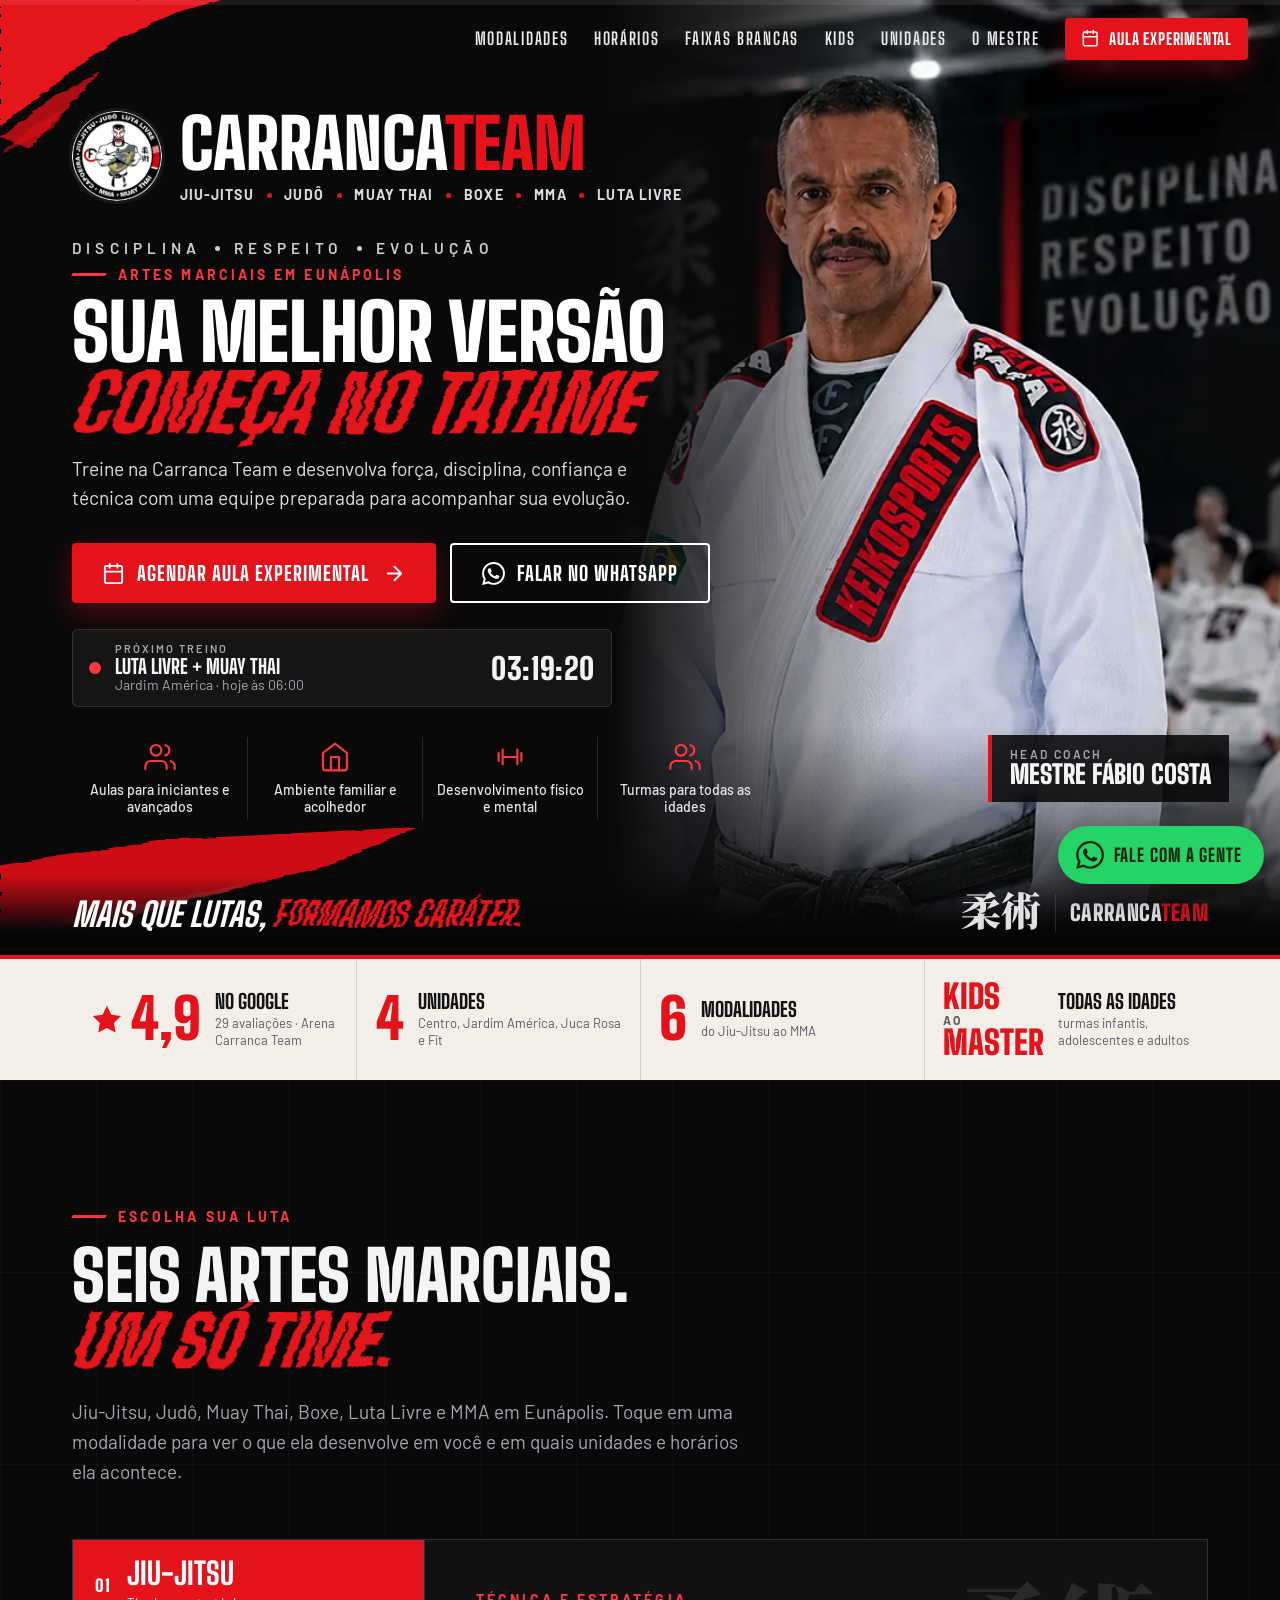
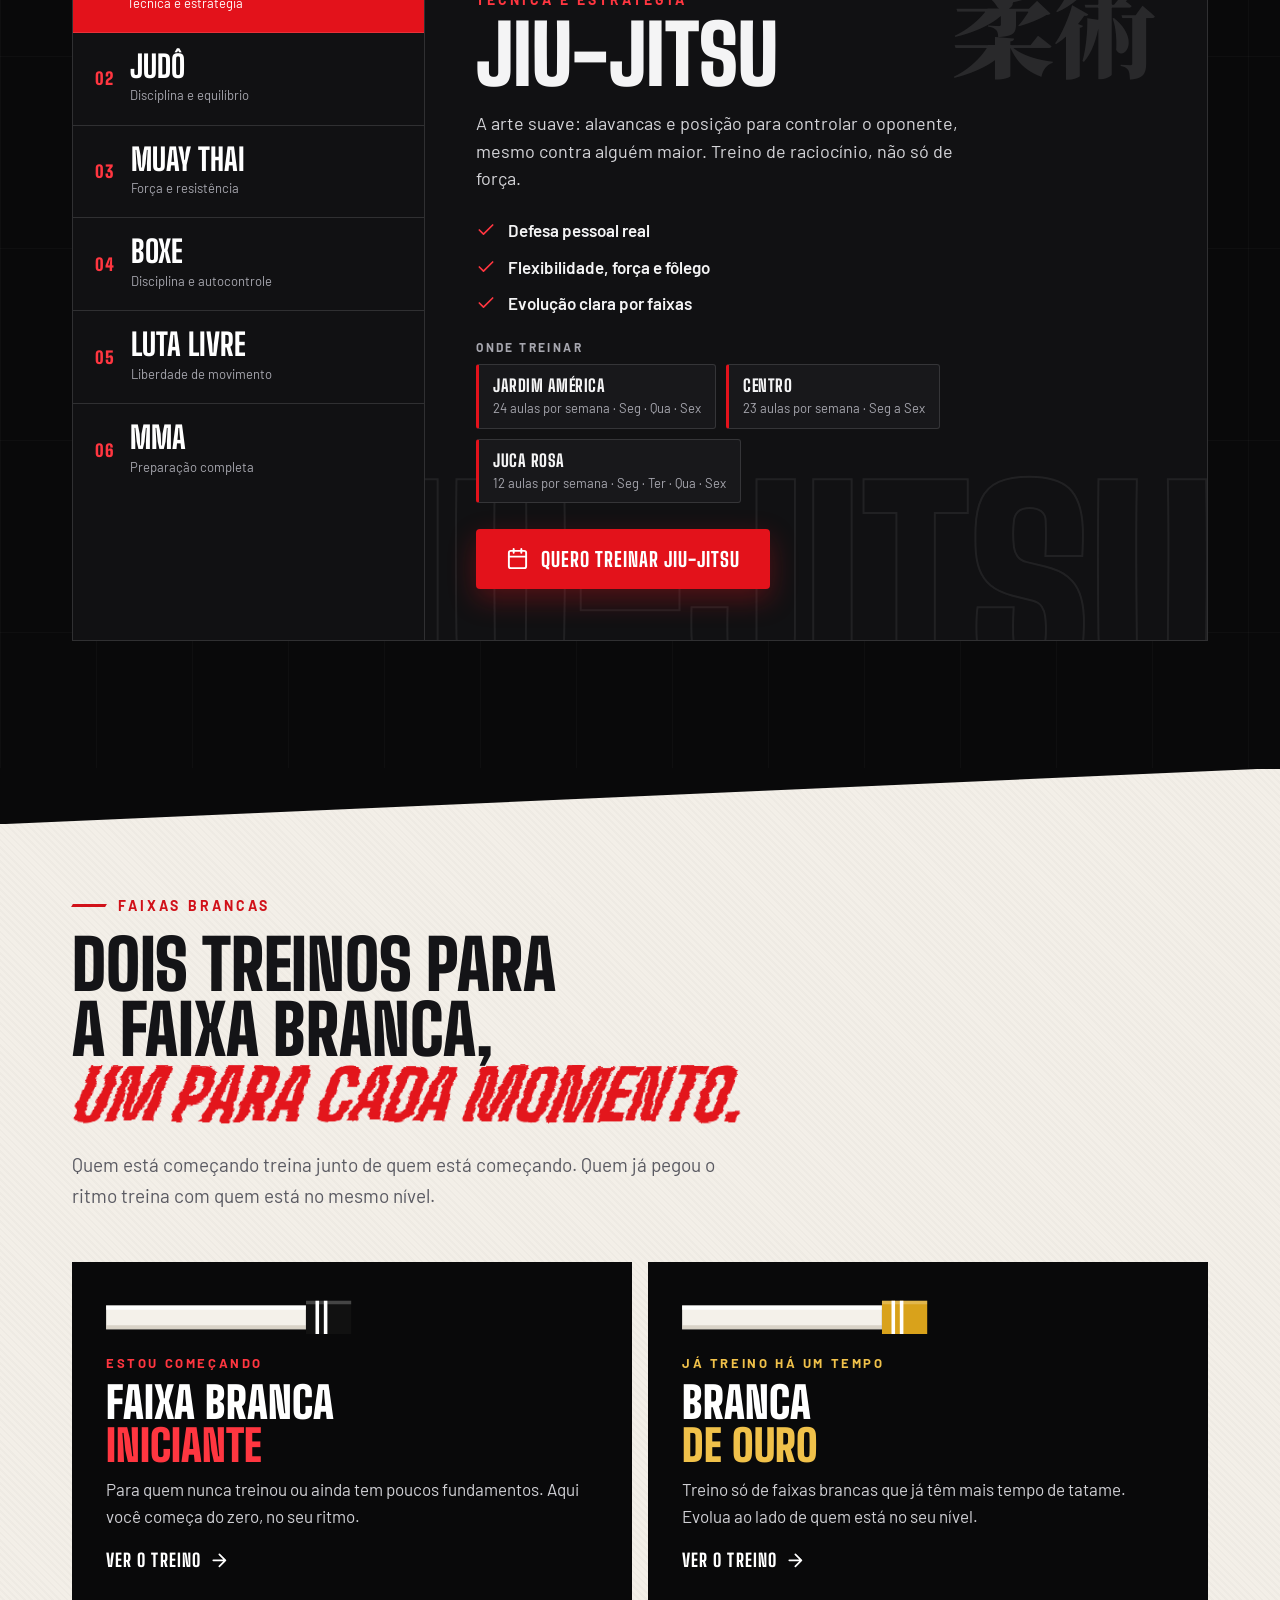
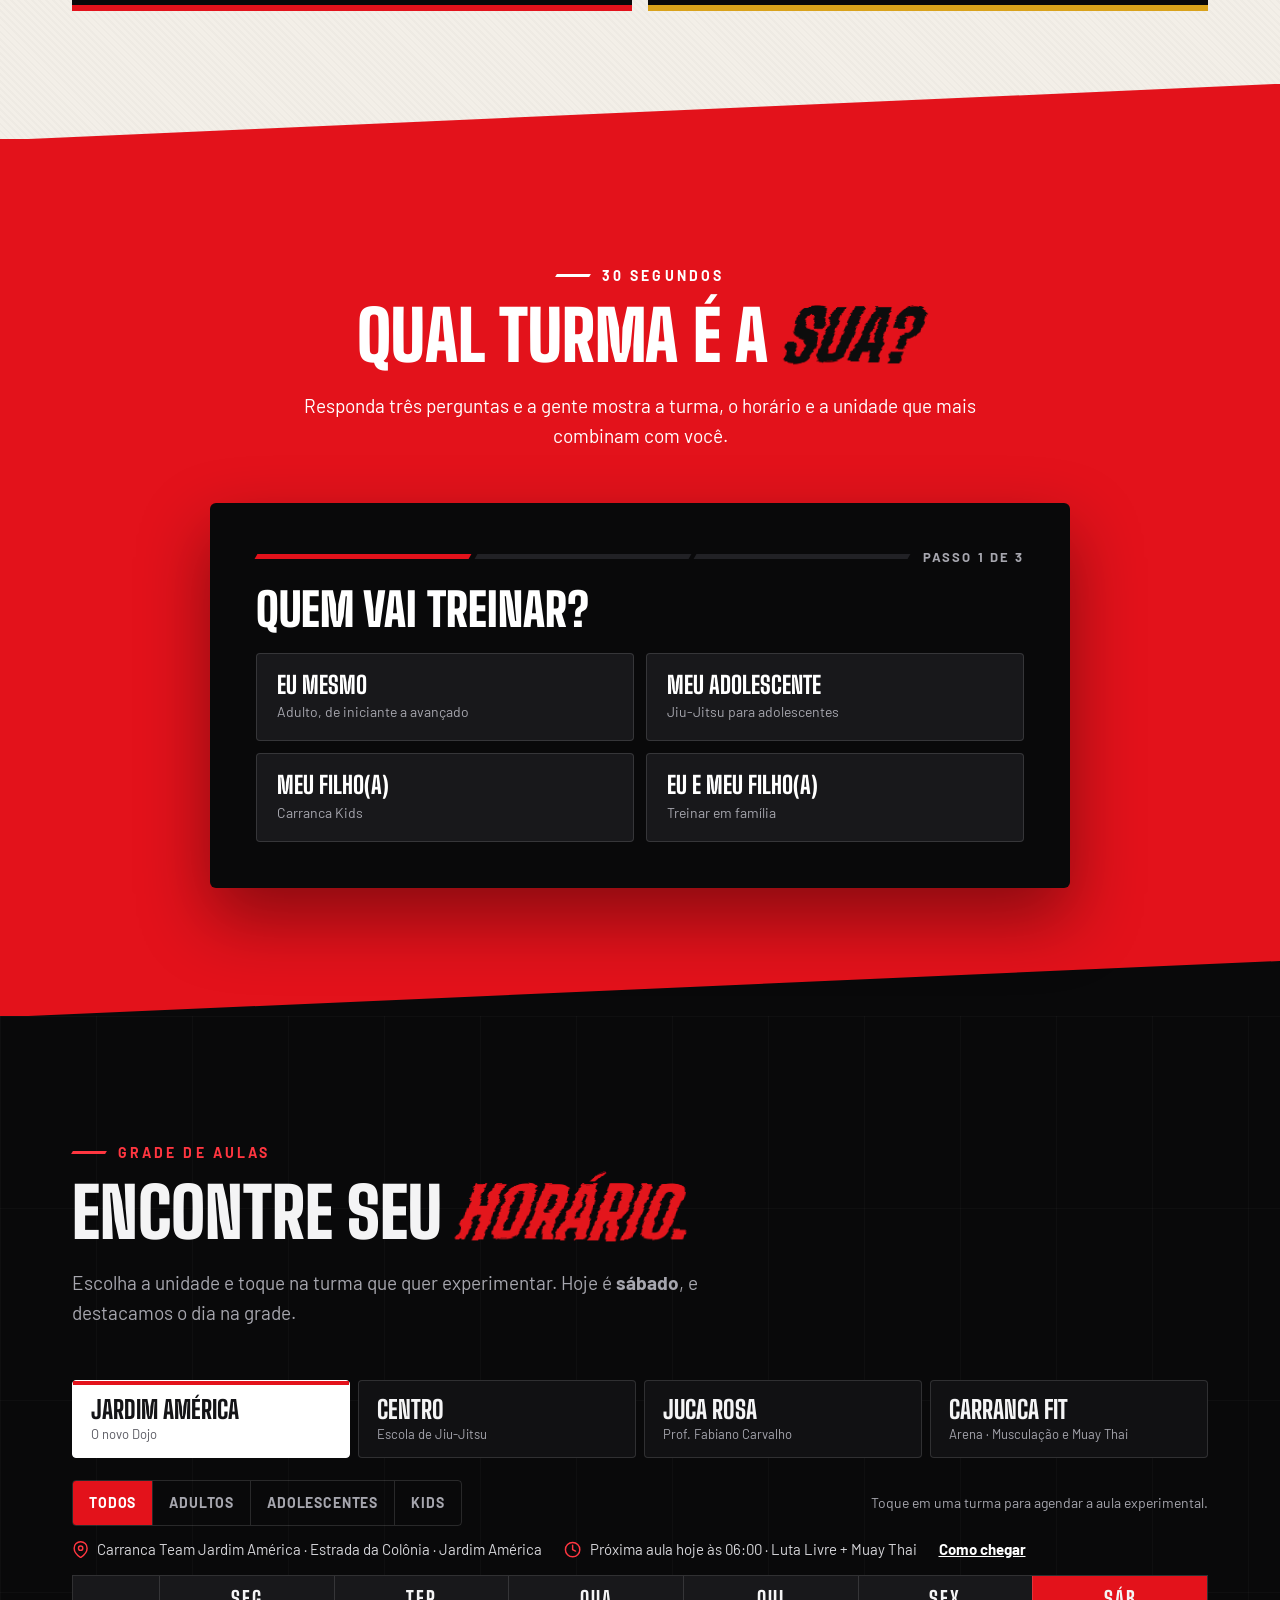
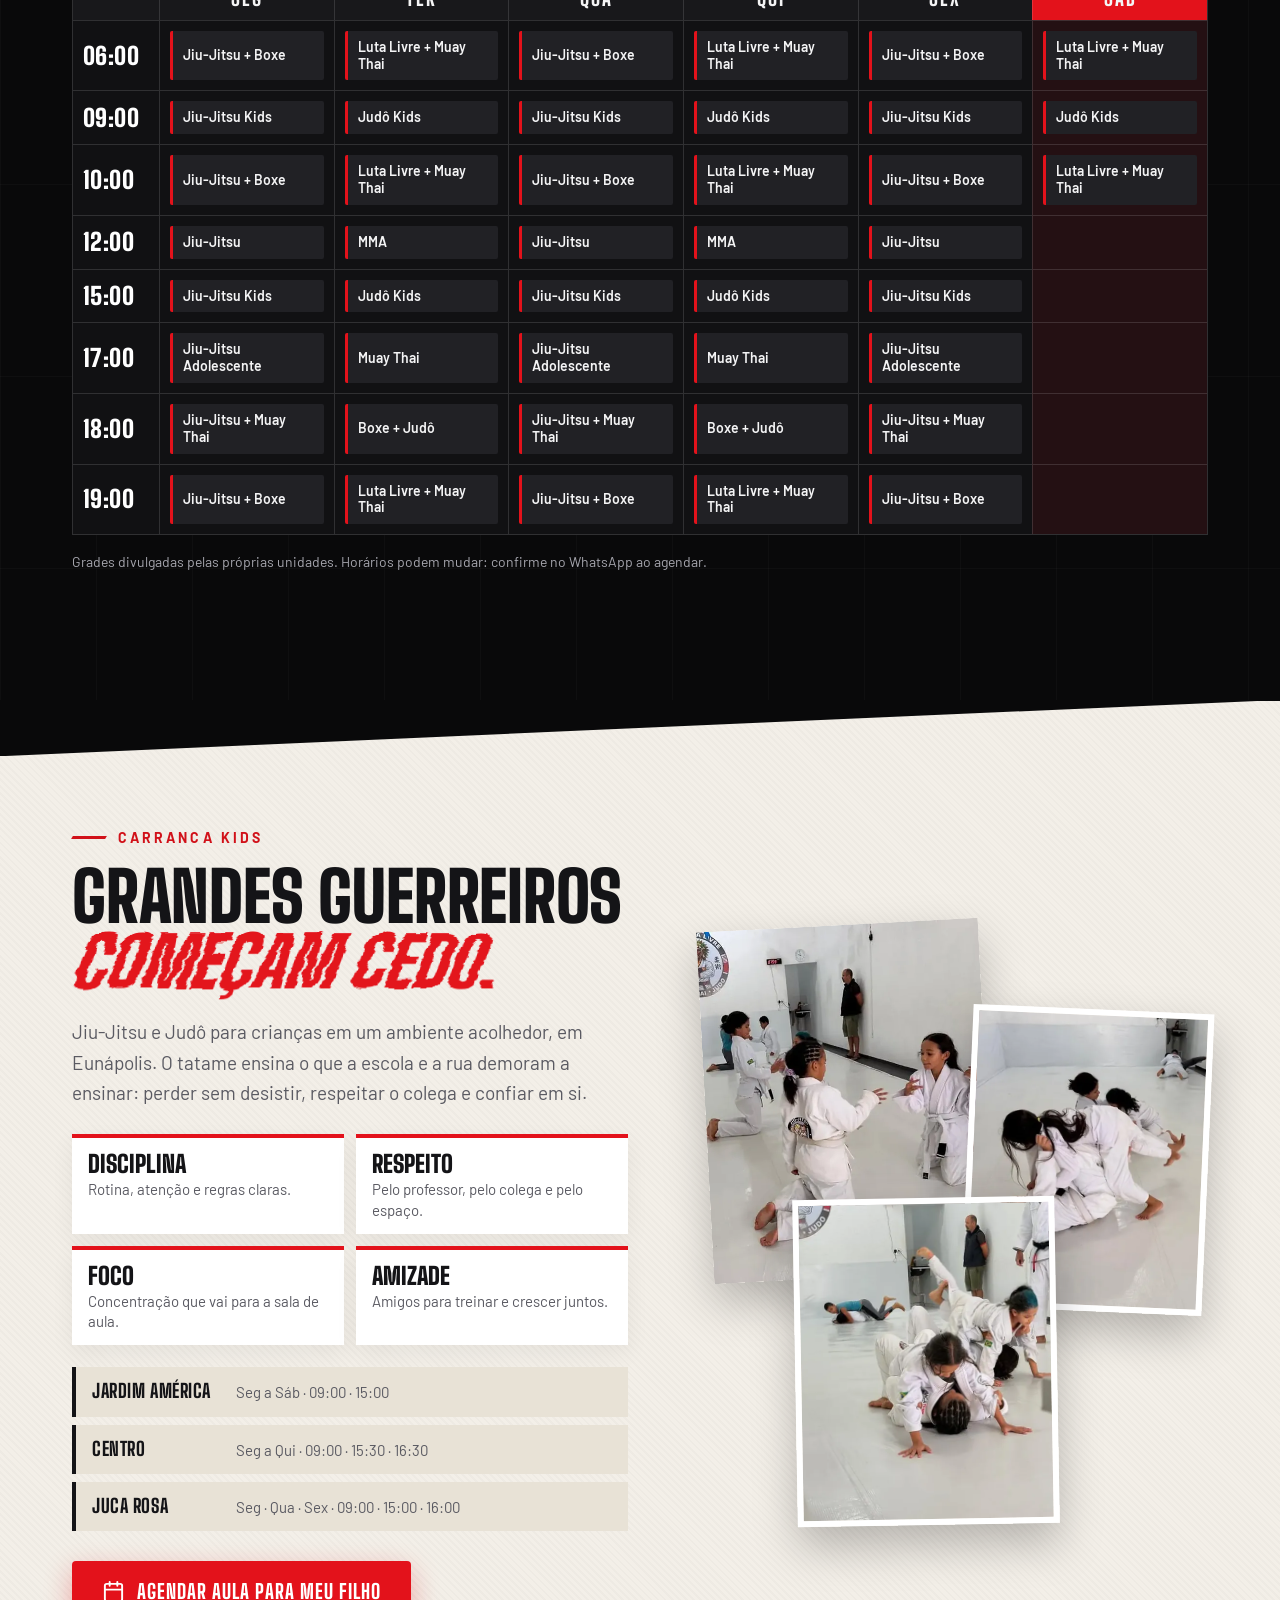
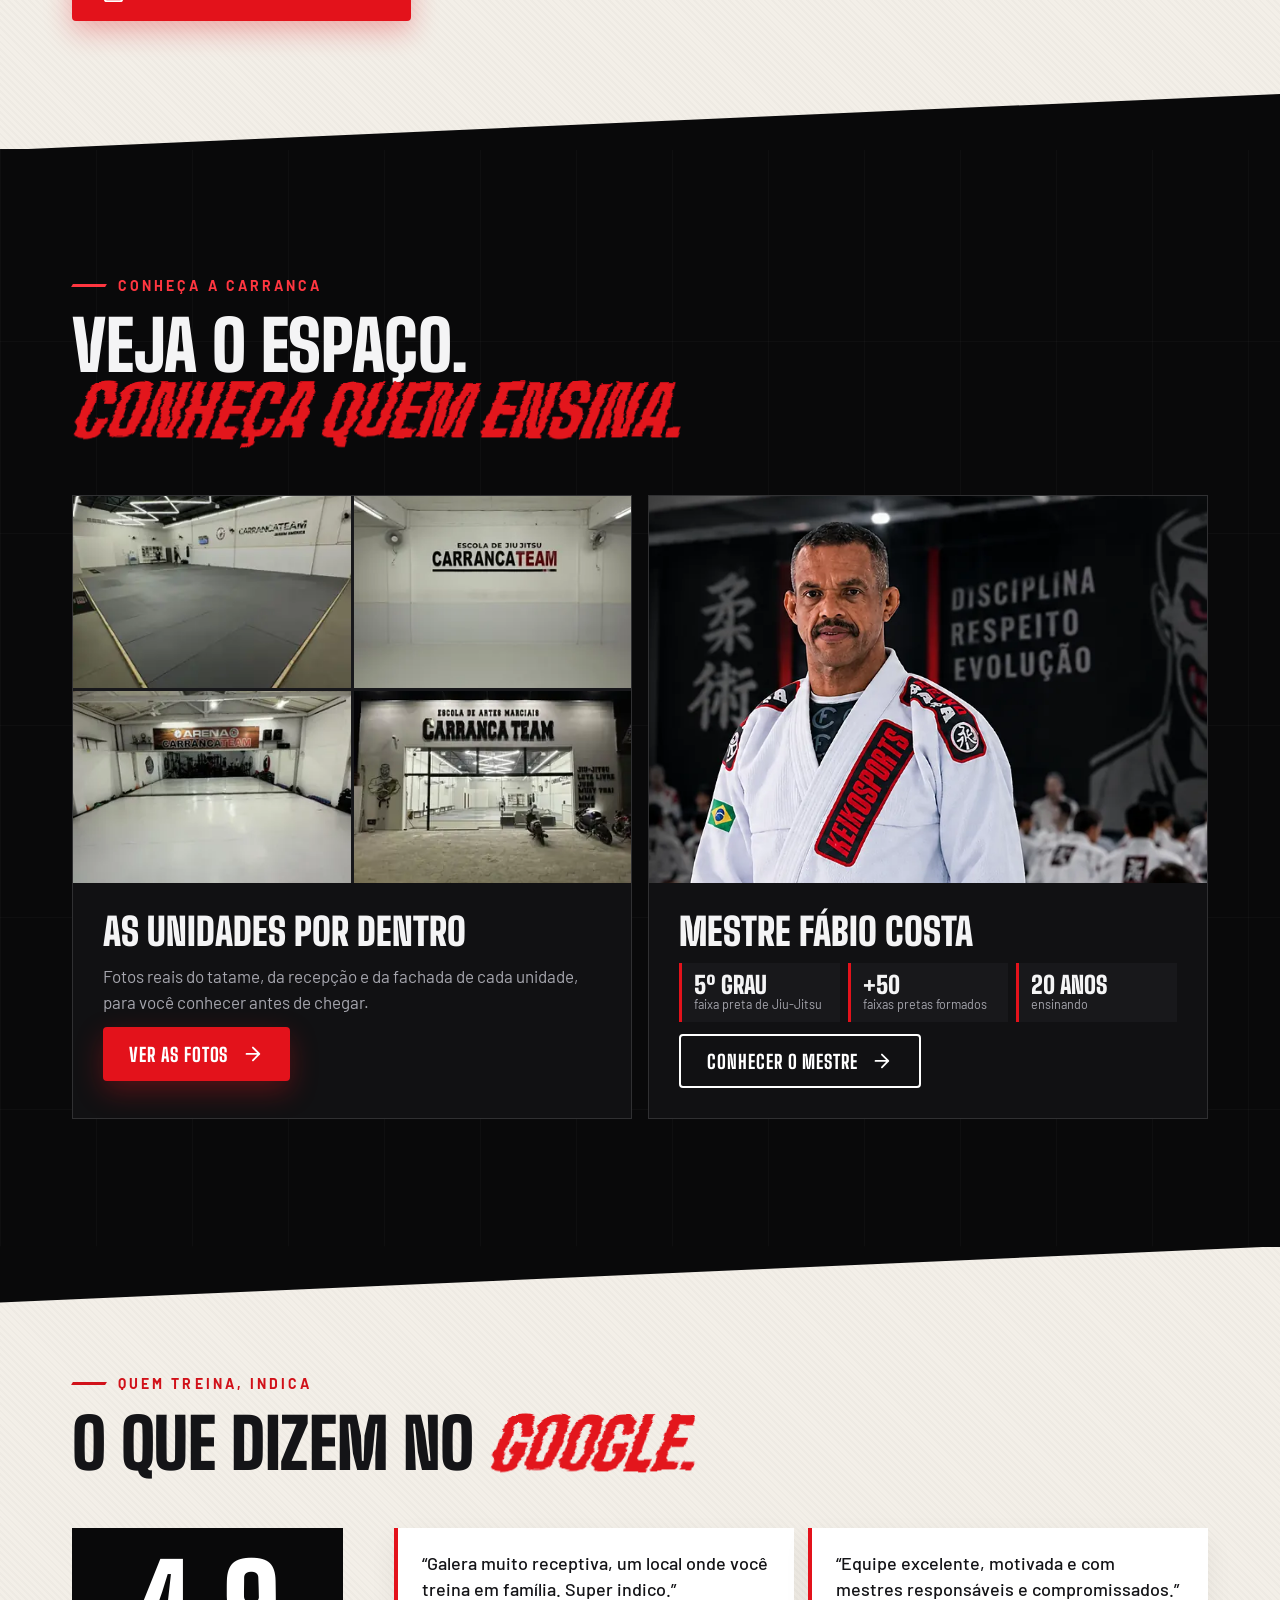
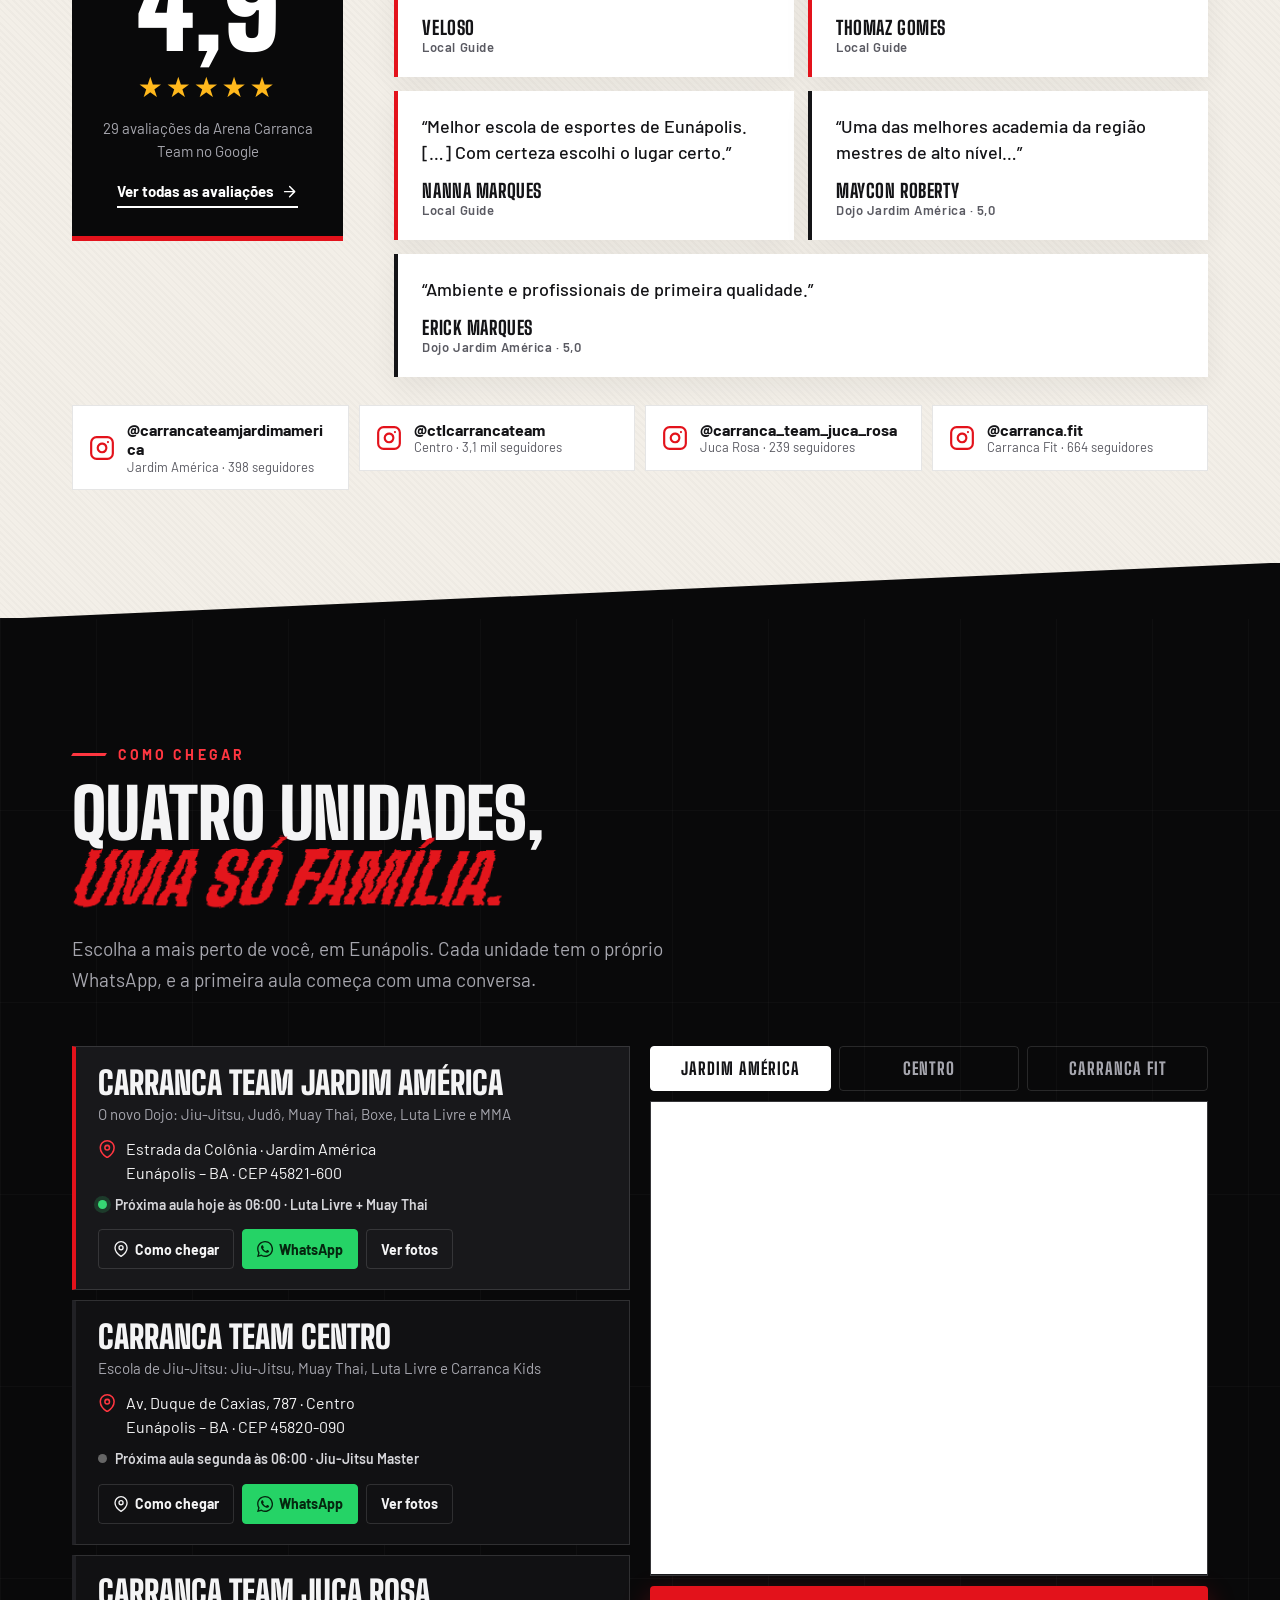
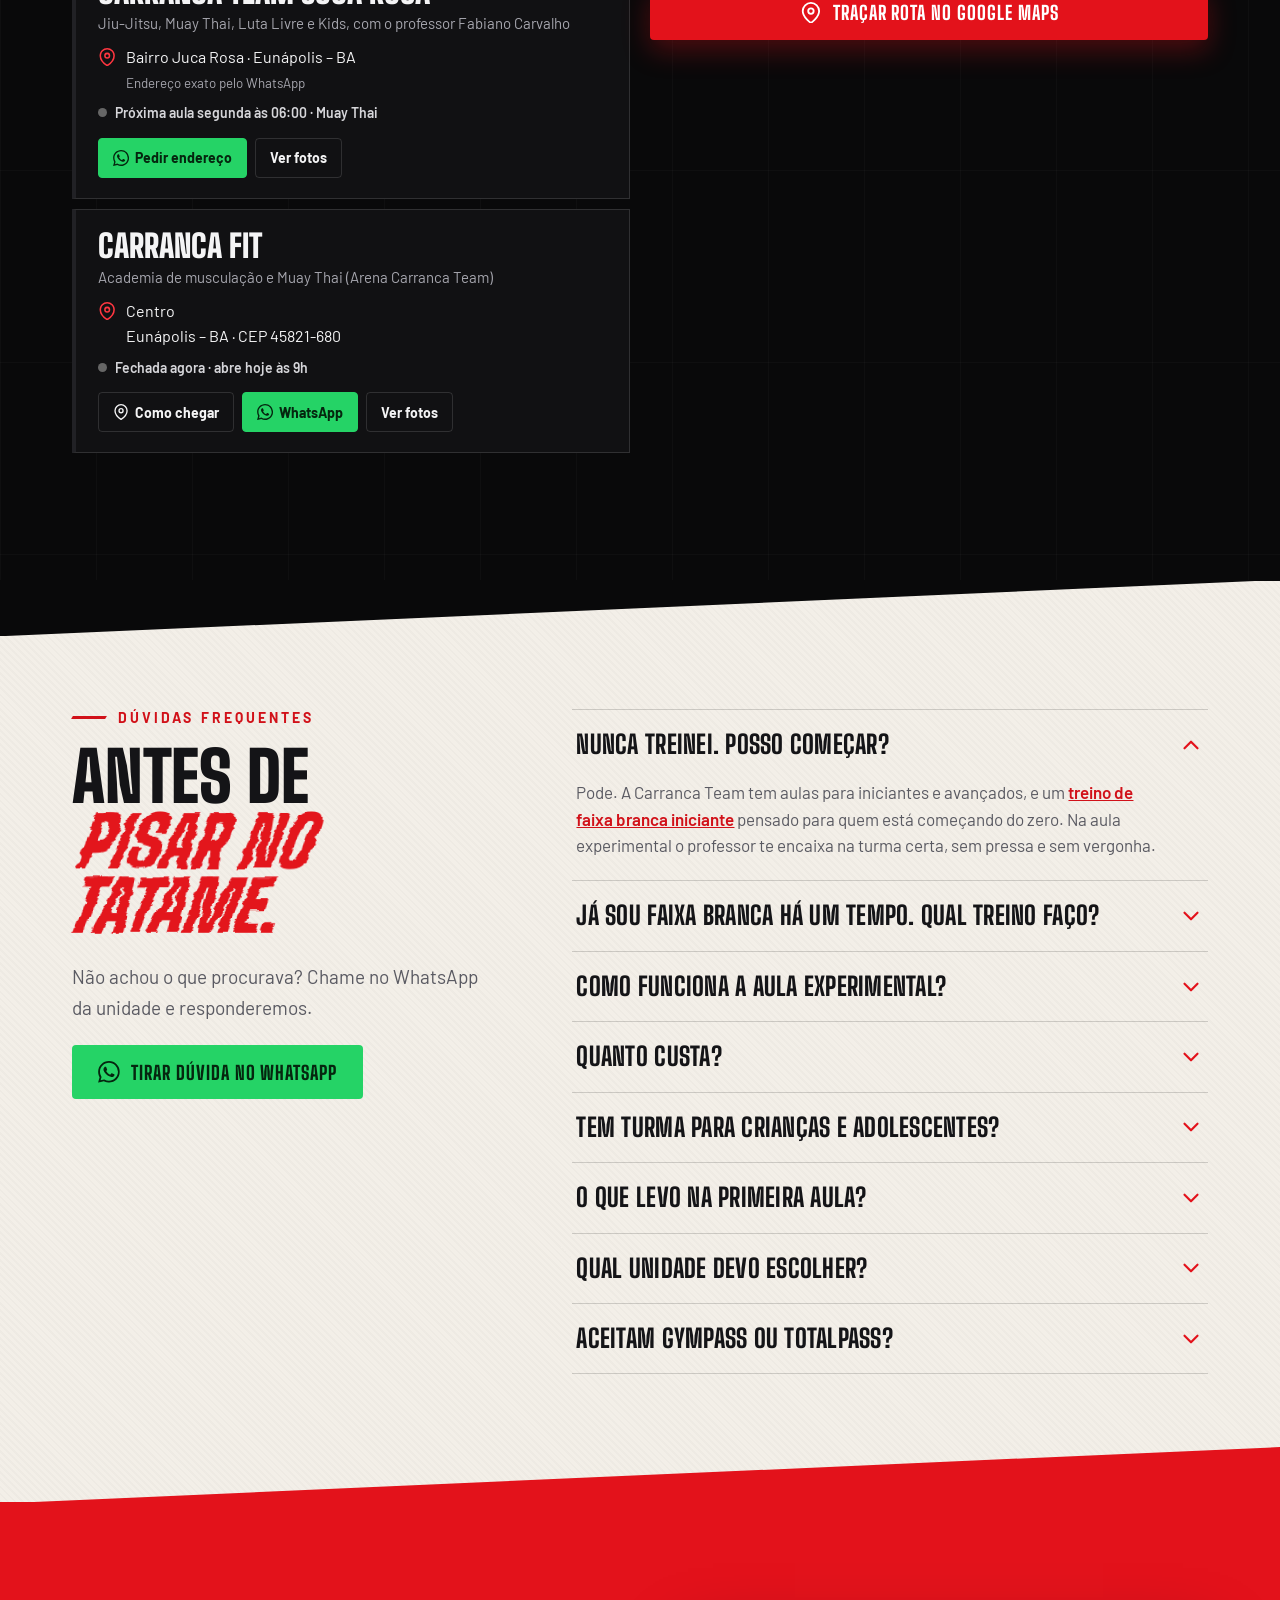
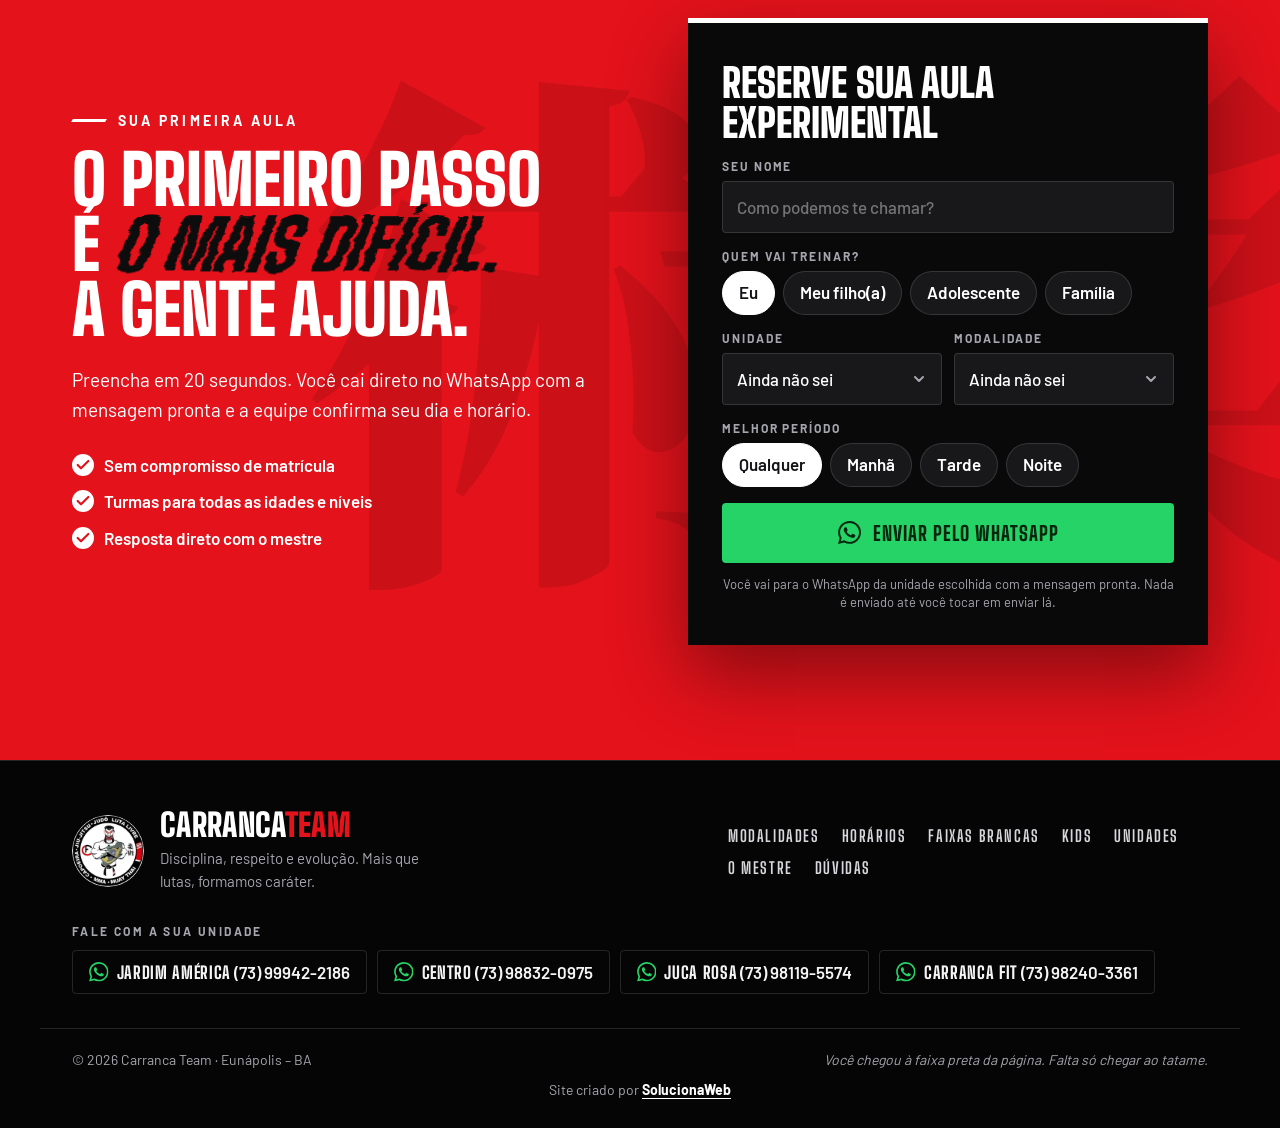
<file: index.html>
<!doctype html>
<html lang="pt-BR">
<head>
<meta charset="utf-8">
<meta name="viewport" content="width=device-width, initial-scale=1, viewport-fit=cover">
<title>Carranca Team | Jiu-Jitsu, Muay Thai e Judô em Eunápolis</title>
<meta name="description" content="Jiu-Jitsu, Judô, Muay Thai, Boxe, Luta Livre e MMA em Eunápolis (BA). 4 unidades, turmas para todas as idades e aula experimental pelo WhatsApp.">
<meta name="robots" content="index, follow, max-image-preview:large">
<meta name="theme-color" content="#09090a">
<meta name="color-scheme" content="dark">
<link rel="icon" href="favicon.ico" sizes="16x16 32x32 48x48">
<link rel="icon" type="image/png" sizes="96x96" href="assets/img/favicon-96.png">
<link rel="apple-touch-icon" href="assets/img/apple-touch-icon.png">
<link rel="canonical" href="https://carrancateam.com.br/">
<meta property="og:type" content="website">
<meta property="og:locale" content="pt_BR">
<meta property="og:site_name" content="Carranca Team">
<meta property="og:title" content="Carranca Team · Sua melhor versão começa no tatame">
<meta property="og:description" content="Jiu-Jitsu, Judô, Muay Thai, Boxe, Luta Livre e MMA em Eunápolis. Agende sua aula experimental.">
<meta property="og:url" content="https://carrancateam.com.br/">
<meta property="og:image" content="https://carrancateam.com.br/assets/img/og-card.jpg">
<meta property="og:image:type" content="image/jpeg">
<meta property="og:image:width" content="1200">
<meta property="og:image:height" content="630">
<meta property="og:image:alt" content="Carranca Team, artes marciais em Eunápolis: Jiu-Jitsu, Judô, Muay Thai, Boxe, MMA e Luta Livre, com o Mestre Fábio Costa de kimono e a frase Sua melhor versão começa no tatame">
<meta name="twitter:card" content="summary_large_image">
<meta name="twitter:title" content="Carranca Team · Sua melhor versão começa no tatame">
<meta name="twitter:description" content="Jiu-Jitsu, Judô, Muay Thai, Boxe, Luta Livre e MMA em Eunápolis. Agende sua aula experimental.">
<meta name="twitter:image" content="https://carrancateam.com.br/assets/img/og-card.jpg">
<meta name="twitter:image:alt" content="Carranca Team, artes marciais em Eunápolis: Jiu-Jitsu, Judô, Muay Thai, Boxe, MMA e Luta Livre, com o Mestre Fábio Costa de kimono e a frase Sua melhor versão começa no tatame">

<link rel="preload" as="image" href="assets/img/hero-mestre.webp" imagesrcset="assets/img/hero-mestre-m.webp 781w, assets/img/hero-mestre.webp 1172w" imagesizes="(max-width: 900px) 100vw, 52vw">
<link rel="stylesheet" href="assets/css/site.css">
<script>document.documentElement.className += ' js';</script>
<script type="application/ld+json">
{
  "@context": "https://schema.org",
  "@graph": [
    {
      "@type": "WebSite",
      "@id": "https://carrancateam.com.br/#website",
      "url": "https://carrancateam.com.br/",
      "name": "Carranca Team",
      "inLanguage": "pt-BR",
      "publisher": {
        "@id": "https://carrancateam.com.br/#organization"
      }
    },
    {
      "@type": "Organization",
      "@id": "https://carrancateam.com.br/#organization",
      "name": "Carranca Team",
      "url": "https://carrancateam.com.br/",
      "logo": {
        "@type": "ImageObject",
        "url": "https://carrancateam.com.br/assets/img/emblema.webp",
        "width": 512,
        "height": 512
      },
      "slogan": "Mais que lutas, formamos caráter.",
      "telephone": "+5573988320975",
      "knowsAbout": [
        "Jiu-Jitsu",
        "Judô",
        "Muay Thai",
        "Boxe",
        "Luta Livre",
        "MMA"
      ],
      "areaServed": {
        "@type": "City",
        "name": "Eunápolis"
      },
      "location": [
        {
          "@id": "https://carrancateam.com.br/unidades.html#jardim"
        },
        {
          "@id": "https://carrancateam.com.br/unidades.html#centro"
        },
        {
          "@id": "https://carrancateam.com.br/unidades.html#jucarosa"
        },
        {
          "@id": "https://carrancateam.com.br/unidades.html#fit"
        }
      ],
      "sameAs": [
        "https://www.instagram.com/carrancateamjardimamerica/",
        "https://www.instagram.com/ctlcarrancateam/",
        "https://www.instagram.com/carranca_team_juca_rosa/",
        "https://www.instagram.com/carranca.fit/"
      ]
    },
    {
      "@type": "SportsActivityLocation",
      "@id": "https://carrancateam.com.br/unidades.html#jardim",
      "url": "https://carrancateam.com.br/unidades.html#jardim",
      "name": "Carranca Team Jardim América",
      "description": "Dojo da Carranca Team no Jardim América, em Eunápolis, com Jiu-Jitsu, Judô, Muay Thai, Boxe, Luta Livre e MMA.",
      "telephone": "+5573999422186",
      "address": {
        "@type": "PostalAddress",
        "streetAddress": "Estrada da Colônia, Jardim América",
        "addressLocality": "Eunápolis",
        "addressRegion": "BA",
        "postalCode": "45821-600",
        "addressCountry": "BR"
      },
      "geo": {
        "@type": "GeoCoordinates",
        "latitude": -16.3710416,
        "longitude": -39.6041838
      },
      "hasMap": "https://www.google.com/maps/search/?api=1&query=-16.3710416,-39.6041838",
      "image": [
        "https://carrancateam.com.br/assets/img/u-jardim-01.webp",
        "https://carrancateam.com.br/assets/img/u-jardim-02.webp"
      ],
      "parentOrganization": {
        "@id": "https://carrancateam.com.br/#organization"
      },
      "sameAs": [
        "https://www.instagram.com/carrancateamjardimamerica/"
      ]
    },
    {
      "@type": "SportsActivityLocation",
      "@id": "https://carrancateam.com.br/unidades.html#centro",
      "url": "https://carrancateam.com.br/unidades.html#centro",
      "name": "Carranca Team Centro",
      "description": "Escola de Jiu-Jitsu da Carranca Team, no Centro de Eunápolis, com Jiu-Jitsu, Luta Livre, Muay Thai e Carranca Kids.",
      "telephone": "+5573988320975",
      "address": {
        "@type": "PostalAddress",
        "streetAddress": "Av. Duque de Caxias, 787, Centro",
        "addressLocality": "Eunápolis",
        "addressRegion": "BA",
        "postalCode": "45820-090",
        "addressCountry": "BR"
      },
      "geo": {
        "@type": "GeoCoordinates",
        "latitude": -16.3728581,
        "longitude": -39.5869182
      },
      "hasMap": "https://www.google.com/maps/search/?api=1&query=-16.3728581,-39.5869182",
      "image": [
        "https://carrancateam.com.br/assets/img/u-centro-01.webp",
        "https://carrancateam.com.br/assets/img/u-centro-02.webp"
      ],
      "parentOrganization": {
        "@id": "https://carrancateam.com.br/#organization"
      },
      "sameAs": [
        "https://www.instagram.com/ctlcarrancateam/"
      ]
    },
    {
      "@type": "SportsActivityLocation",
      "@id": "https://carrancateam.com.br/unidades.html#jucarosa",
      "url": "https://carrancateam.com.br/unidades.html#jucarosa",
      "name": "Carranca Team Juca Rosa",
      "description": "Unidade da Carranca Team no bairro Juca Rosa, em Eunápolis, com Jiu-Jitsu, Muay Thai, Luta Livre e turmas Kids.",
      "telephone": "+5573981195574",
      "address": {
        "@type": "PostalAddress",
        "addressLocality": "Eunápolis",
        "addressRegion": "BA",
        "addressCountry": "BR"
      },
      "parentOrganization": {
        "@id": "https://carrancateam.com.br/#organization"
      },
      "sameAs": [
        "https://www.instagram.com/carranca_team_juca_rosa/"
      ]
    },
    {
      "@type": "ExerciseGym",
      "@id": "https://carrancateam.com.br/unidades.html#fit",
      "url": "https://carrancateam.com.br/unidades.html#fit",
      "name": "Carranca Fit",
      "alternateName": "Arena Carranca Team",
      "description": "Academia de musculação e Muay Thai, também conhecida como Arena Carranca Team, em Eunápolis. Divulga Gympass e TotalPass.",
      "telephone": "+5573982403361",
      "address": {
        "@type": "PostalAddress",
        "addressLocality": "Eunápolis",
        "addressRegion": "BA",
        "postalCode": "45821-680",
        "addressCountry": "BR"
      },
      "geo": {
        "@type": "GeoCoordinates",
        "latitude": -16.3775625,
        "longitude": -39.5838125
      },
      "hasMap": "https://www.google.com/maps/search/?api=1&query=-16.3775625,-39.5838125",
      "image": [
        "https://carrancateam.com.br/assets/img/u-fit-01.webp",
        "https://carrancateam.com.br/assets/img/u-fit-02.webp"
      ],
      "parentOrganization": {
        "@id": "https://carrancateam.com.br/#organization"
      },
      "sameAs": [
        "https://www.instagram.com/carranca.fit/"
      ]
    },
    {
      "@type": "WebPage",
      "@id": "https://carrancateam.com.br/#webpage",
      "url": "https://carrancateam.com.br/",
      "name": "Carranca Team | Jiu-Jitsu, Muay Thai e Judô em Eunápolis",
      "description": "Jiu-Jitsu, Judô, Muay Thai, Boxe, Luta Livre e MMA em Eunápolis (BA). 4 unidades, turmas para todas as idades e aula experimental pelo WhatsApp.",
      "inLanguage": "pt-BR",
      "isPartOf": {
        "@id": "https://carrancateam.com.br/#website"
      },
      "about": {
        "@id": "https://carrancateam.com.br/#organization"
      }
    }
  ]
}
</script>
</head>

<body class="p-home">
<a class="skip" href="#conteudo">Pular para o conteúdo</a>

<svg width="0" height="0" style="position:absolute" aria-hidden="true" focusable="false">
  <defs>
    <filter id="rough" x="-4%" y="-12%" width="108%" height="126%">
      <feTurbulence type="fractalNoise" baseFrequency="0.028 0.11" numOctaves="3" seed="11" result="n"/>
      <feDisplacementMap in="SourceGraphic" in2="n" scale="7" xChannelSelector="R" yChannelSelector="G"/>
    </filter>
    <symbol id="i-cal" viewBox="0 0 24 24"><rect x="3" y="4" width="18" height="18" rx="2"/><path d="M16 2v4M8 2v4M3 10h18"/></symbol>
    <symbol id="i-pin" viewBox="0 0 24 24"><path d="M21 10c0 7-9 13-9 13S3 17 3 10a9 9 0 0 1 18 0z"/><circle cx="12" cy="10" r="3"/></symbol>
    <symbol id="i-clock" viewBox="0 0 24 24"><circle cx="12" cy="12" r="10"/><path d="M12 6v6l4 2"/></symbol>
    <symbol id="i-users" viewBox="0 0 24 24"><path d="M17 21v-2a4 4 0 0 0-4-4H5a4 4 0 0 0-4 4v2"/><circle cx="9" cy="7" r="4"/><path d="M23 21v-2a4 4 0 0 0-3-3.87M16 3.13a4 4 0 0 1 0 7.75"/></symbol>
    <symbol id="i-home" viewBox="0 0 24 24"><path d="M3 9l9-7 9 7v11a2 2 0 0 1-2 2H5a2 2 0 0 1-2-2z"/><path d="M9 22V12h6v10"/></symbol>
    <symbol id="i-dumb" viewBox="0 0 24 24"><path d="M6.5 6.5v11M17.5 6.5v11M3.5 9v6M20.5 9v6M6.5 12h11"/></symbol>
    <symbol id="i-arrow" viewBox="0 0 24 24"><path d="M5 12h14M12 5l7 7-7 7"/></symbol>
    <symbol id="i-down" viewBox="0 0 24 24"><path d="M6 9l6 6 6-6"/></symbol>
    <symbol id="i-x" viewBox="0 0 24 24"><path d="M18 6 6 18M6 6l12 12"/></symbol>
    <symbol id="i-check" viewBox="0 0 24 24"><path d="M20 6 9 17l-5-5"/></symbol>
    <symbol id="i-ig" viewBox="0 0 24 24"><rect x="2" y="2" width="20" height="20" rx="5"/><path d="M16 11.37A4 4 0 1 1 12.63 8 4 4 0 0 1 16 11.37zM17.5 6.5h.01"/></symbol>
    <symbol id="i-menu" viewBox="0 0 24 24"><path d="M4 7h16M4 12h16M4 17h16"/></symbol>
    <symbol id="i-shield" viewBox="0 0 24 24"><path d="M12 22s8-4 8-10V5l-8-3-8 3v7c0 6 8 10 8 10z"/></symbol>
    <symbol id="i-star" viewBox="0 0 24 24"><path d="M12 2l3.09 6.26L22 9.27l-5 4.87 1.18 6.88L12 17.77l-6.18 3.25L7 14.14 2 9.27l6.91-1.01z"/></symbol>
    <symbol id="i-wa" viewBox="0 0 24 24"><path d="M17.472 14.382c-.297-.149-1.758-.867-2.03-.967-.273-.099-.471-.148-.67.15-.197.297-.767.966-.94 1.164-.173.199-.347.223-.644.075-.297-.15-1.255-.463-2.39-1.475-.883-.788-1.48-1.761-1.653-2.059-.173-.297-.018-.458.13-.606.134-.133.298-.347.446-.52.149-.174.198-.298.298-.497.099-.198.05-.371-.025-.52-.075-.149-.669-1.612-.916-2.207-.242-.579-.487-.5-.669-.51-.173-.008-.371-.01-.57-.01-.198 0-.52.074-.792.372-.272.297-1.04 1.016-1.04 2.479 0 1.462 1.065 2.875 1.213 3.074.149.198 2.096 3.2 5.077 4.487.709.306 1.262.489 1.694.625.712.227 1.36.195 1.871.118.571-.085 1.758-.719 2.006-1.413.248-.694.248-1.289.173-1.413-.074-.124-.272-.198-.57-.347m-5.421 7.403h-.004a9.87 9.87 0 01-5.031-1.378l-.361-.214-3.741.982.998-3.648-.235-.374a9.86 9.86 0 01-1.51-5.26c.001-5.45 4.436-9.884 9.888-9.884 2.64 0 5.122 1.03 6.988 2.898a9.825 9.825 0 012.893 6.994c-.003 5.45-4.437 9.884-9.885 9.884m8.413-18.297A11.815 11.815 0 0012.05 0C5.495 0 .16 5.335.157 11.892c0 2.096.547 4.142 1.588 5.945L.057 24l6.305-1.654a11.882 11.882 0 005.683 1.448h.005c6.554 0 11.89-5.335 11.893-11.893a11.821 11.821 0 00-3.48-8.413Z" stroke="none" fill="currentColor"/></symbol>
    <!-- faixa branca (a cor da tarja vem de --bar: preta = iniciante, dourada = branca de ouro) -->
    <symbol id="faixa-branca" viewBox="0 0 420 72">
      <path d="M0 16h336v40H0z" fill="#f4f1ea"/><path d="M0 16h336v7H0z" fill="#fff"/><path d="M0 49h336v7H0z" fill="#d9d3c7"/>
      <path d="M0 16h336v40H0z" fill="none" stroke="rgba(0,0,0,.14)"/>
      <path d="M336 8h76v56h-76z" fill="var(--bar,#111)"/><path d="M336 8h76v6h-76z" fill="rgba(255,255,255,.22)"/>
      <path d="M352 8h6v56h-6zM366 8h6v56h-6z" fill="var(--stripe,#fff)"/>
    </symbol>
  </defs>
</svg>

<!-- faixa que evolui conforme você rola a página -->
<div class="belt" id="belt" aria-hidden="true"><i></i></div>

<header class="hdr" id="hdr">
  <div class="wrap hdr__in">
    <a class="brand" href="#top" aria-label="Carranca Team, início">
      <img src="assets/img/emblema-192.webp" width="44" height="44" alt="">
      <span class="brand__t">CARRANCA<b>TEAM</b></span>
    </a>
    <nav class="nav" id="nav" aria-label="Principal">
      <a href="#modalidades">Modalidades</a>
      <a href="#horarios">Horários</a>
      <a href="faixas-brancas.html">Faixas brancas</a>
      <a href="#kids">Kids</a>
      <a href="unidades.html">Unidades</a>
      <a href="mestre-fabio.html">O Mestre</a>
      <a class="btn btn--red btn--sm nav__cta" href="#agendar" data-open="agenda"><svg class="ic"><use href="#i-cal"/></svg>Aula experimental</a>
    </nav>
    <button class="burger" id="burger" type="button" aria-expanded="false" aria-controls="nav" aria-label="Abrir menu"><svg class="ic"><use href="#i-menu"/></svg></button>
  </div>
</header>

<main id="conteudo">
<section class="hero" id="top">
  <div class="hero__deco" aria-hidden="true">
    <svg class="slash slash--a" viewBox="0 0 420 260" preserveAspectRatio="none"><g filter="url(#rough)" fill="#e3121b"><path d="M0 0H330L262 20 168 66 96 120 0 198Z"/><path d="M0 214 82 150 150 112 118 148 44 232Z" opacity=".75"/><path d="M0 240 60 190 100 168 80 200Z" opacity=".55"/></g></svg>
    <svg class="slash slash--b" viewBox="0 0 420 200" preserveAspectRatio="none"><g filter="url(#rough)"><path d="M0 200 0 60 150 20 380 0 300 60 160 120 60 170Z" fill="#e3121b" opacity=".9"/><path d="M0 200 40 150 220 90 120 160Z" fill="#fff" opacity=".08"/></g></svg>
  </div>

  <div class="wrap hero__grid">
    <div class="hero__copy">
      <div class="lockup">
        <img class="lockup__emb" src="assets/img/emblema-192.webp" width="96" height="96" alt="Emblema da Carranca Team">
        <div>
          <p class="wordmark" aria-hidden="true">CARRANCA<b>TEAM</b></p>
          <ul class="mods" aria-label="Modalidades">
            <li>Jiu-Jitsu</li><li>Judô</li><li>Muay Thai</li><li>Boxe</li><li>MMA</li><li>Luta Livre</li>
          </ul>
        </div>
      </div>

      <p class="eyebrow">Disciplina <i></i> Respeito <i></i> Evolução</p>
      <h1 class="h1"><span class="kicker">Artes marciais em Eunápolis</span> <span class="h1__a">Sua melhor versão</span> <span class="brush">começa no tatame</span></h1>
      <p class="lead">Treine na Carranca Team e desenvolva força, disciplina, confiança e técnica com uma equipe preparada para acompanhar sua evolução.</p>

      <div class="cta-row">
        <a class="btn btn--red btn--lg" href="#agendar" data-open="agenda" data-where="hero"><svg class="ic"><use href="#i-cal"/></svg>Agendar aula experimental<svg class="ic ic--r"><use href="#i-arrow"/></svg></a>
        <a class="btn btn--line btn--lg" href="https://wa.me/5573988320975?text=Ol%C3%A1!%20Vim%20pelo%20site%20e%20quero%20saber%20mais%20sobre%20as%20aulas%20da%20Carranca%20Team." data-zap data-where="hero" target="_blank" rel="noopener"><svg class="ic ic--fill"><use href="#i-wa"/></svg>Falar no WhatsApp</a>
      </div>

      <div class="next" id="nextClass" hidden>
        <span class="next__dot" aria-hidden="true"></span>
        <div class="next__txt"><small>Próximo treino</small><b id="nextWhat">—</b><span id="nextWhere"></span></div>
        <div class="next__time" id="nextTime" aria-live="off">--:--:--</div>
      </div>

      <ul class="pillars">
        <li><svg class="ic"><use href="#i-users"/></svg><span>Aulas para iniciantes e avançados</span></li>
        <li><svg class="ic"><use href="#i-home"/></svg><span>Ambiente familiar e acolhedor</span></li>
        <li><svg class="ic"><use href="#i-dumb"/></svg><span>Desenvolvimento físico e mental</span></li>
        <li><svg class="ic"><use href="#i-users"/></svg><span>Turmas para todas as idades</span></li>
      </ul>
    </div>

    <figure class="hero__photo">
      <img src="assets/img/hero-mestre.webp" srcset="assets/img/hero-mestre-m.webp 781w, assets/img/hero-mestre.webp 1172w" sizes="(max-width: 900px) 100vw, 52vw" width="1172" height="1218" alt="Mestre Fábio Costa, de kimono branco, diante de um painel com a frase Disciplina, Respeito, Evolução, com alunos sentados ao fundo" fetchpriority="high">
      <figcaption class="namecard"><small>Head Coach</small><b>Mestre Fábio Costa</b></figcaption>
    </figure>
  </div>

  <div class="hero__base">
    <div class="wrap hero__base-in">
      <p class="slogan"><span>Mais que lutas,</span> <em class="brush">formamos caráter.</em></p>
      <p class="seal" aria-hidden="true"><span class="kanji">柔術</span><i></i><b>CARRANCA<span>TEAM</span></b></p>
    </div>
  </div>
</section>

<section class="trust" aria-label="Carranca Team em números">
  <div class="wrap trust__row">
    <div class="trust__i"><span class="trust__big"><svg class="ic ic--star"><use href="#i-star"/></svg>4,9</span><span class="trust__t"><b>no Google</b><small>29 avaliações · Arena Carranca Team</small></span></div>
    <div class="trust__i"><span class="trust__big">4</span><span class="trust__t"><b>unidades</b><small>Centro, Jardim América, Juca Rosa e Fit</small></span></div>
    <div class="trust__i"><span class="trust__big">6</span><span class="trust__t"><b>modalidades</b><small>do Jiu-Jitsu ao MMA</small></span></div>
    <div class="trust__i"><span class="trust__big trust__big--sm">Kids<i>ao</i>Master</span><span class="trust__t"><b>todas as idades</b><small>turmas infantis, adolescentes e adultos</small></span></div>
  </div>
</section>

<section class="sec sec--ink" id="modalidades">
  <div class="wrap">
    <header class="sec__head rv">
      <p class="kicker">Escolha sua luta</p>
      <h2 class="h2">Seis artes marciais. <span class="brush brush--sm">Um só time.</span></h2>
      <p class="sec__lead">Jiu-Jitsu, Judô, Muay Thai, Boxe, Luta Livre e MMA em Eunápolis. Toque em uma modalidade para ver o que ela desenvolve em você e em quais unidades e horários ela acontece.</p>
    </header>
    <div class="mod rv" id="mod">
      <div class="mod__tabs" id="modTabs" role="tablist" aria-label="Modalidades" aria-orientation="vertical"></div>
      <div class="mod__panel" id="modPanel" role="tabpanel" tabindex="0">
        <article class="mod__body" data-fallback>
          <p class="mod__lema">Técnica e estratégia</p>
          <h3 class="mod__name">Jiu-Jitsu</h3>
          <p class="mod__txt">A arte suave: alavancas e posição para controlar o oponente, mesmo contra alguém maior. Treino de raciocínio, não só de força.</p>
          <ul class="mod__pts">
            <li><svg class="ic"><use href="#i-check"/></svg>Defesa pessoal real</li>
            <li><svg class="ic"><use href="#i-check"/></svg>Flexibilidade, força e fôlego</li>
            <li><svg class="ic"><use href="#i-check"/></svg>Evolução clara por faixas</li>
          </ul>
          <div class="mod__where">
            <h4>Onde treinar</h4>
            <ul>
              <li><b>Jardim América</b><span>24 aulas por semana · Seg · Qua · Sex</span></li>
              <li><b>Centro</b><span>23 aulas por semana · Seg a Sex</span></li>
              <li><b>Juca Rosa</b><span>12 aulas por semana · Seg · Ter · Qua · Sex</span></li>
            </ul>
          </div>
        </article>
        <article class="mod__body" data-fallback>
          <p class="mod__lema">Disciplina e equilíbrio</p>
          <h3 class="mod__name">Judô</h3>
          <p class="mod__txt">Quedas, projeções e controle no solo. Ensina a cair, a se equilibrar e a respeitar o parceiro: a base de qualquer luta.</p>
          <ul class="mod__pts">
            <li><svg class="ic"><use href="#i-check"/></svg>Equilíbrio e coordenação</li>
            <li><svg class="ic"><use href="#i-check"/></svg>Etiqueta e respeito no tatame</li>
            <li><svg class="ic"><use href="#i-check"/></svg>Ótimo para os pequenos</li>
          </ul>
          <div class="mod__where">
            <h4>Onde treinar</h4>
            <ul>
              <li><b>Jardim América</b><span>7 aulas por semana · Ter · Qui · Sáb</span></li>
            </ul>
          </div>
        </article>
        <article class="mod__body" data-fallback>
          <p class="mod__lema">Força e resistência</p>
          <h3 class="mod__name">Muay Thai</h3>
          <p class="mod__txt">A arte das oito armas: socos, chutes, joelhos e cotoveladas. Treino intenso de condicionamento e potência.</p>
          <ul class="mod__pts">
            <li><svg class="ic"><use href="#i-check"/></svg>Cardio e queima calórica altos</li>
            <li><svg class="ic"><use href="#i-check"/></svg>Defesa pessoal em pé</li>
            <li><svg class="ic"><use href="#i-check"/></svg>Alívio do estresse do dia</li>
          </ul>
          <div class="mod__where">
            <h4>Onde treinar</h4>
            <ul>
              <li><b>Jardim América</b><span>13 aulas por semana · Seg a Sáb</span></li>
              <li><b>Centro</b><span>3 aulas por semana · Seg · Qua · Sex</span></li>
              <li><b>Juca Rosa</b><span>3 aulas por semana · Seg</span></li>
              <li><b>Carranca Fit</b><span>6 aulas por semana · Seg · Qua · Sex</span></li>
            </ul>
          </div>
        </article>
        <article class="mod__body" data-fallback>
          <p class="mod__lema">Disciplina e autocontrole</p>
          <h3 class="mod__name">Boxe</h3>
          <p class="mod__txt">Jogo de pernas, esquiva e combinações de soco. Coordenação, ritmo e cabeça fria sob pressão.</p>
          <ul class="mod__pts">
            <li><svg class="ic"><use href="#i-check"/></svg>Coordenação e reflexo</li>
            <li><svg class="ic"><use href="#i-check"/></svg>Condicionamento completo</li>
            <li><svg class="ic"><use href="#i-check"/></svg>Foco e controle emocional</li>
          </ul>
          <div class="mod__where">
            <h4>Onde treinar</h4>
            <ul>
              <li><b>Jardim América</b><span>11 aulas por semana · Seg a Sex</span></li>
            </ul>
          </div>
        </article>
        <article class="mod__body" data-fallback>
          <p class="mod__lema">Liberdade de movimento</p>
          <h3 class="mod__name">Luta Livre</h3>
          <p class="mod__txt">Quedas, raspagens e finalizações com pegada livre. Força funcional e muita estratégia no chão e em pé.</p>
          <ul class="mod__pts">
            <li><svg class="ic"><use href="#i-check"/></svg>Força funcional</li>
            <li><svg class="ic"><use href="#i-check"/></svg>Quedas e controle</li>
            <li><svg class="ic"><use href="#i-check"/></svg>Treino técnico e dinâmico</li>
          </ul>
          <div class="mod__where">
            <h4>Onde treinar</h4>
            <ul>
              <li><b>Jardim América</b><span>8 aulas por semana · Ter · Qui · Sáb</span></li>
              <li><b>Centro</b><span>2 aulas por semana · Sex</span></li>
              <li><b>Juca Rosa</b><span>1 aula por semana · Sex</span></li>
            </ul>
          </div>
        </article>
        <article class="mod__body" data-fallback>
          <p class="mod__lema">Preparação completa</p>
          <h3 class="mod__name">MMA</h3>
          <p class="mod__txt">Mistura golpes em pé, quedas e solo. Para quem quer o pacote completo de artes marciais.</p>
          <ul class="mod__pts">
            <li><svg class="ic"><use href="#i-check"/></svg>Pacote completo de lutas</li>
            <li><svg class="ic"><use href="#i-check"/></svg>Preparação física e mental</li>
            <li><svg class="ic"><use href="#i-check"/></svg>Para quem quer competir</li>
          </ul>
          <div class="mod__where">
            <h4>Onde treinar</h4>
            <ul>
              <li><b>Jardim América</b><span>2 aulas por semana · Ter · Qui</span></li>
            </ul>
          </div>
        </article>
      </div>
    </div>
  </div>
</section>

<section class="sec sec--paper cut" id="faixas">
  <div class="wrap">
    <header class="sec__head rv">
      <p class="kicker kicker--red">Faixas brancas</p>
      <h2 class="h2 h2--ink">Dois treinos para a faixa branca, <span class="brush brush--sm">um para cada momento.</span></h2>
      <p class="sec__lead sec__lead--ink">Quem está começando treina junto de quem está começando. Quem já pegou o ritmo treina com quem está no mesmo nível.</p>
    </header>
    <div class="fx2 rv">
      <a class="fxc" href="faixas-brancas.html#iniciante">
        <svg class="fxc__belt" viewBox="0 0 420 72" aria-hidden="true"><use href="#faixa-branca"/></svg>
        <p class="fxc__k">Estou começando</p>
        <h3>Faixa Branca <span>Iniciante</span></h3>
        <p>Para quem nunca treinou ou ainda tem poucos fundamentos. Aqui você começa do zero, no seu ritmo.</p>
        <span class="fxc__go">Ver o treino<svg class="ic ic--r"><use href="#i-arrow"/></svg></span>
      </a>
      <a class="fxc fxc--ouro" href="faixas-brancas.html#ouro">
        <svg class="fxc__belt" viewBox="0 0 420 72" aria-hidden="true"><use href="#faixa-branca"/></svg>
        <p class="fxc__k">Já treino há um tempo</p>
        <h3>Branca <span>de Ouro</span></h3>
        <p>Treino só de faixas brancas que já têm mais tempo de tatame. Evolua ao lado de quem está no seu nível.</p>
        <span class="fxc__go">Ver o treino<svg class="ic ic--r"><use href="#i-arrow"/></svg></span>
      </a>
    </div>
  </div>
</section>

<section class="sec sec--red" id="turma">
  <div class="wrap quiz-wrap">
    <header class="sec__head sec__head--c rv">
      <p class="kicker kicker--w">30 segundos</p>
      <h2 class="h2">Qual turma é a <span class="brush brush--sm brush--ink">sua?</span></h2>
      <p class="sec__lead sec__lead--w">Responda três perguntas e a gente mostra a turma, o horário e a unidade que mais combinam com você.</p>
    </header>
    <div class="quiz rv" id="quiz" aria-live="polite"></div>
  </div>
</section>

<section class="sec sec--ink" id="horarios">
  <div class="wrap">
    <header class="sec__head rv">
      <p class="kicker">Grade de aulas</p>
      <h2 class="h2">Encontre seu <span class="brush brush--sm">horário.</span></h2>
      <p class="sec__lead">Escolha a unidade e toque na turma que quer experimentar. Hoje é <b id="todayName">—</b>, e destacamos o dia na grade.</p>
    </header>
    <div class="sched rv" id="sched">
      <div class="sched__units" id="schedUnits" role="tablist" aria-label="Unidades"></div>
      <div class="sched__bar" id="schedBar">
        <div class="seg" id="schedFilter" role="group" aria-label="Filtrar por público"></div>
        <p class="sched__hint">Toque em uma turma para agendar a aula experimental.</p>
      </div>
      <div class="sched__body" id="schedBody" role="tabpanel">
        <div class="fb-unit" data-fallback>
          <h3 class="fb-unit__t">Carranca Team Jardim América</h3>
          <div class="fb-scroll">
          <table class="fb-table">
            <caption>Grade de aulas · Jardim América, Eunápolis – BA</caption>
            <thead><tr><th scope="col">Horário</th><th scope="col">Segunda</th><th scope="col">Terça</th><th scope="col">Quarta</th><th scope="col">Quinta</th><th scope="col">Sexta</th><th scope="col">Sábado</th></tr></thead>
            <tbody>
              <tr><th scope="row">06:00</th><td>Jiu-Jitsu + Boxe</td><td>Luta Livre + Muay Thai</td><td>Jiu-Jitsu + Boxe</td><td>Luta Livre + Muay Thai</td><td>Jiu-Jitsu + Boxe</td><td>Luta Livre + Muay Thai</td></tr>
              <tr><th scope="row">09:00</th><td>Jiu-Jitsu Kids</td><td>Judô Kids</td><td>Jiu-Jitsu Kids</td><td>Judô Kids</td><td>Jiu-Jitsu Kids</td><td>Judô Kids</td></tr>
              <tr><th scope="row">10:00</th><td>Jiu-Jitsu + Boxe</td><td>Luta Livre + Muay Thai</td><td>Jiu-Jitsu + Boxe</td><td>Luta Livre + Muay Thai</td><td>Jiu-Jitsu + Boxe</td><td>Luta Livre + Muay Thai</td></tr>
              <tr><th scope="row">12:00</th><td>Jiu-Jitsu</td><td>MMA</td><td>Jiu-Jitsu</td><td>MMA</td><td>Jiu-Jitsu</td><td></td></tr>
              <tr><th scope="row">15:00</th><td>Jiu-Jitsu Kids</td><td>Judô Kids</td><td>Jiu-Jitsu Kids</td><td>Judô Kids</td><td>Jiu-Jitsu Kids</td><td></td></tr>
              <tr><th scope="row">17:00</th><td>Jiu-Jitsu Adolescente</td><td>Muay Thai</td><td>Jiu-Jitsu Adolescente</td><td>Muay Thai</td><td>Jiu-Jitsu Adolescente</td><td></td></tr>
              <tr><th scope="row">18:00</th><td>Jiu-Jitsu + Muay Thai</td><td>Boxe + Judô</td><td>Jiu-Jitsu + Muay Thai</td><td>Boxe + Judô</td><td>Jiu-Jitsu + Muay Thai</td><td></td></tr>
              <tr><th scope="row">19:00</th><td>Jiu-Jitsu + Boxe</td><td>Luta Livre + Muay Thai</td><td>Jiu-Jitsu + Boxe</td><td>Luta Livre + Muay Thai</td><td>Jiu-Jitsu + Boxe</td><td></td></tr>
            </tbody>
          </table>
          </div>
        </div>
        <div class="fb-unit" data-fallback>
          <h3 class="fb-unit__t">Carranca Team Centro</h3>
          <div class="fb-scroll">
          <table class="fb-table">
            <caption>Grade de aulas · Centro, Eunápolis – BA</caption>
            <thead><tr><th scope="col">Horário</th><th scope="col">Segunda</th><th scope="col">Terça</th><th scope="col">Quarta</th><th scope="col">Quinta</th><th scope="col">Sexta</th></tr></thead>
            <tbody>
              <tr><th scope="row">06:00</th><td>Jiu-Jitsu Master</td><td>Jiu-Jitsu Misto</td><td>Jiu-Jitsu Misto</td><td>Jiu-Jitsu Master</td><td>Luta Livre</td></tr>
              <tr><th scope="row">09:00</th><td>Carranca Kids</td><td></td><td></td><td>Carranca Kids</td><td></td></tr>
              <tr><th scope="row">15:30</th><td>Carranca Kids I</td><td></td><td>Carranca Kids I</td><td></td><td></td></tr>
              <tr><th scope="row">16:30</th><td>Carranca Kids II</td><td>Carranca Kids II</td><td>Carranca Kids II</td><td>Carranca Kids II</td><td></td></tr>
              <tr><th scope="row">17:50</th><td>Jiu-Jitsu Misto</td><td>Jiu-Jitsu Adolescentes</td><td>Jiu-Jitsu Misto</td><td>Jiu-Jitsu Adolescentes</td><td>Jiu-Jitsu Misto</td></tr>
              <tr><th scope="row">19:00</th><td>Muay Thai</td><td>Jiu-Jitsu Graduados</td><td>Muay Thai</td><td>Jiu-Jitsu Graduados</td><td>Muay Thai</td></tr>
              <tr><th scope="row">20:00</th><td>Jiu-Jitsu Misto</td><td>Jiu-Jitsu Branca de Ouro</td><td>Jiu-Jitsu Misto</td><td>Jiu-Jitsu Branca de Ouro</td><td>Luta Livre</td></tr>
            </tbody>
          </table>
          </div>
        </div>
        <div class="fb-unit" data-fallback>
          <h3 class="fb-unit__t">Carranca Team Juca Rosa</h3>
          <div class="fb-scroll">
          <table class="fb-table">
            <caption>Grade de aulas · Juca Rosa, Eunápolis – BA</caption>
            <thead><tr><th scope="col">Horário</th><th scope="col">Segunda</th><th scope="col">Terça</th><th scope="col">Quarta</th><th scope="col">Quinta</th><th scope="col">Sexta</th></tr></thead>
            <tbody>
              <tr><th scope="row">06:00</th><td>Muay Thai</td><td>Jiu-Jitsu</td><td></td><td></td><td></td></tr>
              <tr><th scope="row">09:00</th><td>Carranca Kids</td><td></td><td>Carranca Kids</td><td></td><td>Carranca Kids</td></tr>
              <tr><th scope="row">15:00</th><td>Carranca Kids</td><td></td><td>Carranca Kids</td><td></td><td>Carranca Kids</td></tr>
              <tr><th scope="row">16:00</th><td>Carranca Kids</td><td></td><td>Carranca Kids</td><td></td><td>Carranca Kids</td></tr>
              <tr><th scope="row">18:30</th><td>Muay Thai</td><td>Jiu-Jitsu</td><td></td><td></td><td></td></tr>
              <tr><th scope="row">19:30</th><td></td><td></td><td></td><td></td><td>Luta Livre</td></tr>
              <tr><th scope="row">19:40</th><td>Muay Thai</td><td>Jiu-Jitsu</td><td></td><td></td><td></td></tr>
            </tbody>
          </table>
          </div>
          <p class="sched__partial">Esta é a grade que temos publicada. Para os demais horários de adultos, <a href="https://wa.me/5573981195574?text=Ol%C3%A1!%20Quero%20saber%20a%20grade%20completa%20de%20hor%C3%A1rios%20da%20unidade%20Juca%20Rosa." data-wa="Olá! Quero saber a grade completa de horários da unidade Juca Rosa." data-unit="jucarosa" data-where="grade-parcial" style="color:#fff;font-weight:700" target="_blank" rel="noopener">confirme no WhatsApp</a>.</p>
        </div>
        <div class="fb-unit" data-fallback>
          <h3 class="fb-unit__t">Carranca Fit</h3>
          <p class="fb-unit__s">Academia de musculação e Muay Thai (Arena Carranca Team) · Gympass e TotalPass · todos os níveis</p>
          <h4 class="fb-unit__h">Horário de funcionamento</h4>
          <ul class="fb-hours">
            <li><span>Segunda a sexta · manhã</span> <b>5h às 10h</b></li>
            <li><span>Segunda a sexta · tarde e noite</span> <b>15h às 21h</b></li>
            <li><span>Sábado</span> <b>9h às 12h</b></li>
          </ul>
          <h4 class="fb-unit__h">Aulas</h4>
          <ul class="fb-hours">
            <li><span>Muay Thai · Seg · Qua · Sex</span> <b>06:00</b></li>
            <li><span>Muay Thai · Seg · Qua · Sex</span> <b>19:00</b></li>
          </ul>
        </div>
      </div>
      <p class="sched__note">Grades divulgadas pelas próprias unidades. Horários podem mudar: confirme no WhatsApp ao agendar.</p>
    </div>
  </div>
</section>

<section class="sec sec--paper cut" id="kids">
  <div class="wrap kids">
    <div class="kids__copy rv">
      <p class="kicker kicker--red">Carranca Kids</p>
      <h2 class="h2 h2--ink">Grandes guerreiros <span class="brush brush--sm">começam cedo.</span></h2>
      <p class="sec__lead sec__lead--ink">Jiu-Jitsu e Judô para crianças em um ambiente acolhedor, em Eunápolis. O tatame ensina o que a escola e a rua demoram a ensinar: perder sem desistir, respeitar o colega e confiar em si.</p>
      <ul class="pill4">
        <li><b>Disciplina</b><span>Rotina, atenção e regras claras.</span></li>
        <li><b>Respeito</b><span>Pelo professor, pelo colega e pelo espaço.</span></li>
        <li><b>Foco</b><span>Concentração que vai para a sala de aula.</span></li>
        <li><b>Amizade</b><span>Amigos para treinar e crescer juntos.</span></li>
      </ul>
      <div class="kidsHours" id="kidsHours">
        <a class="kh" href="#horarios" data-pick="jardim" data-filter="kids" style="text-decoration:none;color:inherit" data-fallback><b>Jardim América</b><span>Seg a Sáb · 09:00 · 15:00</span></a>
        <a class="kh" href="#horarios" data-pick="centro" data-filter="kids" style="text-decoration:none;color:inherit" data-fallback><b>Centro</b><span>Seg a Qui · 09:00 · 15:30 · 16:30</span></a>
        <a class="kh" href="#horarios" data-pick="jucarosa" data-filter="kids" style="text-decoration:none;color:inherit" data-fallback><b>Juca Rosa</b><span>Seg · Qua · Sex · 09:00 · 15:00 · 16:00</span></a>
      </div>
      <div class="cta-row">
        <a class="btn btn--red btn--lg" href="#agendar" data-open="agenda" data-quem="filho" data-mod="kids" data-where="kids"><svg class="ic"><use href="#i-cal"/></svg>Agendar aula para meu filho</a>
      </div>
    </div>
    <div class="kids__media rv">
      <figure class="kph kph--1"><img src="assets/img/kids-1.webp" srcset="assets/img/kids-1-520.webp 520w, assets/img/kids-1.webp 922w" sizes="(max-width: 900px) 60vw, 300px" width="922" height="1152" loading="lazy" decoding="async" alt="Crianças de kimono branco ajoelhadas no tatame, em duplas, com as mãos à frente, na aula Kids; um adulto observa de pé ao fundo"></figure>
      <figure class="kph kph--2"><img src="assets/img/kids-2.webp" srcset="assets/img/kids-2-520.webp 520w, assets/img/kids-2.webp 922w" sizes="(max-width: 900px) 52vw, 260px" width="922" height="1152" loading="lazy" decoding="async" alt="Duas crianças de kimono branco treinando luta no chão do tatame, uma por cima da outra, com outras crianças ao fundo"></figure>
      <figure class="kph kph--3"><img src="assets/img/kids-3.webp" srcset="assets/img/kids-3-520.webp 520w, assets/img/kids-3.webp 922w" sizes="(max-width: 900px) 56vw, 280px" width="922" height="1152" loading="lazy" decoding="async" alt="Crianças de kimono branco treinando luta no chão do tatame, em pequenos grupos, com um adulto de pé ao fundo"></figure>
    </div>
  </div>
</section>

<section class="sec sec--ink" id="conheca">
  <div class="wrap">
    <header class="sec__head rv">
      <p class="kicker">Conheça a Carranca</p>
      <h2 class="h2">Veja o espaço. <span class="brush brush--sm">Conheça quem ensina.</span></h2>
    </header>
    <div class="tz2 rv">
      <article class="tzc">
        <a class="tzc__ph tzc__ph--mos" href="unidades.html" aria-label="Ver as fotos das unidades">
          <img src="assets/img/u-jardim-02-t.webp" srcset="assets/img/u-jardim-02-t320.webp 320w, assets/img/u-jardim-02-t.webp 520w" sizes="(max-width: 900px) 48vw, 280px" width="520" height="693" loading="lazy" decoding="async" alt="Salão de tatame cinza do Jardim América, com teto preto e iluminação de LED em zigue-zague">
          <img src="assets/img/u-centro-02-t.webp" srcset="assets/img/u-centro-02-t320.webp 320w, assets/img/u-centro-02-t.webp 520w" sizes="(max-width: 900px) 48vw, 280px" width="520" height="693" loading="lazy" decoding="async" alt="Salão de tatame branco do Centro, com a logomarca Escola de Jiu-Jitsu Carranca Team na parede">
          <img src="assets/img/u-fit-04-t.webp" srcset="assets/img/u-fit-04-t320.webp 320w, assets/img/u-fit-04-t.webp 520w" sizes="(max-width: 900px) 48vw, 280px" width="520" height="693" loading="lazy" decoding="async" alt="Tatame branco amplo da Carranca Fit, com o painel Arena Carranca Team ao fundo">
          <img src="assets/img/u-jardim-01-t.webp" srcset="assets/img/u-jardim-01-t320.webp 320w, assets/img/u-jardim-01-t.webp 520w" sizes="(max-width: 900px) 48vw, 280px" width="520" height="693" loading="lazy" decoding="async" alt="Fachada do Dojo do Jardim América à noite, com a placa Escola de Artes Marciais Carranca Team">
        </a>
        <div class="tzc__b">
          <h3>As unidades por dentro</h3>
          <p>Fotos reais do tatame, da recepção e da fachada de cada unidade, para você conhecer antes de chegar.</p>
          <a class="btn btn--red" href="unidades.html">Ver as fotos<svg class="ic ic--r"><use href="#i-arrow"/></svg></a>
        </div>
      </article>
      <article class="tzc">
        <a class="tzc__ph tzc__ph--one" href="mestre-fabio.html" aria-label="Conhecer o Mestre Fábio Costa">
          <img src="assets/img/hero-mestre-m.webp" width="781" height="812" loading="lazy" decoding="async" alt="Mestre Fábio Costa, de kimono branco, com alunos sentados atrás dele no tatame">
        </a>
        <div class="tzc__b">
          <h3>Mestre Fábio Costa</h3>
          <ul class="tzc__st"><li><b>5º grau</b><span>faixa preta de Jiu-Jitsu</span></li><li><b>+50</b><span>faixas pretas formados</span></li><li><b>20 anos</b><span>ensinando</span></li></ul>
          <a class="btn btn--line" href="mestre-fabio.html">Conhecer o mestre<svg class="ic ic--r"><use href="#i-arrow"/></svg></a>
        </div>
      </article>
    </div>
  </div>
</section>

<section class="sec sec--paper cut" id="depoimentos">
  <div class="wrap">
    <header class="sec__head rv">
      <p class="kicker kicker--red">Quem treina, indica</p>
      <h2 class="h2 h2--ink">O que dizem no <span class="brush brush--sm">Google.</span></h2>
    </header>
    <div class="proof rv">
      <div class="score">
        <p class="score__n">4,9</p>
        <p class="score__stars" aria-label="Nota 4,9 de 5">★★★★★</p>
        <p class="score__t">29 avaliações da Arena Carranca Team no Google</p>
        <a class="link" href="https://www.google.com/maps/place/ARENA+CARRANCA+TEAM/@-16.3775625,-39.5838125,17z" target="_blank" rel="noopener" data-track="reviews">Ver todas as avaliações<svg class="ic ic--r"><use href="#i-arrow"/></svg></a>
      </div>
      <div class="reviews">
        <figure class="rev"><blockquote>“Galera muito receptiva, um local onde você treina em família. Super indico.”</blockquote><figcaption>Veloso <span>Local Guide</span></figcaption></figure>
        <figure class="rev"><blockquote>“Equipe excelente, motivada e com mestres responsáveis e compromissados.”</blockquote><figcaption>Thomaz Gomes <span>Local Guide</span></figcaption></figure>
        <figure class="rev"><blockquote>“Melhor escola de esportes de Eunápolis. […] Com certeza escolhi o lugar certo.”</blockquote><figcaption>Nanna Marques <span>Local Guide</span></figcaption></figure>
        <figure class="rev rev--jd"><blockquote>“Uma das melhores academia da região mestres de alto nível…”</blockquote><figcaption>Maycon Roberty <span>Dojo Jardim América · 5,0</span></figcaption></figure>
        <figure class="rev rev--jd"><blockquote>“Ambiente e profissionais de primeira qualidade.”</blockquote><figcaption>Erick Marques <span>Dojo Jardim América · 5,0</span></figcaption></figure>
      </div>
    </div>
    <ul class="igrow rv" aria-label="Instagram das unidades" id="igRow">
      <li data-fallback><a href="https://www.instagram.com/carrancateamjardimamerica/" target="_blank" rel="noopener"><svg class="ic"><use href="#i-ig"/></svg><span><b>@carrancateamjardimamerica</b><small>Jardim América · 398 seguidores</small></span></a></li>
      <li data-fallback><a href="https://www.instagram.com/ctlcarrancateam/" target="_blank" rel="noopener"><svg class="ic"><use href="#i-ig"/></svg><span><b>@ctlcarrancateam</b><small>Centro · 3,1 mil seguidores</small></span></a></li>
      <li data-fallback><a href="https://www.instagram.com/carranca_team_juca_rosa/" target="_blank" rel="noopener"><svg class="ic"><use href="#i-ig"/></svg><span><b>@carranca_team_juca_rosa</b><small>Juca Rosa · 239 seguidores</small></span></a></li>
      <li data-fallback><a href="https://www.instagram.com/carranca.fit/" target="_blank" rel="noopener"><svg class="ic"><use href="#i-ig"/></svg><span><b>@carranca.fit</b><small>Carranca Fit · 664 seguidores</small></span></a></li>
    </ul>
  </div>
</section>

<section class="sec sec--ink" id="unidades">
  <div class="wrap">
    <header class="sec__head rv">
      <p class="kicker">Como chegar</p>
      <h2 class="h2">Quatro unidades, <span class="brush brush--sm">uma só família.</span></h2>
      <p class="sec__lead">Escolha a mais perto de você, em Eunápolis. Cada unidade tem o próprio WhatsApp, e a primeira aula começa com uma conversa.</p>
    </header>
    <div class="units rv">
      <div class="units__list" id="unitCards">
        <article class="uc is-on" data-u="jardim" data-fallback><h3>Carranca Team Jardim América</h3>
          <p class="uc__sub">O novo Dojo: Jiu-Jitsu, Judô, Muay Thai, Boxe, Luta Livre e MMA</p>
          <p class="uc__addr"><svg class="ic"><use href="#i-pin"/></svg><span>Estrada da Colônia · Jardim América<br>Eunápolis – BA · CEP 45821-600</span></p>
          <div class="uc__acts">
            <a class="chip" href="https://www.google.com/maps/dir/?api=1&amp;destination=-16.3710416,-39.6041838" target="_blank" rel="noopener" data-track="rota" aria-label="Como chegar: Carranca Team Jardim América"><svg class="ic"><use href="#i-pin"/></svg>Como chegar</a>
            <a class="chip chip--wa" href="https://wa.me/5573999422186?text=Ol%C3%A1!%20Vim%20pelo%20site%20e%20quero%20agendar%20uma%20aula%20experimental%20na%20Carranca%20Team%20Jardim%20Am%C3%A9rica." data-wa="Olá! Vim pelo site e quero agendar uma aula experimental na Carranca Team Jardim América." data-unit="jardim" data-where="unidade-jardim" aria-label="WhatsApp: Carranca Team Jardim América" target="_blank" rel="noopener"><svg class="ic ic--fill"><use href="#i-wa"/></svg>WhatsApp</a>
            <a class="chip" href="unidades.html#jardim" aria-label="Ver fotos: Carranca Team Jardim América">Ver fotos</a>
          </div>
        </article>
        <article class="uc" data-u="centro" data-fallback><h3>Carranca Team Centro</h3>
          <p class="uc__sub">Escola de Jiu-Jitsu: Jiu-Jitsu, Muay Thai, Luta Livre e Carranca Kids</p>
          <p class="uc__addr"><svg class="ic"><use href="#i-pin"/></svg><span>Av. Duque de Caxias, 787 · Centro<br>Eunápolis – BA · CEP 45820-090</span></p>
          <div class="uc__acts">
            <a class="chip" href="https://www.google.com/maps/dir/?api=1&amp;destination=-16.3728581,-39.5869182" target="_blank" rel="noopener" data-track="rota" aria-label="Como chegar: Carranca Team Centro"><svg class="ic"><use href="#i-pin"/></svg>Como chegar</a>
            <a class="chip chip--wa" href="https://wa.me/5573988320975?text=Ol%C3%A1!%20Vim%20pelo%20site%20e%20quero%20agendar%20uma%20aula%20experimental%20na%20Carranca%20Team%20Centro%20(Escola%20de%20Jiu-Jitsu)." data-wa="Olá! Vim pelo site e quero agendar uma aula experimental na Carranca Team Centro (Escola de Jiu-Jitsu)." data-unit="centro" data-where="unidade-centro" aria-label="WhatsApp: Carranca Team Centro" target="_blank" rel="noopener"><svg class="ic ic--fill"><use href="#i-wa"/></svg>WhatsApp</a>
            <a class="chip" href="unidades.html#centro" aria-label="Ver fotos: Carranca Team Centro">Ver fotos</a>
          </div>
        </article>
        <article class="uc" data-u="jucarosa" data-fallback><h3>Carranca Team Juca Rosa</h3>
          <p class="uc__sub">Jiu-Jitsu, Muay Thai, Luta Livre e Kids, com o professor Fabiano Carvalho</p>
          <p class="uc__addr"><svg class="ic"><use href="#i-pin"/></svg><span>Bairro Juca Rosa · Eunápolis – BA<br><small style="color:var(--mute)">Endereço exato pelo WhatsApp</small></span></p>
          <div class="uc__acts">
            <a class="chip chip--wa" href="https://wa.me/5573981195574?text=Ol%C3%A1!%20Vim%20pelo%20site%20e%20quero%20saber%20o%20endere%C3%A7o%20e%20os%20hor%C3%A1rios%20da%20Carranca%20Team%20Juca%20Rosa." data-wa="Olá! Vim pelo site e quero saber o endereço e os horários da Carranca Team Juca Rosa." data-unit="jucarosa" data-where="unidade-jucarosa" aria-label="Pedir endereço: Carranca Team Juca Rosa" target="_blank" rel="noopener"><svg class="ic ic--fill"><use href="#i-wa"/></svg>Pedir endereço</a>
            <a class="chip" href="unidades.html#jucarosa" aria-label="Ver fotos: Carranca Team Juca Rosa">Ver fotos</a>
          </div>
        </article>
        <article class="uc" data-u="fit" data-fallback><h3>Carranca Fit</h3>
          <p class="uc__sub">Academia de musculação e Muay Thai (Arena Carranca Team)</p>
          <p class="uc__addr"><svg class="ic"><use href="#i-pin"/></svg><span>Centro<br>Eunápolis – BA · CEP 45821-680</span></p>
          <div class="uc__acts">
            <a class="chip" href="https://www.google.com/maps/dir/?api=1&amp;destination=-16.3775625,-39.5838125" target="_blank" rel="noopener" data-track="rota" aria-label="Como chegar: Carranca Fit"><svg class="ic"><use href="#i-pin"/></svg>Como chegar</a>
            <a class="chip chip--wa" href="https://wa.me/5573982403361?text=Ol%C3%A1!%20Vim%20pelo%20site%20e%20quero%20conhecer%20a%20Carranca%20Fit%20(muscula%C3%A7%C3%A3o%20e%20Muay%20Thai)." data-wa="Olá! Vim pelo site e quero conhecer a Carranca Fit (musculação e Muay Thai)." data-unit="fit" data-where="unidade-fit" aria-label="WhatsApp: Carranca Fit" target="_blank" rel="noopener"><svg class="ic ic--fill"><use href="#i-wa"/></svg>WhatsApp</a>
            <a class="chip" href="unidades.html#fit" aria-label="Ver fotos: Carranca Fit">Ver fotos</a>
          </div>
        </article>
      </div>
      <div class="units__map" id="mapBox">
        <div class="map__tabs" id="mapTabs" role="tablist" aria-label="Mapa"></div>
        <div class="map__frame" id="mapFrame"></div>
        <a class="btn btn--red btn--block" id="mapRoute" href="#" target="_blank" rel="noopener" data-track="rota" hidden><svg class="ic"><use href="#i-pin"/></svg>Traçar rota no Google Maps</a>
      </div>
    </div>
  </div>
</section>

<section class="sec sec--paper cut" id="duvidas">
  <div class="wrap faq">
    <header class="faq__head rv">
      <p class="kicker kicker--red">Dúvidas frequentes</p>
      <h2 class="h2 h2--ink">Antes de <span class="brush brush--sm">pisar no tatame.</span></h2>
      <p class="sec__lead sec__lead--ink">Não achou o que procurava? Chame no WhatsApp da unidade e responderemos.</p>
      <a class="btn btn--wa" href="https://wa.me/5573988320975?text=Ol%C3%A1!%20Vim%20pelo%20site%20e%20quero%20saber%20mais%20sobre%20as%20aulas%20da%20Carranca%20Team." data-zap data-where="faq" target="_blank" rel="noopener"><svg class="ic ic--fill"><use href="#i-wa"/></svg>Tirar dúvida no WhatsApp</a>
    </header>
    <div class="faq__list rv">
      <details open><summary>Nunca treinei. Posso começar?<svg class="ic"><use href="#i-down"/></svg></summary><p>Pode. A Carranca Team tem aulas para iniciantes e avançados, e um <a href="faixas-brancas.html#iniciante">treino de faixa branca iniciante</a> pensado para quem está começando do zero. Na aula experimental o professor te encaixa na turma certa, sem pressa e sem vergonha.</p></details>
      <details><summary>Já sou faixa branca há um tempo. Qual treino faço?<svg class="ic"><use href="#i-down"/></svg></summary><p>Tem o treino <a href="faixas-brancas.html#ouro">Branca de Ouro</a>, só para faixas brancas que já treinam há mais tempo. Veja os dois treinos e escolha o do seu momento.</p></details>
      <details><summary>Como funciona a aula experimental?<svg class="ic"><use href="#i-down"/></svg></summary><p>Você escolhe a unidade e a modalidade, a gente confirma dia e horário pelo WhatsApp e você vem conhecer o treino. Sem compromisso de matrícula.</p></details>
      <details><summary>Quanto custa?<svg class="ic"><use href="#i-down"/></svg></summary><p>Os valores dependem da modalidade e da unidade. Chame no WhatsApp da unidade e receba os planos atuais.</p></details>
      <details><summary>Tem turma para crianças e adolescentes?<svg class="ic"><use href="#i-down"/></svg></summary><p>Tem. O Carranca Kids (Jiu-Jitsu e Judô) funciona no Centro, no Jardim América e no Juca Rosa, e há turmas de Jiu-Jitsu para adolescentes no Centro e no Jardim América.</p></details>
      <details><summary>O que levo na primeira aula?<svg class="ic"><use href="#i-down"/></svg></summary><p>Roupa confortável de treino e uma garrafa d’água. Quando você decidir continuar, o professor orienta sobre kimono, luvas e proteções.</p></details>
      <details><summary>Qual unidade devo escolher?<svg class="ic"><use href="#i-down"/></svg></summary><p>A mais perto de casa ou do trabalho, ou a que tem a turma no seu horário. Use o <a href="#turma">quiz “Qual turma é a sua?”</a>, veja a <a href="#horarios">grade completa</a> ou <a href="unidades.html">conheça cada unidade por dentro</a>.</p></details>
      <details><summary>Aceitam Gympass ou TotalPass?<svg class="ic"><use href="#i-down"/></svg></summary><p>A Carranca Fit (musculação e Muay Thai) divulga Gympass e TotalPass. Para as demais unidades, confirme com a gente no WhatsApp.</p></details>
    </div>
  </div>
</section>

<section class="final" id="agendar">
  <div class="final__deco" aria-hidden="true"><span class="kanji">柔術</span></div>
  <div class="wrap final__in">
    <div class="final__copy">
      <p class="kicker kicker--w">Sua primeira aula</p>
      <h2 class="h2">O primeiro passo é <span class="brush brush--sm brush--ink">o mais difícil.</span> A gente ajuda.</h2>
      <p class="sec__lead sec__lead--w">Preencha em 20 segundos. Você cai direto no WhatsApp com a mensagem pronta e a equipe confirma seu dia e horário.</p>
      <ul class="ticks">
        <li><svg class="ic"><use href="#i-check"/></svg>Sem compromisso de matrícula</li>
        <li><svg class="ic"><use href="#i-check"/></svg>Turmas para todas as idades e níveis</li>
        <li><svg class="ic"><use href="#i-check"/></svg>Resposta direto com o mestre</li>
      </ul>
    </div>
    <div class="final__card" id="finalForm">
      <h3 class="dlg__t" style="margin-right:0">Reserve sua aula experimental</h3>
      <noscript><a class="btn btn--wa btn--lg btn--block" href="https://wa.me/5573988320975?text=Ol%C3%A1!%20Vim%20pelo%20site%20e%20quero%20agendar%20uma%20aula%20experimental%20na%20Carranca%20Team." data-zap data-msg="Olá! Vim pelo site e quero agendar uma aula experimental na Carranca Team." data-where="final-noscript" target="_blank" rel="noopener"><svg class="ic ic--fill"><use href="#i-wa"/></svg>Agendar pelo WhatsApp</a></noscript>
    </div>
  </div>
</section>
</main>

<footer class="foot">
  <div class="wrap foot__in">
    <div class="foot__brand">
      <img src="assets/img/emblema-192.webp" width="72" height="72" loading="lazy" decoding="async" alt="Emblema da Carranca Team">
      <div>
        <p class="wordmark wordmark--sm" aria-hidden="true">CARRANCA<b>TEAM</b></p>
        <p class="foot__t">Disciplina, respeito e evolução. Mais que lutas, formamos caráter.</p>
      </div>
    </div>
    <nav class="foot__nav" aria-label="Rodapé">
      <a href="#modalidades">Modalidades</a><a href="#horarios">Horários</a><a href="faixas-brancas.html">Faixas brancas</a><a href="#kids">Kids</a><a href="unidades.html">Unidades</a><a href="mestre-fabio.html">O Mestre</a><a href="#duvidas">Dúvidas</a>
    </nav>
  </div>
  <div class="wrap">
    <p class="foot__h">Fale com a sua unidade</p>
    <ul class="foot__zaps" id="footZaps">
      <li data-fallback><a href="https://wa.me/5573999422186?text=Ol%C3%A1!%20Vim%20pelo%20site%20e%20quero%20agendar%20uma%20aula%20experimental%20na%20Carranca%20Team%20Jardim%20Am%C3%A9rica." data-wa="Olá! Vim pelo site e quero agendar uma aula experimental na Carranca Team Jardim América." data-unit="jardim" data-where="rodape-jardim" target="_blank" rel="noopener"><svg class="ic ic--fill"><use href="#i-wa"/></svg><span><b>Jardim América</b> (73) 99942-2186</span></a></li>
      <li data-fallback><a href="https://wa.me/5573988320975?text=Ol%C3%A1!%20Vim%20pelo%20site%20e%20quero%20agendar%20uma%20aula%20experimental%20na%20Carranca%20Team%20Centro%20(Escola%20de%20Jiu-Jitsu)." data-wa="Olá! Vim pelo site e quero agendar uma aula experimental na Carranca Team Centro (Escola de Jiu-Jitsu)." data-unit="centro" data-where="rodape-centro" target="_blank" rel="noopener"><svg class="ic ic--fill"><use href="#i-wa"/></svg><span><b>Centro</b> (73) 98832-0975</span></a></li>
      <li data-fallback><a href="https://wa.me/5573981195574?text=Ol%C3%A1!%20Vim%20pelo%20site%20e%20quero%20agendar%20uma%20aula%20experimental%20na%20Carranca%20Team%20Juca%20Rosa." data-wa="Olá! Vim pelo site e quero agendar uma aula experimental na Carranca Team Juca Rosa." data-unit="jucarosa" data-where="rodape-jucarosa" target="_blank" rel="noopener"><svg class="ic ic--fill"><use href="#i-wa"/></svg><span><b>Juca Rosa</b> (73) 98119-5574</span></a></li>
      <li data-fallback><a href="https://wa.me/5573982403361?text=Ol%C3%A1!%20Vim%20pelo%20site%20e%20quero%20conhecer%20a%20Carranca%20Fit%20(muscula%C3%A7%C3%A3o%20e%20Muay%20Thai)." data-wa="Olá! Vim pelo site e quero conhecer a Carranca Fit (musculação e Muay Thai)." data-unit="fit" data-where="rodape-fit" target="_blank" rel="noopener"><svg class="ic ic--fill"><use href="#i-wa"/></svg><span><b>Carranca Fit</b> (73) 98240-3361</span></a></li>
    </ul>
  </div>
  <div class="wrap foot__legal">
    <p>© 2026 Carranca Team · Eunápolis – BA</p>
    <p class="foot__belt">Você chegou à faixa preta da página. Falta só chegar ao tatame.</p>
    <p class="foot__credit">Site criado por <a href="https://wa.me/557388367669?text=Ol%C3%A1%21%20Vi%20o%20site%20da%20Carranca%20Team%20e%20quero%20conversar%20com%20a%20SolucionaWeb." target="_blank" rel="noopener" aria-label="SolucionaWeb: falar pelo WhatsApp"><b>SolucionaWeb</b></a></p>
  </div>
</footer>

<!-- WhatsApp flutuante: abre a escolha da unidade -->
<a class="fab" href="https://wa.me/5573988320975?text=Ol%C3%A1!%20Vim%20pelo%20site%20e%20quero%20saber%20mais%20sobre%20as%20aulas%20da%20Carranca%20Team." data-zap data-where="fab" aria-label="Falar no WhatsApp" target="_blank" rel="noopener">
  <svg class="ic ic--fill"><use href="#i-wa"/></svg><span>Fale com a gente</span>
</a>

<!-- modal de agendamento -->
<dialog class="dlg" id="agenda" aria-labelledby="agendaT">
  <div class="dlg__box">
    <button class="dlg__x" type="button" data-close aria-label="Fechar"><svg class="ic"><use href="#i-x"/></svg></button>
    <p class="kicker kicker--red">Aula experimental</p>
    <h2 class="dlg__t" id="agendaT">Vamos marcar o seu primeiro treino</h2>
    <p class="dlg__ctx" id="agendaCtx" hidden></p>
    <div id="dlgForm"></div>
  </div>
</dialog>

<!-- escolha da unidade para falar no WhatsApp -->
<dialog class="dlg" id="zapPick" aria-labelledby="zapT">
  <div class="dlg__box">
    <button class="dlg__x" type="button" data-close aria-label="Fechar"><svg class="ic"><use href="#i-x"/></svg></button>
    <p class="kicker kicker--red">WhatsApp</p>
    <h2 class="dlg__t" id="zapT">Com qual unidade você quer falar?</h2>
    <p class="dlg__sub">Cada unidade tem o próprio WhatsApp. Escolha a mais perto de você e a conversa já abre com a mensagem pronta.</p>
    <div class="zaps" id="zapList"></div>
  </div>
</dialog>

<!-- galeria de fotos -->
<dialog class="lb" id="lb" aria-label="Galeria de fotos">
  <button class="lb__x" type="button" data-close aria-label="Fechar"><svg class="ic"><use href="#i-x"/></svg></button>
  <button class="lb__nav lb__prev" type="button" aria-label="Foto anterior"><svg class="ic"><use href="#i-arrow"/></svg></button>
  <figure class="lb__fig"><img id="lbImg" alt=""></figure>
  <button class="lb__nav lb__next" type="button" aria-label="Próxima foto"><svg class="ic"><use href="#i-arrow"/></svg></button>
  <p class="lb__n" id="lbN" aria-live="polite"></p>
</dialog>

<template id="tplForm">
  <form class="form" novalidate>
    <label class="f"><span class="f__l">Seu nome</span><input class="f__in" name="nome" type="text" autocomplete="given-name" placeholder="Como podemos te chamar?" required></label>
    <fieldset class="f"><legend class="f__l">Quem vai treinar?</legend>
      <div class="chips">
        <label><input type="radio" name="quem" value="Eu" checked><span>Eu</span></label>
        <label><input type="radio" name="quem" value="Meu filho(a)"><span>Meu filho(a)</span></label>
        <label><input type="radio" name="quem" value="Adolescente"><span>Adolescente</span></label>
        <label><input type="radio" name="quem" value="Eu e minha família"><span>Família</span></label>
      </div>
    </fieldset>
    <div class="f2">
      <label class="f"><span class="f__l">Unidade</span><select class="f__in" name="unidade"></select></label>
      <label class="f"><span class="f__l">Modalidade</span><select class="f__in" name="interesse"></select></label>
    </div>
    <fieldset class="f"><legend class="f__l">Melhor período</legend>
      <div class="chips">
        <label><input type="radio" name="periodo" value="" checked><span>Qualquer</span></label>
        <label><input type="radio" name="periodo" value="manhã"><span>Manhã</span></label>
        <label><input type="radio" name="periodo" value="tarde"><span>Tarde</span></label>
        <label><input type="radio" name="periodo" value="noite"><span>Noite</span></label>
      </div>
    </fieldset>
    <p class="form__err" role="alert" hidden>Diga seu nome para continuarmos.</p>
    <button class="btn btn--wa btn--lg btn--block" type="submit"><svg class="ic ic--fill"><use href="#i-wa"/></svg>Enviar pelo WhatsApp</button>
    <p class="form__fine" id="formFine">Você vai para o WhatsApp da unidade escolhida com a mensagem pronta. Nada é enviado até você tocar em enviar lá.</p>
  </form>
</template>

<noscript>
  <p style="padding:24px;text-align:center;background:#e3121b;color:#fff">Para agendar sua aula experimental, chame no WhatsApp: <a style="color:#fff;font-weight:700" href="https://wa.me/5573988320975">(73) 98832-0975</a></p>
</noscript>

<script src="assets/js/config.js"></script>
<script src="assets/js/site.js"></script>
</body>
</html>
</file>
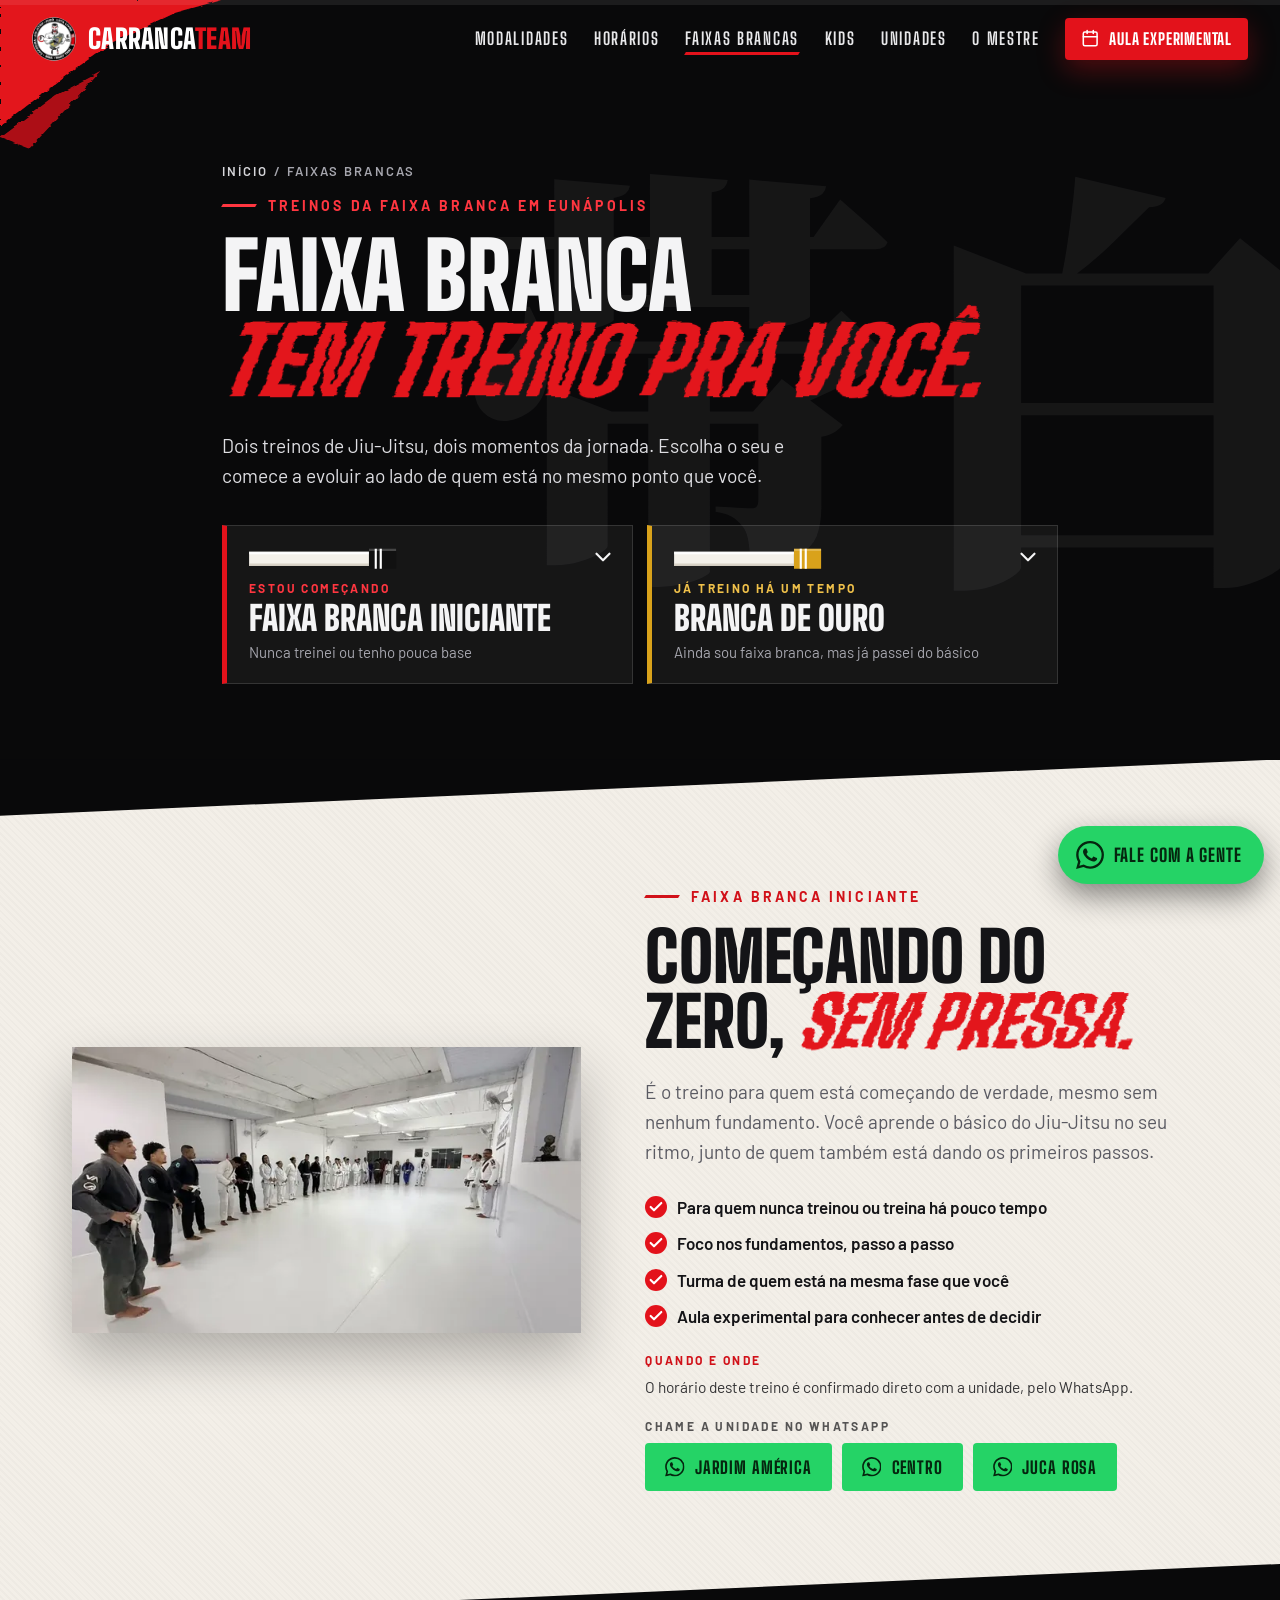
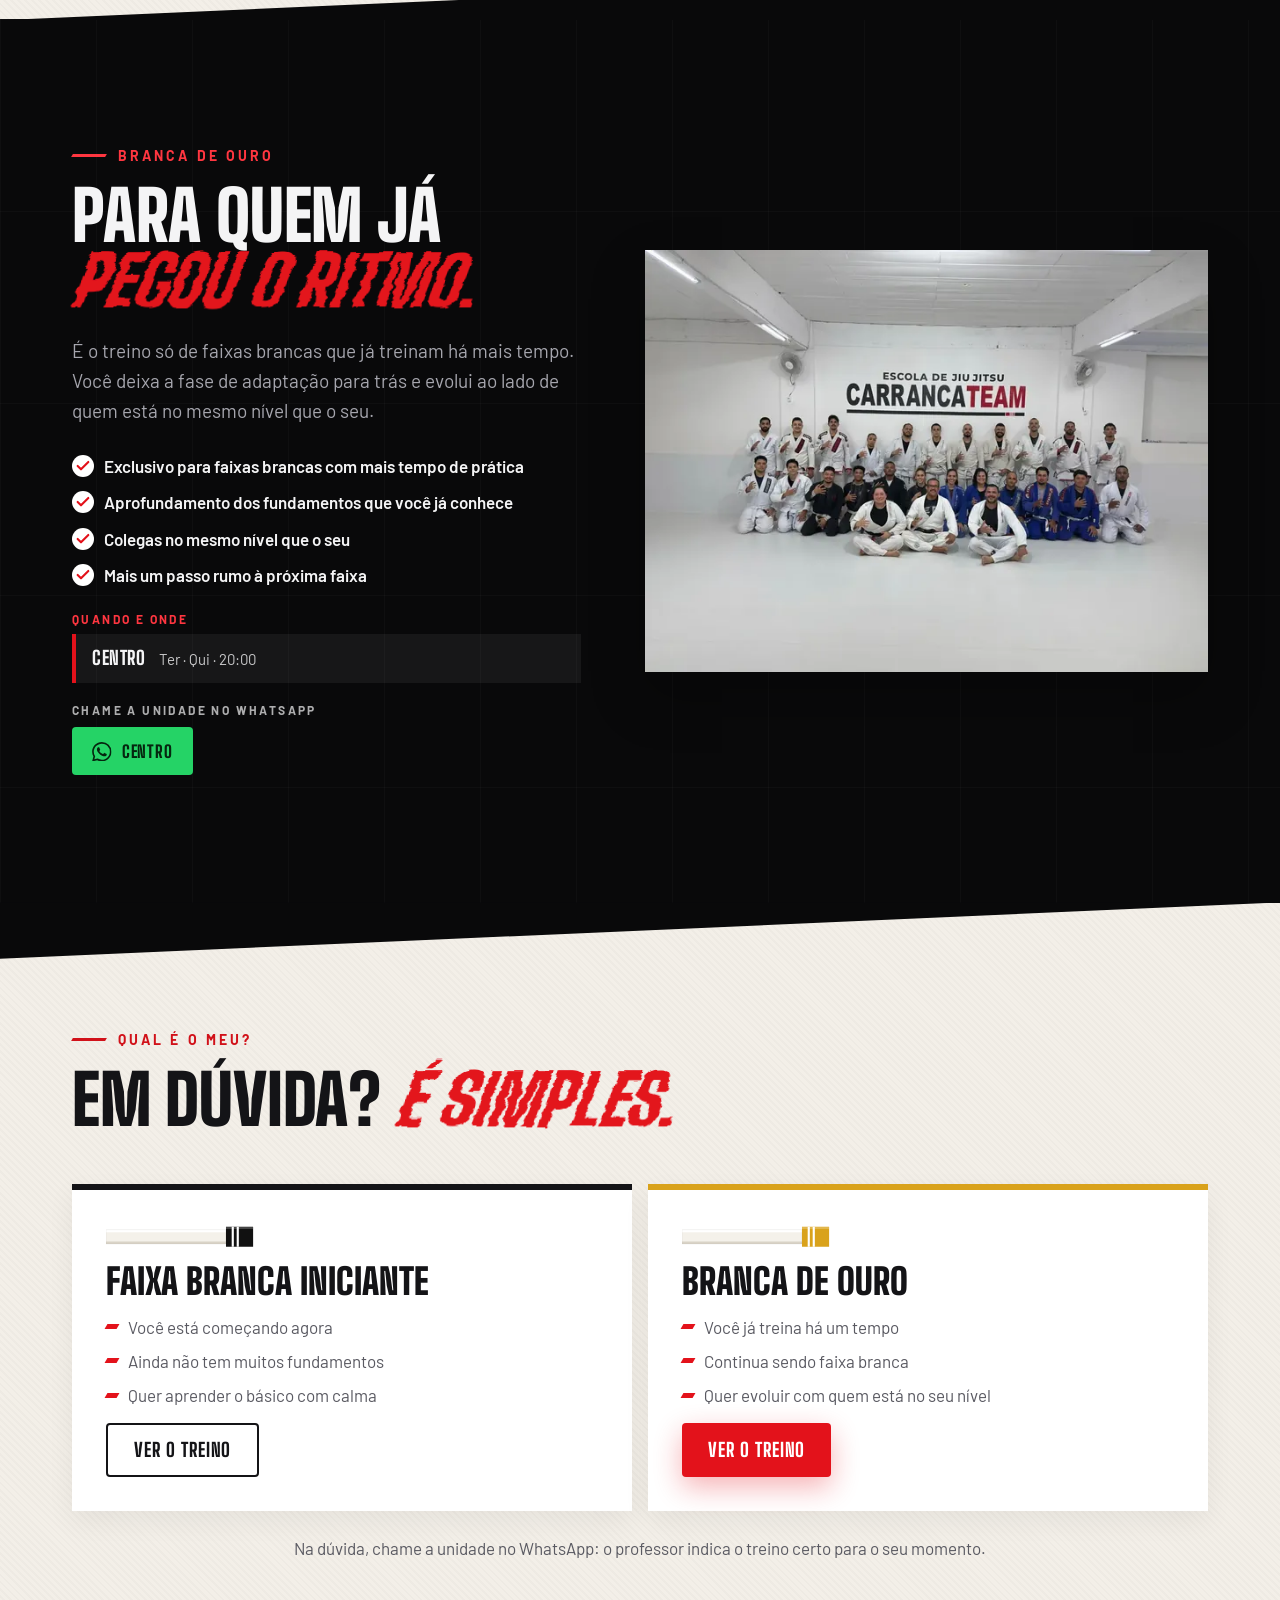
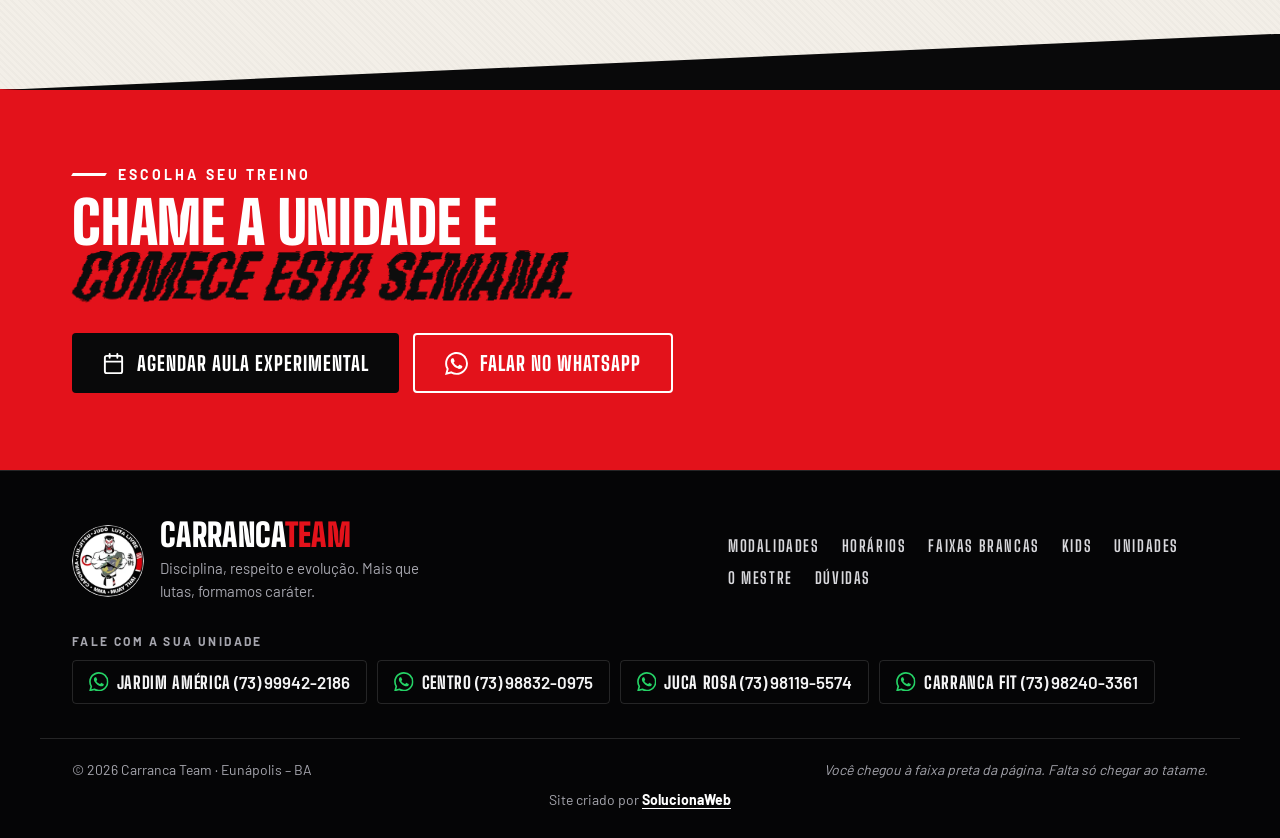
<file: faixas-brancas.html>
<!doctype html>
<html lang="pt-BR">
<head>
<meta charset="utf-8">
<meta name="viewport" content="width=device-width, initial-scale=1, viewport-fit=cover">
<title>Faixas brancas: Iniciante e Branca de Ouro | Carranca Team</title>
<meta name="description" content="Treino de faixa branca para quem está começando e treino Branca de Ouro para quem já pegou o ritmo. Carranca Team, Eunápolis (BA).">
<meta name="robots" content="index, follow, max-image-preview:large">
<meta name="theme-color" content="#09090a">
<meta name="color-scheme" content="dark">
<link rel="icon" href="favicon.ico" sizes="16x16 32x32 48x48">
<link rel="icon" type="image/png" sizes="96x96" href="assets/img/favicon-96.png">
<link rel="apple-touch-icon" href="assets/img/apple-touch-icon.png">
<link rel="canonical" href="https://carrancateam.com.br/faixas-brancas.html">
<meta property="og:type" content="website">
<meta property="og:locale" content="pt_BR">
<meta property="og:site_name" content="Carranca Team">
<meta property="og:title" content="Faixas brancas: Iniciante e Branca de Ouro · Carranca Team">
<meta property="og:description" content="Dois treinos para a faixa branca: um para quem está começando e outro para quem já treina há um tempo.">
<meta property="og:url" content="https://carrancateam.com.br/faixas-brancas.html">
<meta property="og:image" content="https://carrancateam.com.br/assets/img/og-card.jpg">
<meta property="og:image:type" content="image/jpeg">
<meta property="og:image:width" content="1200">
<meta property="og:image:height" content="630">
<meta property="og:image:alt" content="Carranca Team, artes marciais em Eunápolis: Jiu-Jitsu, Judô, Muay Thai, Boxe, MMA e Luta Livre, com o Mestre Fábio Costa de kimono e a frase Sua melhor versão começa no tatame">
<meta name="twitter:card" content="summary_large_image">
<meta name="twitter:title" content="Faixas brancas: Iniciante e Branca de Ouro · Carranca Team">
<meta name="twitter:description" content="Dois treinos para a faixa branca: um para quem está começando e outro para quem já treina há um tempo.">
<meta name="twitter:image" content="https://carrancateam.com.br/assets/img/og-card.jpg">
<meta name="twitter:image:alt" content="Carranca Team, artes marciais em Eunápolis: Jiu-Jitsu, Judô, Muay Thai, Boxe, MMA e Luta Livre, com o Mestre Fábio Costa de kimono e a frase Sua melhor versão começa no tatame">

<link rel="stylesheet" href="assets/css/site.css">
<script>document.documentElement.className += ' js';</script>
<script type="application/ld+json">
{
  "@context": "https://schema.org",
  "@graph": [
    {
      "@type": "WebSite",
      "@id": "https://carrancateam.com.br/#website",
      "url": "https://carrancateam.com.br/",
      "name": "Carranca Team",
      "inLanguage": "pt-BR",
      "publisher": {
        "@id": "https://carrancateam.com.br/#organization"
      }
    },
    {
      "@type": "Organization",
      "@id": "https://carrancateam.com.br/#organization",
      "name": "Carranca Team",
      "url": "https://carrancateam.com.br/",
      "logo": {
        "@type": "ImageObject",
        "url": "https://carrancateam.com.br/assets/img/emblema.webp",
        "width": 512,
        "height": 512
      }
    },
    {
      "@type": "WebPage",
      "@id": "https://carrancateam.com.br/faixas-brancas.html#webpage",
      "url": "https://carrancateam.com.br/faixas-brancas.html",
      "name": "Faixas brancas: Iniciante e Branca de Ouro | Carranca Team",
      "description": "Treino de faixa branca para quem está começando e treino Branca de Ouro para quem já pegou o ritmo. Carranca Team, Eunápolis (BA).",
      "inLanguage": "pt-BR",
      "isPartOf": {
        "@id": "https://carrancateam.com.br/#website"
      },
      "about": {
        "@id": "https://carrancateam.com.br/#organization"
      },
      "breadcrumb": {
        "@id": "https://carrancateam.com.br/faixas-brancas.html#breadcrumb"
      }
    },
    {
      "@type": "BreadcrumbList",
      "@id": "https://carrancateam.com.br/faixas-brancas.html#breadcrumb",
      "itemListElement": [
        {
          "@type": "ListItem",
          "position": 1,
          "name": "Início",
          "item": "https://carrancateam.com.br/"
        },
        {
          "@type": "ListItem",
          "position": 2,
          "name": "Faixas brancas",
          "item": "https://carrancateam.com.br/faixas-brancas.html"
        }
      ]
    }
  ]
}
</script>
</head>

<body class="p-faixas">
<a class="skip" href="#conteudo">Pular para o conteúdo</a>

<svg width="0" height="0" style="position:absolute" aria-hidden="true" focusable="false">
  <defs>
    <filter id="rough" x="-4%" y="-12%" width="108%" height="126%">
      <feTurbulence type="fractalNoise" baseFrequency="0.028 0.11" numOctaves="3" seed="11" result="n"/>
      <feDisplacementMap in="SourceGraphic" in2="n" scale="7" xChannelSelector="R" yChannelSelector="G"/>
    </filter>
    <symbol id="i-cal" viewBox="0 0 24 24"><rect x="3" y="4" width="18" height="18" rx="2"/><path d="M16 2v4M8 2v4M3 10h18"/></symbol>
    <symbol id="i-pin" viewBox="0 0 24 24"><path d="M21 10c0 7-9 13-9 13S3 17 3 10a9 9 0 0 1 18 0z"/><circle cx="12" cy="10" r="3"/></symbol>
    <symbol id="i-clock" viewBox="0 0 24 24"><circle cx="12" cy="12" r="10"/><path d="M12 6v6l4 2"/></symbol>
    <symbol id="i-users" viewBox="0 0 24 24"><path d="M17 21v-2a4 4 0 0 0-4-4H5a4 4 0 0 0-4 4v2"/><circle cx="9" cy="7" r="4"/><path d="M23 21v-2a4 4 0 0 0-3-3.87M16 3.13a4 4 0 0 1 0 7.75"/></symbol>
    <symbol id="i-home" viewBox="0 0 24 24"><path d="M3 9l9-7 9 7v11a2 2 0 0 1-2 2H5a2 2 0 0 1-2-2z"/><path d="M9 22V12h6v10"/></symbol>
    <symbol id="i-dumb" viewBox="0 0 24 24"><path d="M6.5 6.5v11M17.5 6.5v11M3.5 9v6M20.5 9v6M6.5 12h11"/></symbol>
    <symbol id="i-arrow" viewBox="0 0 24 24"><path d="M5 12h14M12 5l7 7-7 7"/></symbol>
    <symbol id="i-down" viewBox="0 0 24 24"><path d="M6 9l6 6 6-6"/></symbol>
    <symbol id="i-x" viewBox="0 0 24 24"><path d="M18 6 6 18M6 6l12 12"/></symbol>
    <symbol id="i-check" viewBox="0 0 24 24"><path d="M20 6 9 17l-5-5"/></symbol>
    <symbol id="i-ig" viewBox="0 0 24 24"><rect x="2" y="2" width="20" height="20" rx="5"/><path d="M16 11.37A4 4 0 1 1 12.63 8 4 4 0 0 1 16 11.37zM17.5 6.5h.01"/></symbol>
    <symbol id="i-menu" viewBox="0 0 24 24"><path d="M4 7h16M4 12h16M4 17h16"/></symbol>
    <symbol id="i-shield" viewBox="0 0 24 24"><path d="M12 22s8-4 8-10V5l-8-3-8 3v7c0 6 8 10 8 10z"/></symbol>
    <symbol id="i-star" viewBox="0 0 24 24"><path d="M12 2l3.09 6.26L22 9.27l-5 4.87 1.18 6.88L12 17.77l-6.18 3.25L7 14.14 2 9.27l6.91-1.01z"/></symbol>
    <symbol id="i-wa" viewBox="0 0 24 24"><path d="M17.472 14.382c-.297-.149-1.758-.867-2.03-.967-.273-.099-.471-.148-.67.15-.197.297-.767.966-.94 1.164-.173.199-.347.223-.644.075-.297-.15-1.255-.463-2.39-1.475-.883-.788-1.48-1.761-1.653-2.059-.173-.297-.018-.458.13-.606.134-.133.298-.347.446-.52.149-.174.198-.298.298-.497.099-.198.05-.371-.025-.52-.075-.149-.669-1.612-.916-2.207-.242-.579-.487-.5-.669-.51-.173-.008-.371-.01-.57-.01-.198 0-.52.074-.792.372-.272.297-1.04 1.016-1.04 2.479 0 1.462 1.065 2.875 1.213 3.074.149.198 2.096 3.2 5.077 4.487.709.306 1.262.489 1.694.625.712.227 1.36.195 1.871.118.571-.085 1.758-.719 2.006-1.413.248-.694.248-1.289.173-1.413-.074-.124-.272-.198-.57-.347m-5.421 7.403h-.004a9.87 9.87 0 01-5.031-1.378l-.361-.214-3.741.982.998-3.648-.235-.374a9.86 9.86 0 01-1.51-5.26c.001-5.45 4.436-9.884 9.888-9.884 2.64 0 5.122 1.03 6.988 2.898a9.825 9.825 0 012.893 6.994c-.003 5.45-4.437 9.884-9.885 9.884m8.413-18.297A11.815 11.815 0 0012.05 0C5.495 0 .16 5.335.157 11.892c0 2.096.547 4.142 1.588 5.945L.057 24l6.305-1.654a11.882 11.882 0 005.683 1.448h.005c6.554 0 11.89-5.335 11.893-11.893a11.821 11.821 0 00-3.48-8.413Z" stroke="none" fill="currentColor"/></symbol>
    <!-- faixa branca (a cor da tarja vem de --bar: preta = iniciante, dourada = branca de ouro) -->
    <symbol id="faixa-branca" viewBox="0 0 420 72">
      <path d="M0 16h336v40H0z" fill="#f4f1ea"/><path d="M0 16h336v7H0z" fill="#fff"/><path d="M0 49h336v7H0z" fill="#d9d3c7"/>
      <path d="M0 16h336v40H0z" fill="none" stroke="rgba(0,0,0,.14)"/>
      <path d="M336 8h76v56h-76z" fill="var(--bar,#111)"/><path d="M336 8h76v6h-76z" fill="rgba(255,255,255,.22)"/>
      <path d="M352 8h6v56h-6zM366 8h6v56h-6z" fill="var(--stripe,#fff)"/>
    </symbol>
  </defs>
</svg>

<!-- faixa que evolui conforme você rola a página -->
<div class="belt" id="belt" aria-hidden="true"><i></i></div>

<header class="hdr" id="hdr">
  <div class="wrap hdr__in">
    <a class="brand" href="index.html#top" aria-label="Carranca Team, início">
      <img src="assets/img/emblema-192.webp" width="44" height="44" alt="">
      <span class="brand__t">CARRANCA<b>TEAM</b></span>
    </a>
    <nav class="nav" id="nav" aria-label="Principal">
      <a href="index.html#modalidades">Modalidades</a>
      <a href="index.html#horarios">Horários</a>
      <a href="faixas-brancas.html" class="is-on" aria-current="page">Faixas brancas</a>
      <a href="index.html#kids">Kids</a>
      <a href="unidades.html">Unidades</a>
      <a href="mestre-fabio.html">O Mestre</a>
      <a class="btn btn--red btn--sm nav__cta" href="index.html#agendar" data-open="agenda"><svg class="ic"><use href="#i-cal"/></svg>Aula experimental</a>
    </nav>
    <button class="burger" id="burger" type="button" aria-expanded="false" aria-controls="nav" aria-label="Abrir menu"><svg class="ic"><use href="#i-menu"/></svg></button>
  </div>
</header>

<main id="conteudo">
<section class="phero phero--fx">
  <div class="hero__deco" aria-hidden="true">
    <svg class="slash slash--a" viewBox="0 0 420 260" preserveAspectRatio="none"><g filter="url(#rough)" fill="#e3121b"><path d="M0 0H330L262 20 168 66 96 120 0 198Z"/><path d="M0 214 82 150 150 112 118 148 44 232Z" opacity=".75"/></g></svg>
    <span class="phero__kanji kanji">白帯</span>
  </div>
  <div class="wrap phero__in">
    <p class="crumb"><a href="index.html">Início</a> / Faixas brancas</p>
    <p class="kicker">Treinos da faixa branca em Eunápolis</p>
    <h1 class="ph1">Faixa branca <span class="brush">tem treino pra você.</span></h1>
    <p class="lead">Dois treinos de Jiu-Jitsu, dois momentos da jornada. Escolha o seu e comece a evoluir ao lado de quem está no mesmo ponto que você.</p>
    <div class="pick2">
      <a class="pickc" href="#iniciante">
        <svg class="pickc__belt" viewBox="0 0 420 72" aria-hidden="true"><use href="#faixa-branca"/></svg>
        <span class="pickc__k">Estou começando</span>
        <b>Faixa Branca Iniciante</b>
        <span>Nunca treinei ou tenho pouca base</span>
        <svg class="ic pickc__go"><use href="#i-down"/></svg>
      </a>
      <a class="pickc pickc--ouro" href="#ouro">
        <svg class="pickc__belt" viewBox="0 0 420 72" aria-hidden="true"><use href="#faixa-branca"/></svg>
        <span class="pickc__k">Já treino há um tempo</span>
        <b>Branca de Ouro</b>
        <span>Ainda sou faixa branca, mas já passei do básico</span>
        <svg class="ic pickc__go"><use href="#i-down"/></svg>
      </a>
    </div>
  </div>
</section>

<section class="sec sec--paper cut trk-sec" id="iniciante">
  <div class="wrap trk">
    <div class="trk__ph rv">
      <figure class="trk__fig"><button type="button" class="trk__btn" data-gal data-full="assets/img/fb-iniciante.webp" data-w="1100" data-h="619"><img src="assets/img/fb-iniciante.webp" srcset="assets/img/fb-iniciante-640.webp 640w, assets/img/fb-iniciante.webp 1100w" sizes="(max-width: 900px) 94vw, 560px" width="1100" height="619" loading="lazy" decoding="async" alt="Alunos de kimono enfileirados ao longo do tatame, de frente para os professores, que ficam à direita, em uma aula da Carranca Team"></button></figure>
    </div>
    <div class="trk__copy rv">
      <p class="kicker kicker--red">Faixa Branca Iniciante</p>
      <h2 class="h2 h2--ink">Começando do zero, <span class="brush brush--sm">sem pressa.</span></h2>
      <p class="sec__lead sec__lead--ink">É o treino para quem está começando de verdade, mesmo sem nenhum fundamento. Você aprende o básico do Jiu-Jitsu no seu ritmo, junto de quem também está dando os primeiros passos.</p>
      <ul class="ticks ticks--ink">
        <li><svg class="ic"><use href="#i-check"/></svg>Para quem nunca treinou ou treina há pouco tempo</li>
        <li><svg class="ic"><use href="#i-check"/></svg>Foco nos fundamentos, passo a passo</li>
        <li><svg class="ic"><use href="#i-check"/></svg>Turma de quem está na mesma fase que você</li>
        <li><svg class="ic"><use href="#i-check"/></svg>Aula experimental para conhecer antes de decidir</li>
      </ul>
      <div class="when" data-fx="iniciante"><p class="when__t" data-fallback>Quando e onde</p><p class="when__none" data-fallback>O horário deste treino é confirmado direto com a unidade, pelo WhatsApp.</p></div>
      <div class="fxcta" data-fxcta="iniciante"><p class="fxcta__t" data-fallback>Chame a unidade no WhatsApp</p><a class="btn btn--wa" href="https://wa.me/5573999422186?text=Ol%C3%A1!%20Sou%20iniciante%20e%20quero%20participar%20do%20treino%20de%20Faixa%20Branca%20Iniciante.%20Qual%20o%20hor%C3%A1rio%3F%20(Unidade%3A%20Carranca%20Team%20Jardim%20Am%C3%A9rica)" data-wa="Olá! Sou iniciante e quero participar do treino de Faixa Branca Iniciante. Qual o horário? (Unidade: Carranca Team Jardim América)" data-unit="jardim" data-where="faixas-iniciante-jardim" aria-label="Jardim América: chamar no WhatsApp (Faixa Branca Iniciante)" data-fallback target="_blank" rel="noopener"><svg class="ic ic--fill"><use href="#i-wa"/></svg>Jardim América</a><a class="btn btn--wa" href="https://wa.me/5573988320975?text=Ol%C3%A1!%20Sou%20iniciante%20e%20quero%20participar%20do%20treino%20de%20Faixa%20Branca%20Iniciante.%20Qual%20o%20hor%C3%A1rio%3F%20(Unidade%3A%20Carranca%20Team%20Centro)" data-wa="Olá! Sou iniciante e quero participar do treino de Faixa Branca Iniciante. Qual o horário? (Unidade: Carranca Team Centro)" data-unit="centro" data-where="faixas-iniciante-centro" aria-label="Centro: chamar no WhatsApp (Faixa Branca Iniciante)" data-fallback target="_blank" rel="noopener"><svg class="ic ic--fill"><use href="#i-wa"/></svg>Centro</a><a class="btn btn--wa" href="https://wa.me/5573981195574?text=Ol%C3%A1!%20Sou%20iniciante%20e%20quero%20participar%20do%20treino%20de%20Faixa%20Branca%20Iniciante.%20Qual%20o%20hor%C3%A1rio%3F%20(Unidade%3A%20Carranca%20Team%20Juca%20Rosa)" data-wa="Olá! Sou iniciante e quero participar do treino de Faixa Branca Iniciante. Qual o horário? (Unidade: Carranca Team Juca Rosa)" data-unit="jucarosa" data-where="faixas-iniciante-jucarosa" aria-label="Juca Rosa: chamar no WhatsApp (Faixa Branca Iniciante)" data-fallback target="_blank" rel="noopener"><svg class="ic ic--fill"><use href="#i-wa"/></svg>Juca Rosa</a></div>
    </div>
  </div>
</section>

<section class="sec sec--ink trk-sec" id="ouro">
  <div class="wrap trk trk--rev">
    <div class="trk__ph rv">
      <figure class="trk__fig"><button type="button" class="trk__btn" data-gal data-full="assets/img/fb-ouro.webp" data-w="1100" data-h="825"><img src="assets/img/fb-ouro.webp" srcset="assets/img/fb-ouro-640.webp 640w, assets/img/fb-ouro.webp 1100w" sizes="(max-width: 900px) 94vw, 560px" width="1100" height="825" loading="lazy" decoding="async" alt="Grupo de alunos e professores de kimono, de várias faixas, posando em três fileiras diante da parede Escola de Jiu Jitsu Carranca Team"></button></figure>
    </div>
    <div class="trk__copy rv">
      <p class="kicker">Branca de Ouro</p>
      <h2 class="h2">Para quem já <span class="brush brush--sm">pegou o ritmo.</span></h2>
      <p class="sec__lead">É o treino só de faixas brancas que já treinam há mais tempo. Você deixa a fase de adaptação para trás e evolui ao lado de quem está no mesmo nível que o seu.</p>
      <ul class="ticks">
        <li><svg class="ic"><use href="#i-check"/></svg>Exclusivo para faixas brancas com mais tempo de prática</li>
        <li><svg class="ic"><use href="#i-check"/></svg>Aprofundamento dos fundamentos que você já conhece</li>
        <li><svg class="ic"><use href="#i-check"/></svg>Colegas no mesmo nível que o seu</li>
        <li><svg class="ic"><use href="#i-check"/></svg>Mais um passo rumo à próxima faixa</li>
      </ul>
      <div class="when" data-fx="ouro"><p class="when__t" data-fallback>Quando e onde</p><div class="when__i" data-fallback><b>Centro</b><span>Ter · Qui · 20:00</span></div></div>
      <div class="fxcta" data-fxcta="ouro"><p class="fxcta__t" data-fallback>Chame a unidade no WhatsApp</p><a class="btn btn--wa" href="https://wa.me/5573988320975?text=Ol%C3%A1!%20Quero%20participar%20do%20treino%20Branca%20de%20Ouro.%20Qual%20o%20hor%C3%A1rio%3F%20(Unidade%3A%20Carranca%20Team%20Centro)" data-wa="Olá! Quero participar do treino Branca de Ouro. Qual o horário? (Unidade: Carranca Team Centro)" data-unit="centro" data-where="faixas-ouro-centro" aria-label="Centro: chamar no WhatsApp (Branca de Ouro)" data-fallback target="_blank" rel="noopener"><svg class="ic ic--fill"><use href="#i-wa"/></svg>Centro</a></div>
    </div>
  </div>
</section>

<section class="sec sec--paper cut" id="diferenca">
  <div class="wrap">
    <header class="sec__head rv">
      <p class="kicker kicker--red">Qual é o meu?</p>
      <h2 class="h2 h2--ink">Em dúvida? <span class="brush brush--sm">É simples.</span></h2>
    </header>
    <div class="cmp rv">
      <div class="cmp__col">
        <svg class="cmp__belt" viewBox="0 0 420 72" aria-hidden="true"><use href="#faixa-branca"/></svg>
        <h3>Faixa Branca Iniciante</h3>
        <ul>
          <li>Você está começando agora</li>
          <li>Ainda não tem muitos fundamentos</li>
          <li>Quer aprender o básico com calma</li>
        </ul>
        <a class="btn btn--ghost-ink" href="#iniciante" aria-label="Ver o treino: Faixa Branca Iniciante">Ver o treino</a>
      </div>
      <div class="cmp__col cmp__col--ouro">
        <svg class="cmp__belt" viewBox="0 0 420 72" aria-hidden="true"><use href="#faixa-branca"/></svg>
        <h3>Branca de Ouro</h3>
        <ul>
          <li>Você já treina há um tempo</li>
          <li>Continua sendo faixa branca</li>
          <li>Quer evoluir com quem está no seu nível</li>
        </ul>
        <a class="btn btn--red" href="#ouro" aria-label="Ver o treino: Branca de Ouro">Ver o treino</a>
      </div>
    </div>
    <p class="cmp__note rv">Na dúvida, chame a unidade no WhatsApp: o professor indica o treino certo para o seu momento.</p>
  </div>
</section>

<section class="ctaband">
  <div class="wrap ctaband__in">
    <div>
      <p class="kicker kicker--w">Escolha seu treino</p>
      <h2 class="h2">Chame a unidade e <span class="brush brush--sm brush--ink">comece esta semana.</span></h2>
    </div>
    <div class="cta-row">
      <a class="btn btn--ink btn--lg" href="index.html#agendar" data-open="agenda" data-where="cta-faixas"><svg class="ic"><use href="#i-cal"/></svg>Agendar aula experimental</a>
      <a class="btn btn--line btn--lg" href="https://wa.me/5573988320975?text=Ol%C3%A1!%20Vim%20pelo%20site%20e%20quero%20saber%20mais%20sobre%20as%20aulas%20da%20Carranca%20Team." data-zap data-where="cta-faixas" target="_blank" rel="noopener"><svg class="ic ic--fill"><use href="#i-wa"/></svg>Falar no WhatsApp</a>
    </div>
  </div>
</section>
</main>

<footer class="foot">
  <div class="wrap foot__in">
    <div class="foot__brand">
      <img src="assets/img/emblema-192.webp" width="72" height="72" loading="lazy" decoding="async" alt="Emblema da Carranca Team">
      <div>
        <p class="wordmark wordmark--sm" aria-hidden="true">CARRANCA<b>TEAM</b></p>
        <p class="foot__t">Disciplina, respeito e evolução. Mais que lutas, formamos caráter.</p>
      </div>
    </div>
    <nav class="foot__nav" aria-label="Rodapé">
      <a href="index.html#modalidades">Modalidades</a><a href="index.html#horarios">Horários</a><a href="faixas-brancas.html">Faixas brancas</a><a href="index.html#kids">Kids</a><a href="unidades.html">Unidades</a><a href="mestre-fabio.html">O Mestre</a><a href="index.html#duvidas">Dúvidas</a>
    </nav>
  </div>
  <div class="wrap">
    <p class="foot__h">Fale com a sua unidade</p>
    <ul class="foot__zaps" id="footZaps">
      <li data-fallback><a href="https://wa.me/5573999422186?text=Ol%C3%A1!%20Vim%20pelo%20site%20e%20quero%20agendar%20uma%20aula%20experimental%20na%20Carranca%20Team%20Jardim%20Am%C3%A9rica." data-wa="Olá! Vim pelo site e quero agendar uma aula experimental na Carranca Team Jardim América." data-unit="jardim" data-where="rodape-jardim" target="_blank" rel="noopener"><svg class="ic ic--fill"><use href="#i-wa"/></svg><span><b>Jardim América</b> (73) 99942-2186</span></a></li>
      <li data-fallback><a href="https://wa.me/5573988320975?text=Ol%C3%A1!%20Vim%20pelo%20site%20e%20quero%20agendar%20uma%20aula%20experimental%20na%20Carranca%20Team%20Centro%20(Escola%20de%20Jiu-Jitsu)." data-wa="Olá! Vim pelo site e quero agendar uma aula experimental na Carranca Team Centro (Escola de Jiu-Jitsu)." data-unit="centro" data-where="rodape-centro" target="_blank" rel="noopener"><svg class="ic ic--fill"><use href="#i-wa"/></svg><span><b>Centro</b> (73) 98832-0975</span></a></li>
      <li data-fallback><a href="https://wa.me/5573981195574?text=Ol%C3%A1!%20Vim%20pelo%20site%20e%20quero%20agendar%20uma%20aula%20experimental%20na%20Carranca%20Team%20Juca%20Rosa." data-wa="Olá! Vim pelo site e quero agendar uma aula experimental na Carranca Team Juca Rosa." data-unit="jucarosa" data-where="rodape-jucarosa" target="_blank" rel="noopener"><svg class="ic ic--fill"><use href="#i-wa"/></svg><span><b>Juca Rosa</b> (73) 98119-5574</span></a></li>
      <li data-fallback><a href="https://wa.me/5573982403361?text=Ol%C3%A1!%20Vim%20pelo%20site%20e%20quero%20conhecer%20a%20Carranca%20Fit%20(muscula%C3%A7%C3%A3o%20e%20Muay%20Thai)." data-wa="Olá! Vim pelo site e quero conhecer a Carranca Fit (musculação e Muay Thai)." data-unit="fit" data-where="rodape-fit" target="_blank" rel="noopener"><svg class="ic ic--fill"><use href="#i-wa"/></svg><span><b>Carranca Fit</b> (73) 98240-3361</span></a></li>
    </ul>
  </div>
  <div class="wrap foot__legal">
    <p>© 2026 Carranca Team · Eunápolis – BA</p>
    <p class="foot__belt">Você chegou à faixa preta da página. Falta só chegar ao tatame.</p>
    <p class="foot__credit">Site criado por <a href="https://wa.me/557388367669?text=Ol%C3%A1%21%20Vi%20o%20site%20da%20Carranca%20Team%20e%20quero%20conversar%20com%20a%20SolucionaWeb." target="_blank" rel="noopener" aria-label="SolucionaWeb: falar pelo WhatsApp"><b>SolucionaWeb</b></a></p>
  </div>
</footer>

<!-- WhatsApp flutuante: abre a escolha da unidade -->
<a class="fab" href="https://wa.me/5573988320975?text=Ol%C3%A1!%20Vim%20pelo%20site%20e%20quero%20saber%20mais%20sobre%20as%20aulas%20da%20Carranca%20Team." data-zap data-where="fab" aria-label="Falar no WhatsApp" target="_blank" rel="noopener">
  <svg class="ic ic--fill"><use href="#i-wa"/></svg><span>Fale com a gente</span>
</a>

<!-- modal de agendamento -->
<dialog class="dlg" id="agenda" aria-labelledby="agendaT">
  <div class="dlg__box">
    <button class="dlg__x" type="button" data-close aria-label="Fechar"><svg class="ic"><use href="#i-x"/></svg></button>
    <p class="kicker kicker--red">Aula experimental</p>
    <h2 class="dlg__t" id="agendaT">Vamos marcar o seu primeiro treino</h2>
    <p class="dlg__ctx" id="agendaCtx" hidden></p>
    <div id="dlgForm"></div>
  </div>
</dialog>

<!-- escolha da unidade para falar no WhatsApp -->
<dialog class="dlg" id="zapPick" aria-labelledby="zapT">
  <div class="dlg__box">
    <button class="dlg__x" type="button" data-close aria-label="Fechar"><svg class="ic"><use href="#i-x"/></svg></button>
    <p class="kicker kicker--red">WhatsApp</p>
    <h2 class="dlg__t" id="zapT">Com qual unidade você quer falar?</h2>
    <p class="dlg__sub">Cada unidade tem o próprio WhatsApp. Escolha a mais perto de você e a conversa já abre com a mensagem pronta.</p>
    <div class="zaps" id="zapList"></div>
  </div>
</dialog>

<!-- galeria de fotos -->
<dialog class="lb" id="lb" aria-label="Galeria de fotos">
  <button class="lb__x" type="button" data-close aria-label="Fechar"><svg class="ic"><use href="#i-x"/></svg></button>
  <button class="lb__nav lb__prev" type="button" aria-label="Foto anterior"><svg class="ic"><use href="#i-arrow"/></svg></button>
  <figure class="lb__fig"><img id="lbImg" alt=""></figure>
  <button class="lb__nav lb__next" type="button" aria-label="Próxima foto"><svg class="ic"><use href="#i-arrow"/></svg></button>
  <p class="lb__n" id="lbN" aria-live="polite"></p>
</dialog>

<template id="tplForm">
  <form class="form" novalidate>
    <label class="f"><span class="f__l">Seu nome</span><input class="f__in" name="nome" type="text" autocomplete="given-name" placeholder="Como podemos te chamar?" required></label>
    <fieldset class="f"><legend class="f__l">Quem vai treinar?</legend>
      <div class="chips">
        <label><input type="radio" name="quem" value="Eu" checked><span>Eu</span></label>
        <label><input type="radio" name="quem" value="Meu filho(a)"><span>Meu filho(a)</span></label>
        <label><input type="radio" name="quem" value="Adolescente"><span>Adolescente</span></label>
        <label><input type="radio" name="quem" value="Eu e minha família"><span>Família</span></label>
      </div>
    </fieldset>
    <div class="f2">
      <label class="f"><span class="f__l">Unidade</span><select class="f__in" name="unidade"></select></label>
      <label class="f"><span class="f__l">Modalidade</span><select class="f__in" name="interesse"></select></label>
    </div>
    <fieldset class="f"><legend class="f__l">Melhor período</legend>
      <div class="chips">
        <label><input type="radio" name="periodo" value="" checked><span>Qualquer</span></label>
        <label><input type="radio" name="periodo" value="manhã"><span>Manhã</span></label>
        <label><input type="radio" name="periodo" value="tarde"><span>Tarde</span></label>
        <label><input type="radio" name="periodo" value="noite"><span>Noite</span></label>
      </div>
    </fieldset>
    <p class="form__err" role="alert" hidden>Diga seu nome para continuarmos.</p>
    <button class="btn btn--wa btn--lg btn--block" type="submit"><svg class="ic ic--fill"><use href="#i-wa"/></svg>Enviar pelo WhatsApp</button>
    <p class="form__fine" id="formFine">Você vai para o WhatsApp da unidade escolhida com a mensagem pronta. Nada é enviado até você tocar em enviar lá.</p>
  </form>
</template>

<noscript>
  <p style="padding:24px;text-align:center;background:#e3121b;color:#fff">Para agendar sua aula experimental, chame no WhatsApp: <a style="color:#fff;font-weight:700" href="https://wa.me/5573988320975">(73) 98832-0975</a></p>
</noscript>

<script src="assets/js/config.js"></script>
<script src="assets/js/site.js"></script>
</body>
</html>
</file>
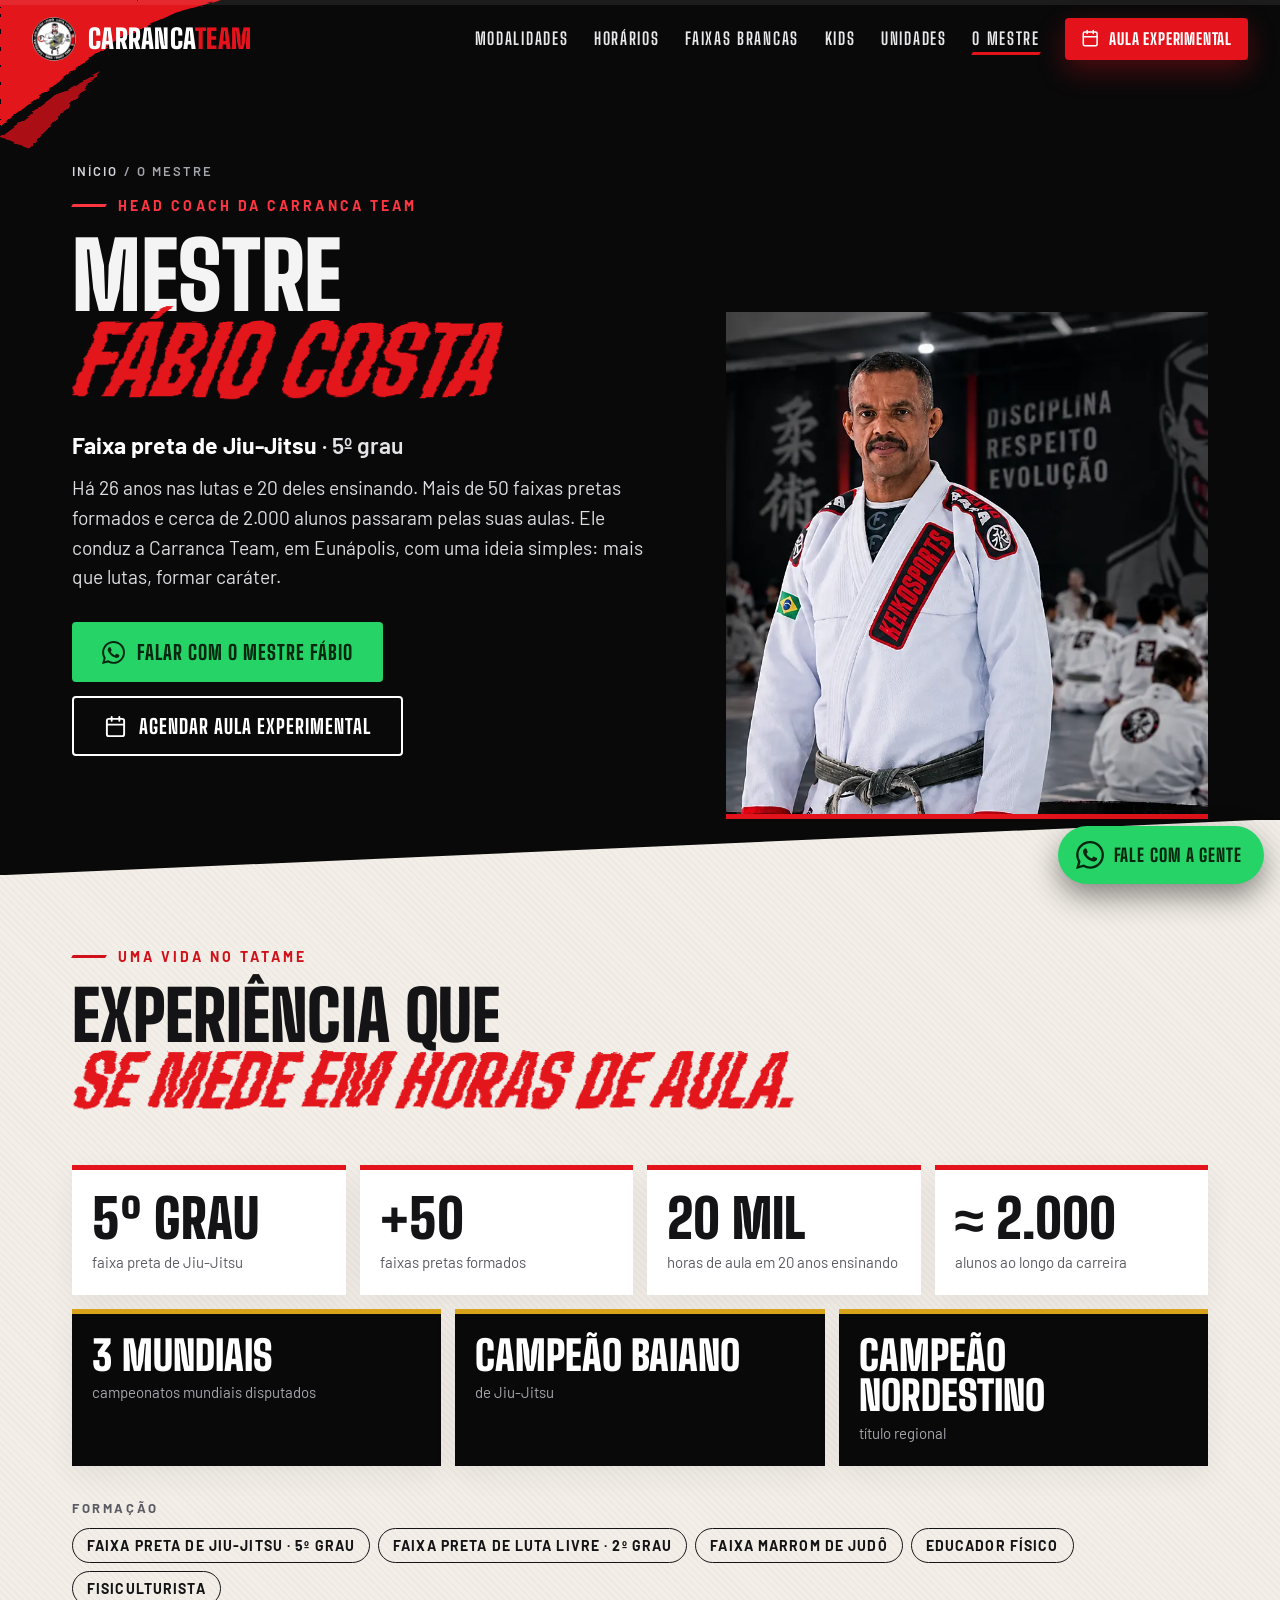
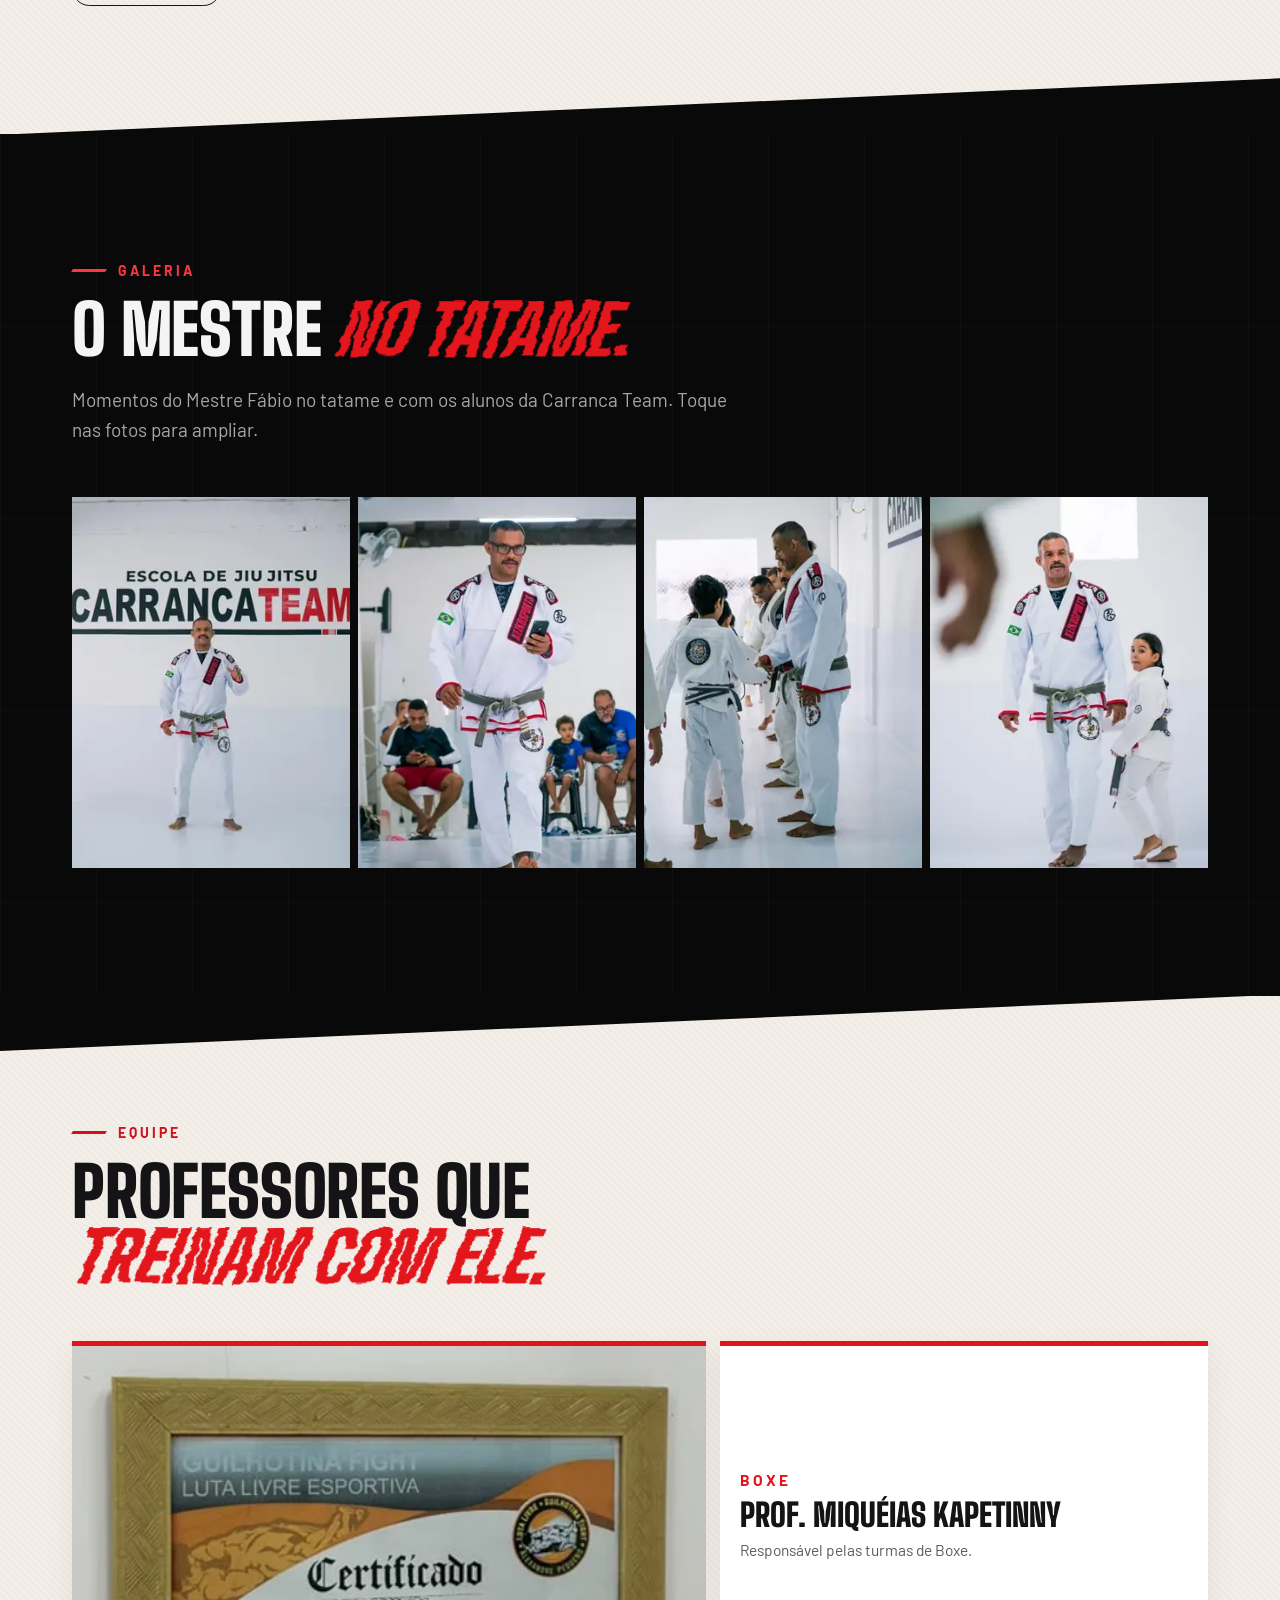
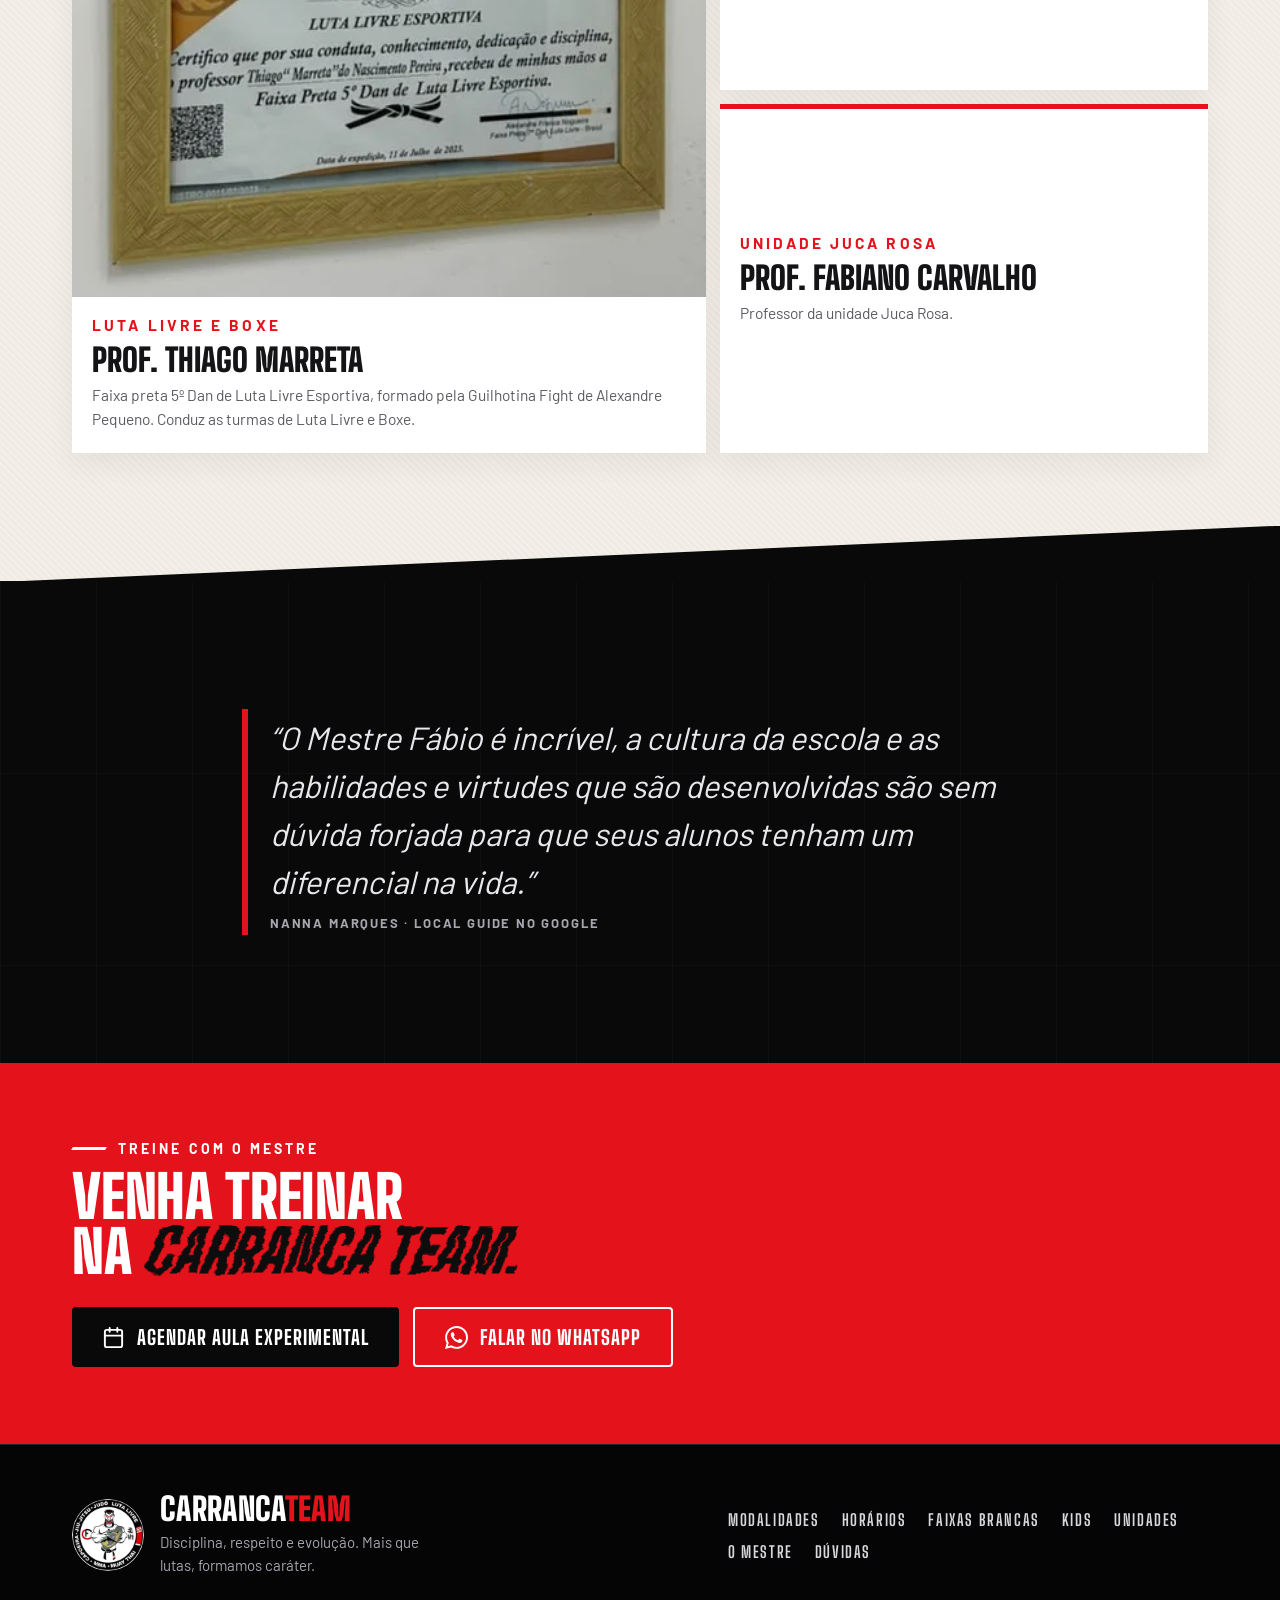
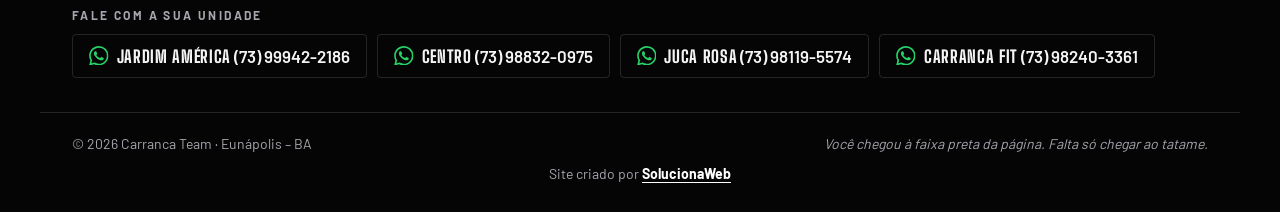
<file: mestre-fabio.html>
<!doctype html>
<html lang="pt-BR">
<head>
<meta charset="utf-8">
<meta name="viewport" content="width=device-width, initial-scale=1, viewport-fit=cover">
<title>Mestre Fábio Costa: faixa preta 5º grau de Jiu-Jitsu | Carranca Team</title>
<meta name="description" content="Conheça o Mestre Fábio Costa, head coach da Carranca Team em Eunápolis: faixa preta de Jiu-Jitsu 5º grau, 20 anos ensinando e campeão baiano e nordestino.">
<meta name="robots" content="index, follow, max-image-preview:large">
<meta name="theme-color" content="#09090a">
<meta name="color-scheme" content="dark">
<link rel="icon" href="favicon.ico" sizes="16x16 32x32 48x48">
<link rel="icon" type="image/png" sizes="96x96" href="assets/img/favicon-96.png">
<link rel="apple-touch-icon" href="assets/img/apple-touch-icon.png">
<link rel="canonical" href="https://carrancateam.com.br/mestre-fabio.html">
<meta property="og:type" content="website">
<meta property="og:locale" content="pt_BR">
<meta property="og:site_name" content="Carranca Team">
<meta property="og:title" content="Mestre Fábio Costa · Head Coach da Carranca Team">
<meta property="og:description" content="Faixa preta 5º grau de Jiu-Jitsu, mais de 50 faixas pretas formados e 20 mil horas de aula.">
<meta property="og:url" content="https://carrancateam.com.br/mestre-fabio.html">
<meta property="og:image" content="https://carrancateam.com.br/assets/img/og-card.jpg">
<meta property="og:image:type" content="image/jpeg">
<meta property="og:image:width" content="1200">
<meta property="og:image:height" content="630">
<meta property="og:image:alt" content="Carranca Team, artes marciais em Eunápolis: Jiu-Jitsu, Judô, Muay Thai, Boxe, MMA e Luta Livre, com o Mestre Fábio Costa de kimono e a frase Sua melhor versão começa no tatame">
<meta name="twitter:card" content="summary_large_image">
<meta name="twitter:title" content="Mestre Fábio Costa · Head Coach da Carranca Team">
<meta name="twitter:description" content="Faixa preta 5º grau de Jiu-Jitsu, mais de 50 faixas pretas formados e 20 mil horas de aula.">
<meta name="twitter:image" content="https://carrancateam.com.br/assets/img/og-card.jpg">
<meta name="twitter:image:alt" content="Carranca Team, artes marciais em Eunápolis: Jiu-Jitsu, Judô, Muay Thai, Boxe, MMA e Luta Livre, com o Mestre Fábio Costa de kimono e a frase Sua melhor versão começa no tatame">

<link rel="preload" as="image" href="assets/img/hero-mestre.webp" imagesrcset="assets/img/hero-mestre-m.webp 781w, assets/img/hero-mestre.webp 1172w" imagesizes="(max-width: 900px) 100vw, 46vw">
<link rel="stylesheet" href="assets/css/site.css">
<script>document.documentElement.className += ' js';</script>
<script type="application/ld+json">
{
  "@context": "https://schema.org",
  "@graph": [
    {
      "@type": "WebSite",
      "@id": "https://carrancateam.com.br/#website",
      "url": "https://carrancateam.com.br/",
      "name": "Carranca Team",
      "inLanguage": "pt-BR",
      "publisher": {
        "@id": "https://carrancateam.com.br/#organization"
      }
    },
    {
      "@type": "Organization",
      "@id": "https://carrancateam.com.br/#organization",
      "name": "Carranca Team",
      "url": "https://carrancateam.com.br/",
      "logo": {
        "@type": "ImageObject",
        "url": "https://carrancateam.com.br/assets/img/emblema.webp",
        "width": 512,
        "height": 512
      }
    },
    {
      "@type": "Person",
      "@id": "https://carrancateam.com.br/mestre-fabio.html#mestre",
      "name": "Fábio Costa",
      "honorificPrefix": "Mestre",
      "jobTitle": "Head Coach",
      "url": "https://carrancateam.com.br/mestre-fabio.html",
      "image": "https://carrancateam.com.br/assets/img/hero-mestre.webp",
      "description": "Faixa preta de Jiu-Jitsu 5º grau e head coach da Carranca Team, em Eunápolis (BA).",
      "knowsAbout": [
        "Jiu-Jitsu"
      ],
      "worksFor": {
        "@id": "https://carrancateam.com.br/#organization"
      }
    },
    {
      "@type": "ProfilePage",
      "@id": "https://carrancateam.com.br/mestre-fabio.html#webpage",
      "url": "https://carrancateam.com.br/mestre-fabio.html",
      "name": "Mestre Fábio Costa: faixa preta 5º grau de Jiu-Jitsu | Carranca Team",
      "description": "Conheça o Mestre Fábio Costa, head coach da Carranca Team em Eunápolis: faixa preta de Jiu-Jitsu 5º grau, 20 anos ensinando e campeão baiano e nordestino.",
      "inLanguage": "pt-BR",
      "isPartOf": {
        "@id": "https://carrancateam.com.br/#website"
      },
      "mainEntity": {
        "@id": "https://carrancateam.com.br/mestre-fabio.html#mestre"
      },
      "breadcrumb": {
        "@id": "https://carrancateam.com.br/mestre-fabio.html#breadcrumb"
      }
    },
    {
      "@type": "BreadcrumbList",
      "@id": "https://carrancateam.com.br/mestre-fabio.html#breadcrumb",
      "itemListElement": [
        {
          "@type": "ListItem",
          "position": 1,
          "name": "Início",
          "item": "https://carrancateam.com.br/"
        },
        {
          "@type": "ListItem",
          "position": 2,
          "name": "O Mestre",
          "item": "https://carrancateam.com.br/mestre-fabio.html"
        }
      ]
    }
  ]
}
</script>
</head>

<body class="p-mestre">
<a class="skip" href="#conteudo">Pular para o conteúdo</a>

<svg width="0" height="0" style="position:absolute" aria-hidden="true" focusable="false">
  <defs>
    <filter id="rough" x="-4%" y="-12%" width="108%" height="126%">
      <feTurbulence type="fractalNoise" baseFrequency="0.028 0.11" numOctaves="3" seed="11" result="n"/>
      <feDisplacementMap in="SourceGraphic" in2="n" scale="7" xChannelSelector="R" yChannelSelector="G"/>
    </filter>
    <symbol id="i-cal" viewBox="0 0 24 24"><rect x="3" y="4" width="18" height="18" rx="2"/><path d="M16 2v4M8 2v4M3 10h18"/></symbol>
    <symbol id="i-pin" viewBox="0 0 24 24"><path d="M21 10c0 7-9 13-9 13S3 17 3 10a9 9 0 0 1 18 0z"/><circle cx="12" cy="10" r="3"/></symbol>
    <symbol id="i-clock" viewBox="0 0 24 24"><circle cx="12" cy="12" r="10"/><path d="M12 6v6l4 2"/></symbol>
    <symbol id="i-users" viewBox="0 0 24 24"><path d="M17 21v-2a4 4 0 0 0-4-4H5a4 4 0 0 0-4 4v2"/><circle cx="9" cy="7" r="4"/><path d="M23 21v-2a4 4 0 0 0-3-3.87M16 3.13a4 4 0 0 1 0 7.75"/></symbol>
    <symbol id="i-home" viewBox="0 0 24 24"><path d="M3 9l9-7 9 7v11a2 2 0 0 1-2 2H5a2 2 0 0 1-2-2z"/><path d="M9 22V12h6v10"/></symbol>
    <symbol id="i-dumb" viewBox="0 0 24 24"><path d="M6.5 6.5v11M17.5 6.5v11M3.5 9v6M20.5 9v6M6.5 12h11"/></symbol>
    <symbol id="i-arrow" viewBox="0 0 24 24"><path d="M5 12h14M12 5l7 7-7 7"/></symbol>
    <symbol id="i-down" viewBox="0 0 24 24"><path d="M6 9l6 6 6-6"/></symbol>
    <symbol id="i-x" viewBox="0 0 24 24"><path d="M18 6 6 18M6 6l12 12"/></symbol>
    <symbol id="i-check" viewBox="0 0 24 24"><path d="M20 6 9 17l-5-5"/></symbol>
    <symbol id="i-ig" viewBox="0 0 24 24"><rect x="2" y="2" width="20" height="20" rx="5"/><path d="M16 11.37A4 4 0 1 1 12.63 8 4 4 0 0 1 16 11.37zM17.5 6.5h.01"/></symbol>
    <symbol id="i-menu" viewBox="0 0 24 24"><path d="M4 7h16M4 12h16M4 17h16"/></symbol>
    <symbol id="i-shield" viewBox="0 0 24 24"><path d="M12 22s8-4 8-10V5l-8-3-8 3v7c0 6 8 10 8 10z"/></symbol>
    <symbol id="i-star" viewBox="0 0 24 24"><path d="M12 2l3.09 6.26L22 9.27l-5 4.87 1.18 6.88L12 17.77l-6.18 3.25L7 14.14 2 9.27l6.91-1.01z"/></symbol>
    <symbol id="i-wa" viewBox="0 0 24 24"><path d="M17.472 14.382c-.297-.149-1.758-.867-2.03-.967-.273-.099-.471-.148-.67.15-.197.297-.767.966-.94 1.164-.173.199-.347.223-.644.075-.297-.15-1.255-.463-2.39-1.475-.883-.788-1.48-1.761-1.653-2.059-.173-.297-.018-.458.13-.606.134-.133.298-.347.446-.52.149-.174.198-.298.298-.497.099-.198.05-.371-.025-.52-.075-.149-.669-1.612-.916-2.207-.242-.579-.487-.5-.669-.51-.173-.008-.371-.01-.57-.01-.198 0-.52.074-.792.372-.272.297-1.04 1.016-1.04 2.479 0 1.462 1.065 2.875 1.213 3.074.149.198 2.096 3.2 5.077 4.487.709.306 1.262.489 1.694.625.712.227 1.36.195 1.871.118.571-.085 1.758-.719 2.006-1.413.248-.694.248-1.289.173-1.413-.074-.124-.272-.198-.57-.347m-5.421 7.403h-.004a9.87 9.87 0 01-5.031-1.378l-.361-.214-3.741.982.998-3.648-.235-.374a9.86 9.86 0 01-1.51-5.26c.001-5.45 4.436-9.884 9.888-9.884 2.64 0 5.122 1.03 6.988 2.898a9.825 9.825 0 012.893 6.994c-.003 5.45-4.437 9.884-9.885 9.884m8.413-18.297A11.815 11.815 0 0012.05 0C5.495 0 .16 5.335.157 11.892c0 2.096.547 4.142 1.588 5.945L.057 24l6.305-1.654a11.882 11.882 0 005.683 1.448h.005c6.554 0 11.89-5.335 11.893-11.893a11.821 11.821 0 00-3.48-8.413Z" stroke="none" fill="currentColor"/></symbol>
    <!-- faixa branca (a cor da tarja vem de --bar: preta = iniciante, dourada = branca de ouro) -->
    <symbol id="faixa-branca" viewBox="0 0 420 72">
      <path d="M0 16h336v40H0z" fill="#f4f1ea"/><path d="M0 16h336v7H0z" fill="#fff"/><path d="M0 49h336v7H0z" fill="#d9d3c7"/>
      <path d="M0 16h336v40H0z" fill="none" stroke="rgba(0,0,0,.14)"/>
      <path d="M336 8h76v56h-76z" fill="var(--bar,#111)"/><path d="M336 8h76v6h-76z" fill="rgba(255,255,255,.22)"/>
      <path d="M352 8h6v56h-6zM366 8h6v56h-6z" fill="var(--stripe,#fff)"/>
    </symbol>
  </defs>
</svg>

<!-- faixa que evolui conforme você rola a página -->
<div class="belt" id="belt" aria-hidden="true"><i></i></div>

<header class="hdr" id="hdr">
  <div class="wrap hdr__in">
    <a class="brand" href="index.html#top" aria-label="Carranca Team, início">
      <img src="assets/img/emblema-192.webp" width="44" height="44" alt="">
      <span class="brand__t">CARRANCA<b>TEAM</b></span>
    </a>
    <nav class="nav" id="nav" aria-label="Principal">
      <a href="index.html#modalidades">Modalidades</a>
      <a href="index.html#horarios">Horários</a>
      <a href="faixas-brancas.html">Faixas brancas</a>
      <a href="index.html#kids">Kids</a>
      <a href="unidades.html">Unidades</a>
      <a href="mestre-fabio.html" class="is-on" aria-current="page">O Mestre</a>
      <a class="btn btn--red btn--sm nav__cta" href="index.html#agendar" data-open="agenda"><svg class="ic"><use href="#i-cal"/></svg>Aula experimental</a>
    </nav>
    <button class="burger" id="burger" type="button" aria-expanded="false" aria-controls="nav" aria-label="Abrir menu"><svg class="ic"><use href="#i-menu"/></svg></button>
  </div>
</header>

<main id="conteudo">
<section class="phero phero--mestre">
  <div class="hero__deco" aria-hidden="true">
    <svg class="slash slash--a" viewBox="0 0 420 260" preserveAspectRatio="none"><g filter="url(#rough)" fill="#e3121b"><path d="M0 0H330L262 20 168 66 96 120 0 198Z"/><path d="M0 214 82 150 150 112 118 148 44 232Z" opacity=".75"/></g></svg>
  </div>
  <div class="wrap mh">
    <div class="mh__copy">
      <p class="crumb"><a href="index.html">Início</a> / O Mestre</p>
      <p class="kicker">Head Coach da Carranca Team</p>
      <h1 class="ph1">Mestre <span class="brush">Fábio Costa</span></h1>
      <p class="mh__deg"><b>Faixa preta de Jiu-Jitsu</b> · 5º grau</p>
      <p class="lead">Há 26 anos nas lutas e 20 deles ensinando. Mais de 50 faixas pretas formados e cerca de 2.000 alunos passaram pelas suas aulas. Ele conduz a Carranca Team, em Eunápolis, com uma ideia simples: mais que lutas, formar caráter.</p>
      <div class="cta-row">
        <a class="btn btn--wa btn--lg" href="https://wa.me/5573988320975?text=Ol%C3%A1%2C%20Mestre%20F%C3%A1bio!%20Vim%20pelo%20site%20da%20Carranca%20Team%20e%20gostaria%20de%20conversar%20sobre%20as%20aulas." data-wa="Olá, Mestre Fábio! Vim pelo site da Carranca Team e gostaria de conversar sobre as aulas." data-to="mestre" data-where="mestre-hero" target="_blank" rel="noopener"><svg class="ic ic--fill"><use href="#i-wa"/></svg>Falar com o Mestre Fábio</a>
        <a class="btn btn--line btn--lg" href="index.html#agendar" data-open="agenda" data-where="mestre-hero"><svg class="ic"><use href="#i-cal"/></svg>Agendar aula experimental</a>
      </div>
    </div>
    <figure class="mh__ph">
      <img src="assets/img/hero-mestre.webp" srcset="assets/img/hero-mestre-m.webp 781w, assets/img/hero-mestre.webp 1172w" sizes="(max-width: 900px) 100vw, 46vw" width="1172" height="1218" alt="Mestre Fábio Costa, de kimono branco, diante de um painel com a frase Disciplina, Respeito, Evolução, com alunos sentados ao fundo" fetchpriority="high">
    </figure>
  </div>
</section>

<section class="sec sec--paper cut" id="numeros">
  <div class="wrap">
    <header class="sec__head rv">
      <p class="kicker kicker--red">Uma vida no tatame</p>
      <h2 class="h2 h2--ink">Experiência que <span class="brush brush--sm">se mede em horas de aula.</span></h2>
    </header>
    <div class="stats4 rv">
      <div class="stat"><b>5º grau</b><span>faixa preta de Jiu-Jitsu</span></div>
      <div class="stat"><b>+50</b><span>faixas pretas formados</span></div>
      <div class="stat"><b>20 mil</b><span>horas de aula em 20 anos ensinando</span></div>
      <div class="stat"><b>≈ 2.000</b><span>alunos ao longo da carreira</span></div>
    </div>
    <div class="stats3 rv">
      <div class="stat stat--t"><b>3 mundiais</b><span>campeonatos mundiais disputados</span></div>
      <div class="stat stat--t"><b>Campeão baiano</b><span>de Jiu-Jitsu</span></div>
      <div class="stat stat--t"><b>Campeão nordestino</b><span>título regional</span></div>
    </div>
    <div class="forma rv">
      <p class="forma__t">Formação</p>
      <ul class="tags tags--ink">
        <li>Faixa preta de Jiu-Jitsu · 5º grau</li>
        <li>Faixa preta de Luta Livre · 2º grau</li>
        <li>Faixa marrom de Judô</li>
        <li>Educador físico</li>
        <li>Fisiculturista</li>
      </ul>
    </div>
  </div>
</section>

<section class="sec sec--ink" id="galeria">
  <div class="wrap">
    <header class="sec__head rv">
      <p class="kicker">Galeria</p>
      <h2 class="h2">O Mestre <span class="brush brush--sm">no tatame.</span></h2>
      <p class="sec__lead">Momentos do Mestre Fábio no tatame e com os alunos da Carranca Team. Toque nas fotos para ampliar.</p>
    </header>
    <div class="rv">
        <div class="ugal ugal--4" data-gal>
          <button class="ugal__i" type="button" data-full="assets/img/u-mestre-01.webp" data-w="960" data-h="1252"><img src="assets/img/u-mestre-01-t.webp" srcset="assets/img/u-mestre-01-t320.webp 320w, assets/img/u-mestre-01-t.webp 520w" sizes="(max-width: 600px) 48vw, (max-width: 900px) 25vw, 290px" width="520" height="678" loading="lazy" decoding="async" alt="Mestre Fábio Costa, de kimono branco, em pé diante da parede com a frase Escola de Jiu Jitsu Carranca Team"></button>
          <button class="ugal__i" type="button" data-full="assets/img/u-mestre-02.webp" data-w="960" data-h="1449"><img src="assets/img/u-mestre-02-t.webp" srcset="assets/img/u-mestre-02-t320.webp 320w, assets/img/u-mestre-02-t.webp 520w" sizes="(max-width: 600px) 48vw, (max-width: 900px) 25vw, 290px" width="520" height="785" loading="lazy" decoding="async" alt="Mestre Fábio Costa, de kimono branco e óculos, caminhando pelo tatame com o celular na mão, com pessoas sentadas ao fundo"></button>
          <button class="ugal__i" type="button" data-full="assets/img/u-mestre-03.webp" data-w="960" data-h="1424"><img src="assets/img/u-mestre-03-t.webp" srcset="assets/img/u-mestre-03-t320.webp 320w, assets/img/u-mestre-03-t.webp 520w" sizes="(max-width: 600px) 48vw, (max-width: 900px) 25vw, 290px" width="520" height="771" loading="lazy" decoding="async" alt="Mestre Fábio Costa apertando a mão de uma criança de kimono, em uma fila de alunos no tatame"></button>
          <button class="ugal__i" type="button" data-full="assets/img/u-mestre-04.webp" data-w="960" data-h="1429"><img src="assets/img/u-mestre-04-t.webp" srcset="assets/img/u-mestre-04-t320.webp 320w, assets/img/u-mestre-04-t.webp 520w" sizes="(max-width: 600px) 48vw, (max-width: 900px) 25vw, 290px" width="520" height="774" loading="lazy" decoding="async" alt="Mestre Fábio Costa caminhando pelo tatame ao lado de uma aluna de kimono"></button>
        </div>
    </div>
  </div>
</section>

<section class="sec sec--paper cut" id="professores">
  <div class="wrap">
    <header class="sec__head rv">
      <p class="kicker kicker--red">Equipe</p>
      <h2 class="h2 h2--ink">Professores que <span class="brush brush--sm">treinam com ele.</span></h2>
    </header>
    <div class="crew rv">
      <article class="crewc crewc--feat">
        <button class="crewc__ph" type="button" data-gal data-full="assets/img/thiago-certificado.webp" data-w="489" data-h="425" aria-label="Ampliar o certificado de faixa preta do Prof. Thiago Marreta"><img src="assets/img/thiago-certificado.webp" width="489" height="425" loading="lazy" decoding="async" alt="Certificado emoldurado de Faixa Preta 5º Dan de Luta Livre Esportiva, emitido pela Guilhotina Fight ao professor Thiago Marreta"></button>
        <div class="crewc__b">
          <p class="coach__role">Luta Livre e Boxe</p>
          <h3 class="coach__name">Prof. Thiago Marreta</h3>
          <p>Faixa preta 5º Dan de Luta Livre Esportiva, formado pela Guilhotina Fight de Alexandre Pequeno. Conduz as turmas de Luta Livre e Boxe.</p>
        </div>
      </article>
      <article class="crewc">
        <div class="crewc__b">
          <p class="coach__role">Boxe</p>
          <h3 class="coach__name">Prof. Miquéias Kapetinny</h3>
          <p>Responsável pelas turmas de Boxe.</p>
        </div>
      </article>
      <article class="crewc">
        <div class="crewc__b">
          <p class="coach__role">Unidade Juca Rosa</p>
          <h3 class="coach__name">Prof. Fabiano Carvalho</h3>
          <p>Professor da unidade Juca Rosa.</p>
        </div>
      </article>
    </div>
  </div>
</section>

<section class="sec sec--ink" id="depoimento-mestre">
  <div class="wrap narrow">
    <blockquote class="quote quote--big rv">
      <p>“O Mestre Fábio é incrível, a cultura da escola e as habilidades e virtudes que são desenvolvidas são sem dúvida forjada para que seus alunos tenham um diferencial na vida.”</p>
      <footer>Nanna Marques · Local Guide no Google</footer>
    </blockquote>
  </div>
</section>

<section class="ctaband">
  <div class="wrap ctaband__in">
    <div>
      <p class="kicker kicker--w">Treine com o mestre</p>
      <h2 class="h2">Venha treinar na <span class="brush brush--sm brush--ink">Carranca Team.</span></h2>
    </div>
    <div class="cta-row">
      <a class="btn btn--ink btn--lg" href="index.html#agendar" data-open="agenda" data-where="cta-mestre"><svg class="ic"><use href="#i-cal"/></svg>Agendar aula experimental</a>
      <a class="btn btn--line btn--lg" href="https://wa.me/5573988320975?text=Ol%C3%A1!%20Vim%20pelo%20site%20e%20quero%20saber%20mais%20sobre%20as%20aulas%20da%20Carranca%20Team." data-zap data-where="cta-mestre" target="_blank" rel="noopener"><svg class="ic ic--fill"><use href="#i-wa"/></svg>Falar no WhatsApp</a>
    </div>
  </div>
</section>
</main>

<footer class="foot">
  <div class="wrap foot__in">
    <div class="foot__brand">
      <img src="assets/img/emblema-192.webp" width="72" height="72" loading="lazy" decoding="async" alt="Emblema da Carranca Team">
      <div>
        <p class="wordmark wordmark--sm" aria-hidden="true">CARRANCA<b>TEAM</b></p>
        <p class="foot__t">Disciplina, respeito e evolução. Mais que lutas, formamos caráter.</p>
      </div>
    </div>
    <nav class="foot__nav" aria-label="Rodapé">
      <a href="index.html#modalidades">Modalidades</a><a href="index.html#horarios">Horários</a><a href="faixas-brancas.html">Faixas brancas</a><a href="index.html#kids">Kids</a><a href="unidades.html">Unidades</a><a href="mestre-fabio.html">O Mestre</a><a href="index.html#duvidas">Dúvidas</a>
    </nav>
  </div>
  <div class="wrap">
    <p class="foot__h">Fale com a sua unidade</p>
    <ul class="foot__zaps" id="footZaps">
      <li data-fallback><a href="https://wa.me/5573999422186?text=Ol%C3%A1!%20Vim%20pelo%20site%20e%20quero%20agendar%20uma%20aula%20experimental%20na%20Carranca%20Team%20Jardim%20Am%C3%A9rica." data-wa="Olá! Vim pelo site e quero agendar uma aula experimental na Carranca Team Jardim América." data-unit="jardim" data-where="rodape-jardim" target="_blank" rel="noopener"><svg class="ic ic--fill"><use href="#i-wa"/></svg><span><b>Jardim América</b> (73) 99942-2186</span></a></li>
      <li data-fallback><a href="https://wa.me/5573988320975?text=Ol%C3%A1!%20Vim%20pelo%20site%20e%20quero%20agendar%20uma%20aula%20experimental%20na%20Carranca%20Team%20Centro%20(Escola%20de%20Jiu-Jitsu)." data-wa="Olá! Vim pelo site e quero agendar uma aula experimental na Carranca Team Centro (Escola de Jiu-Jitsu)." data-unit="centro" data-where="rodape-centro" target="_blank" rel="noopener"><svg class="ic ic--fill"><use href="#i-wa"/></svg><span><b>Centro</b> (73) 98832-0975</span></a></li>
      <li data-fallback><a href="https://wa.me/5573981195574?text=Ol%C3%A1!%20Vim%20pelo%20site%20e%20quero%20agendar%20uma%20aula%20experimental%20na%20Carranca%20Team%20Juca%20Rosa." data-wa="Olá! Vim pelo site e quero agendar uma aula experimental na Carranca Team Juca Rosa." data-unit="jucarosa" data-where="rodape-jucarosa" target="_blank" rel="noopener"><svg class="ic ic--fill"><use href="#i-wa"/></svg><span><b>Juca Rosa</b> (73) 98119-5574</span></a></li>
      <li data-fallback><a href="https://wa.me/5573982403361?text=Ol%C3%A1!%20Vim%20pelo%20site%20e%20quero%20conhecer%20a%20Carranca%20Fit%20(muscula%C3%A7%C3%A3o%20e%20Muay%20Thai)." data-wa="Olá! Vim pelo site e quero conhecer a Carranca Fit (musculação e Muay Thai)." data-unit="fit" data-where="rodape-fit" target="_blank" rel="noopener"><svg class="ic ic--fill"><use href="#i-wa"/></svg><span><b>Carranca Fit</b> (73) 98240-3361</span></a></li>
    </ul>
  </div>
  <div class="wrap foot__legal">
    <p>© 2026 Carranca Team · Eunápolis – BA</p>
    <p class="foot__belt">Você chegou à faixa preta da página. Falta só chegar ao tatame.</p>
    <p class="foot__credit">Site criado por <a href="https://wa.me/557388367669?text=Ol%C3%A1%21%20Vi%20o%20site%20da%20Carranca%20Team%20e%20quero%20conversar%20com%20a%20SolucionaWeb." target="_blank" rel="noopener" aria-label="SolucionaWeb: falar pelo WhatsApp"><b>SolucionaWeb</b></a></p>
  </div>
</footer>

<!-- WhatsApp flutuante: abre a escolha da unidade -->
<a class="fab" href="https://wa.me/5573988320975?text=Ol%C3%A1!%20Vim%20pelo%20site%20e%20quero%20saber%20mais%20sobre%20as%20aulas%20da%20Carranca%20Team." data-zap data-where="fab" aria-label="Falar no WhatsApp" target="_blank" rel="noopener">
  <svg class="ic ic--fill"><use href="#i-wa"/></svg><span>Fale com a gente</span>
</a>

<!-- modal de agendamento -->
<dialog class="dlg" id="agenda" aria-labelledby="agendaT">
  <div class="dlg__box">
    <button class="dlg__x" type="button" data-close aria-label="Fechar"><svg class="ic"><use href="#i-x"/></svg></button>
    <p class="kicker kicker--red">Aula experimental</p>
    <h2 class="dlg__t" id="agendaT">Vamos marcar o seu primeiro treino</h2>
    <p class="dlg__ctx" id="agendaCtx" hidden></p>
    <div id="dlgForm"></div>
  </div>
</dialog>

<!-- escolha da unidade para falar no WhatsApp -->
<dialog class="dlg" id="zapPick" aria-labelledby="zapT">
  <div class="dlg__box">
    <button class="dlg__x" type="button" data-close aria-label="Fechar"><svg class="ic"><use href="#i-x"/></svg></button>
    <p class="kicker kicker--red">WhatsApp</p>
    <h2 class="dlg__t" id="zapT">Com qual unidade você quer falar?</h2>
    <p class="dlg__sub">Cada unidade tem o próprio WhatsApp. Escolha a mais perto de você e a conversa já abre com a mensagem pronta.</p>
    <div class="zaps" id="zapList"></div>
  </div>
</dialog>

<!-- galeria de fotos -->
<dialog class="lb" id="lb" aria-label="Galeria de fotos">
  <button class="lb__x" type="button" data-close aria-label="Fechar"><svg class="ic"><use href="#i-x"/></svg></button>
  <button class="lb__nav lb__prev" type="button" aria-label="Foto anterior"><svg class="ic"><use href="#i-arrow"/></svg></button>
  <figure class="lb__fig"><img id="lbImg" alt=""></figure>
  <button class="lb__nav lb__next" type="button" aria-label="Próxima foto"><svg class="ic"><use href="#i-arrow"/></svg></button>
  <p class="lb__n" id="lbN" aria-live="polite"></p>
</dialog>

<template id="tplForm">
  <form class="form" novalidate>
    <label class="f"><span class="f__l">Seu nome</span><input class="f__in" name="nome" type="text" autocomplete="given-name" placeholder="Como podemos te chamar?" required></label>
    <fieldset class="f"><legend class="f__l">Quem vai treinar?</legend>
      <div class="chips">
        <label><input type="radio" name="quem" value="Eu" checked><span>Eu</span></label>
        <label><input type="radio" name="quem" value="Meu filho(a)"><span>Meu filho(a)</span></label>
        <label><input type="radio" name="quem" value="Adolescente"><span>Adolescente</span></label>
        <label><input type="radio" name="quem" value="Eu e minha família"><span>Família</span></label>
      </div>
    </fieldset>
    <div class="f2">
      <label class="f"><span class="f__l">Unidade</span><select class="f__in" name="unidade"></select></label>
      <label class="f"><span class="f__l">Modalidade</span><select class="f__in" name="interesse"></select></label>
    </div>
    <fieldset class="f"><legend class="f__l">Melhor período</legend>
      <div class="chips">
        <label><input type="radio" name="periodo" value="" checked><span>Qualquer</span></label>
        <label><input type="radio" name="periodo" value="manhã"><span>Manhã</span></label>
        <label><input type="radio" name="periodo" value="tarde"><span>Tarde</span></label>
        <label><input type="radio" name="periodo" value="noite"><span>Noite</span></label>
      </div>
    </fieldset>
    <p class="form__err" role="alert" hidden>Diga seu nome para continuarmos.</p>
    <button class="btn btn--wa btn--lg btn--block" type="submit"><svg class="ic ic--fill"><use href="#i-wa"/></svg>Enviar pelo WhatsApp</button>
    <p class="form__fine" id="formFine">Você vai para o WhatsApp da unidade escolhida com a mensagem pronta. Nada é enviado até você tocar em enviar lá.</p>
  </form>
</template>

<noscript>
  <p style="padding:24px;text-align:center;background:#e3121b;color:#fff">Para agendar sua aula experimental, chame no WhatsApp: <a style="color:#fff;font-weight:700" href="https://wa.me/5573988320975">(73) 98832-0975</a></p>
</noscript>

<script src="assets/js/config.js"></script>
<script src="assets/js/site.js"></script>
</body>
</html>
</file>
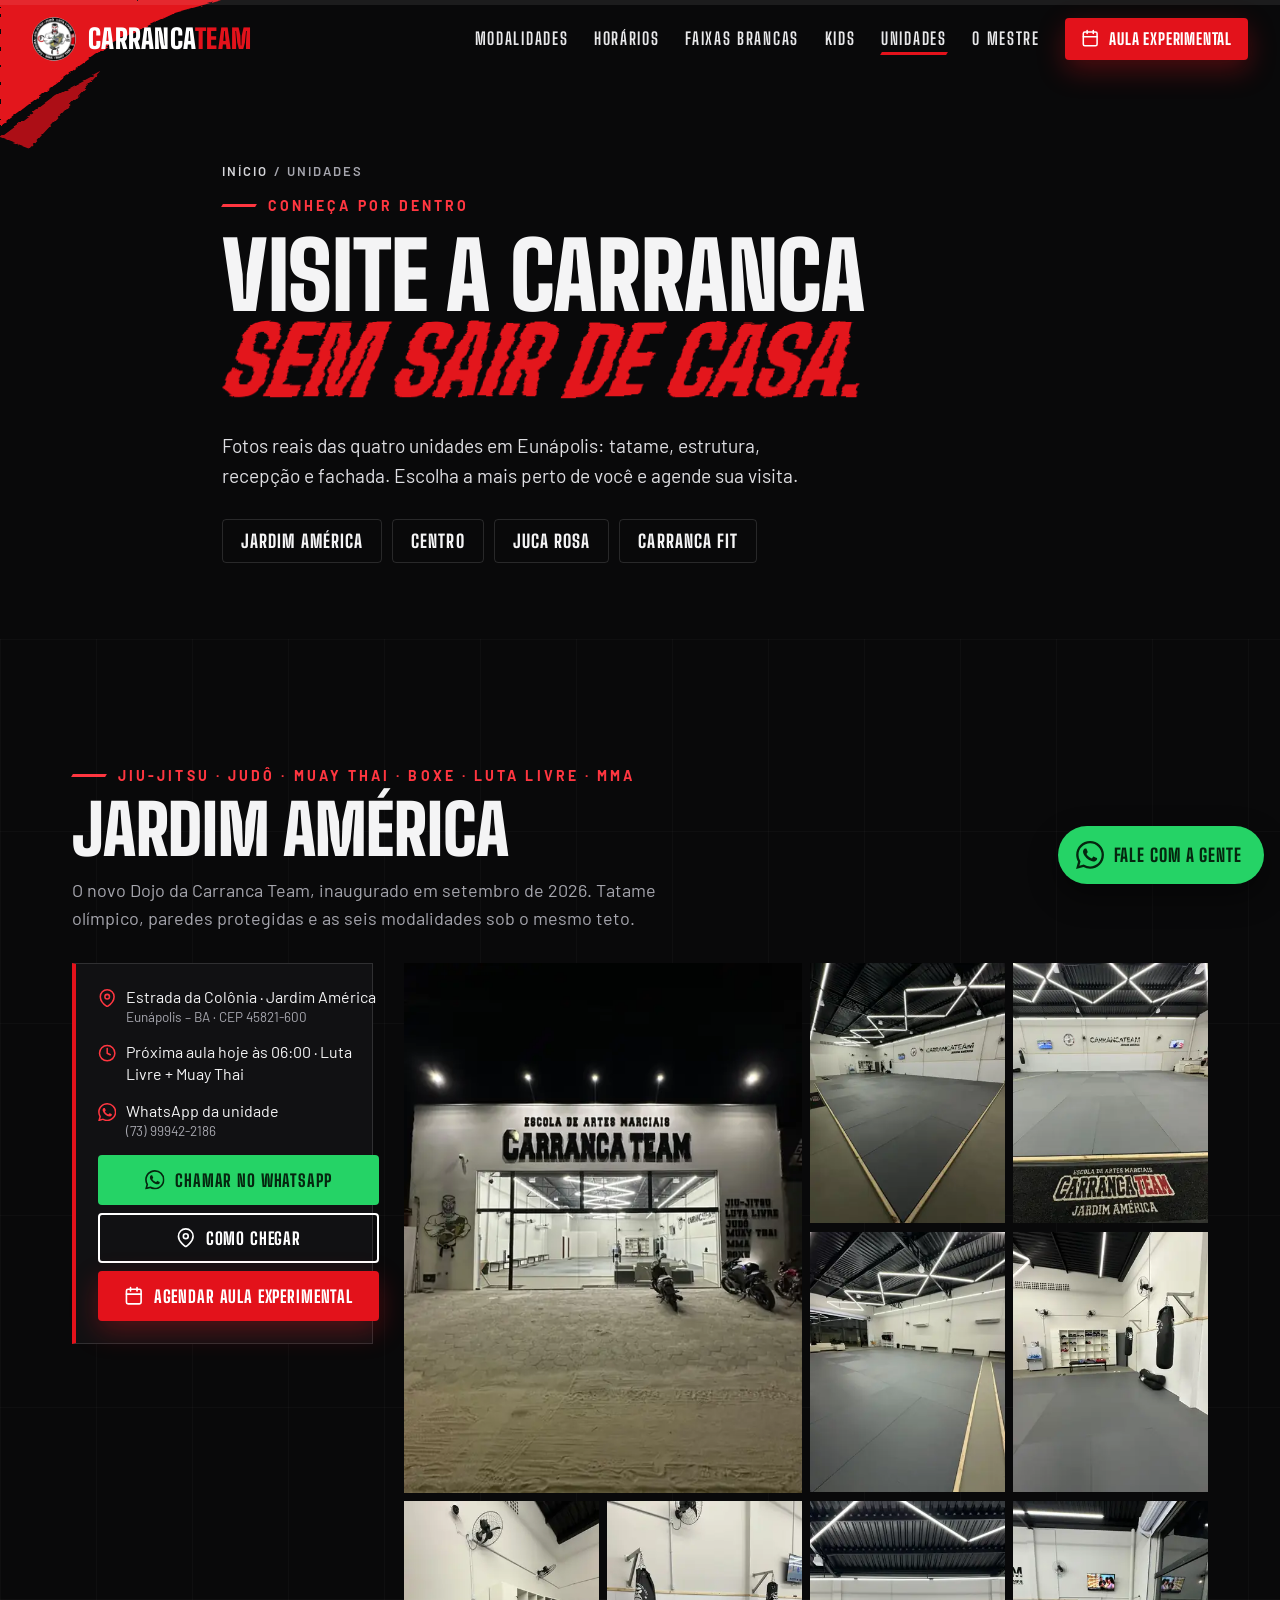
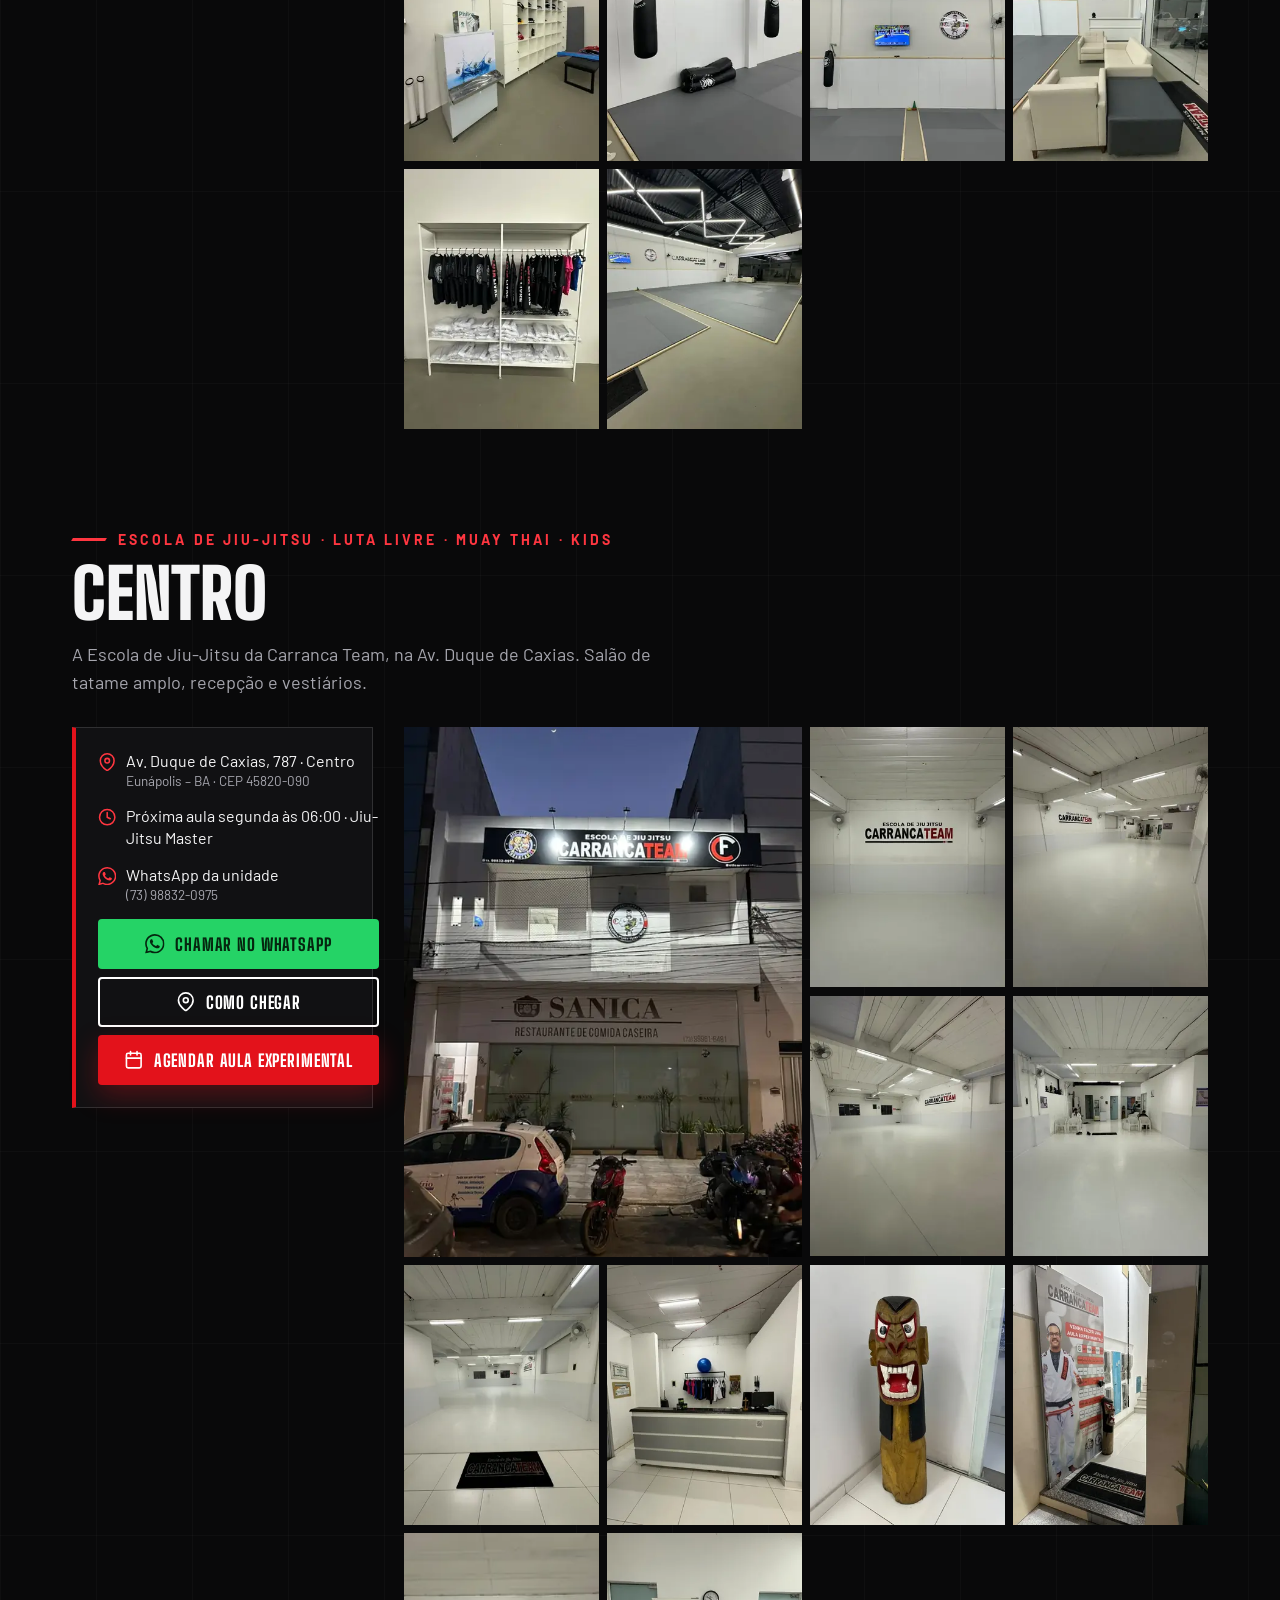
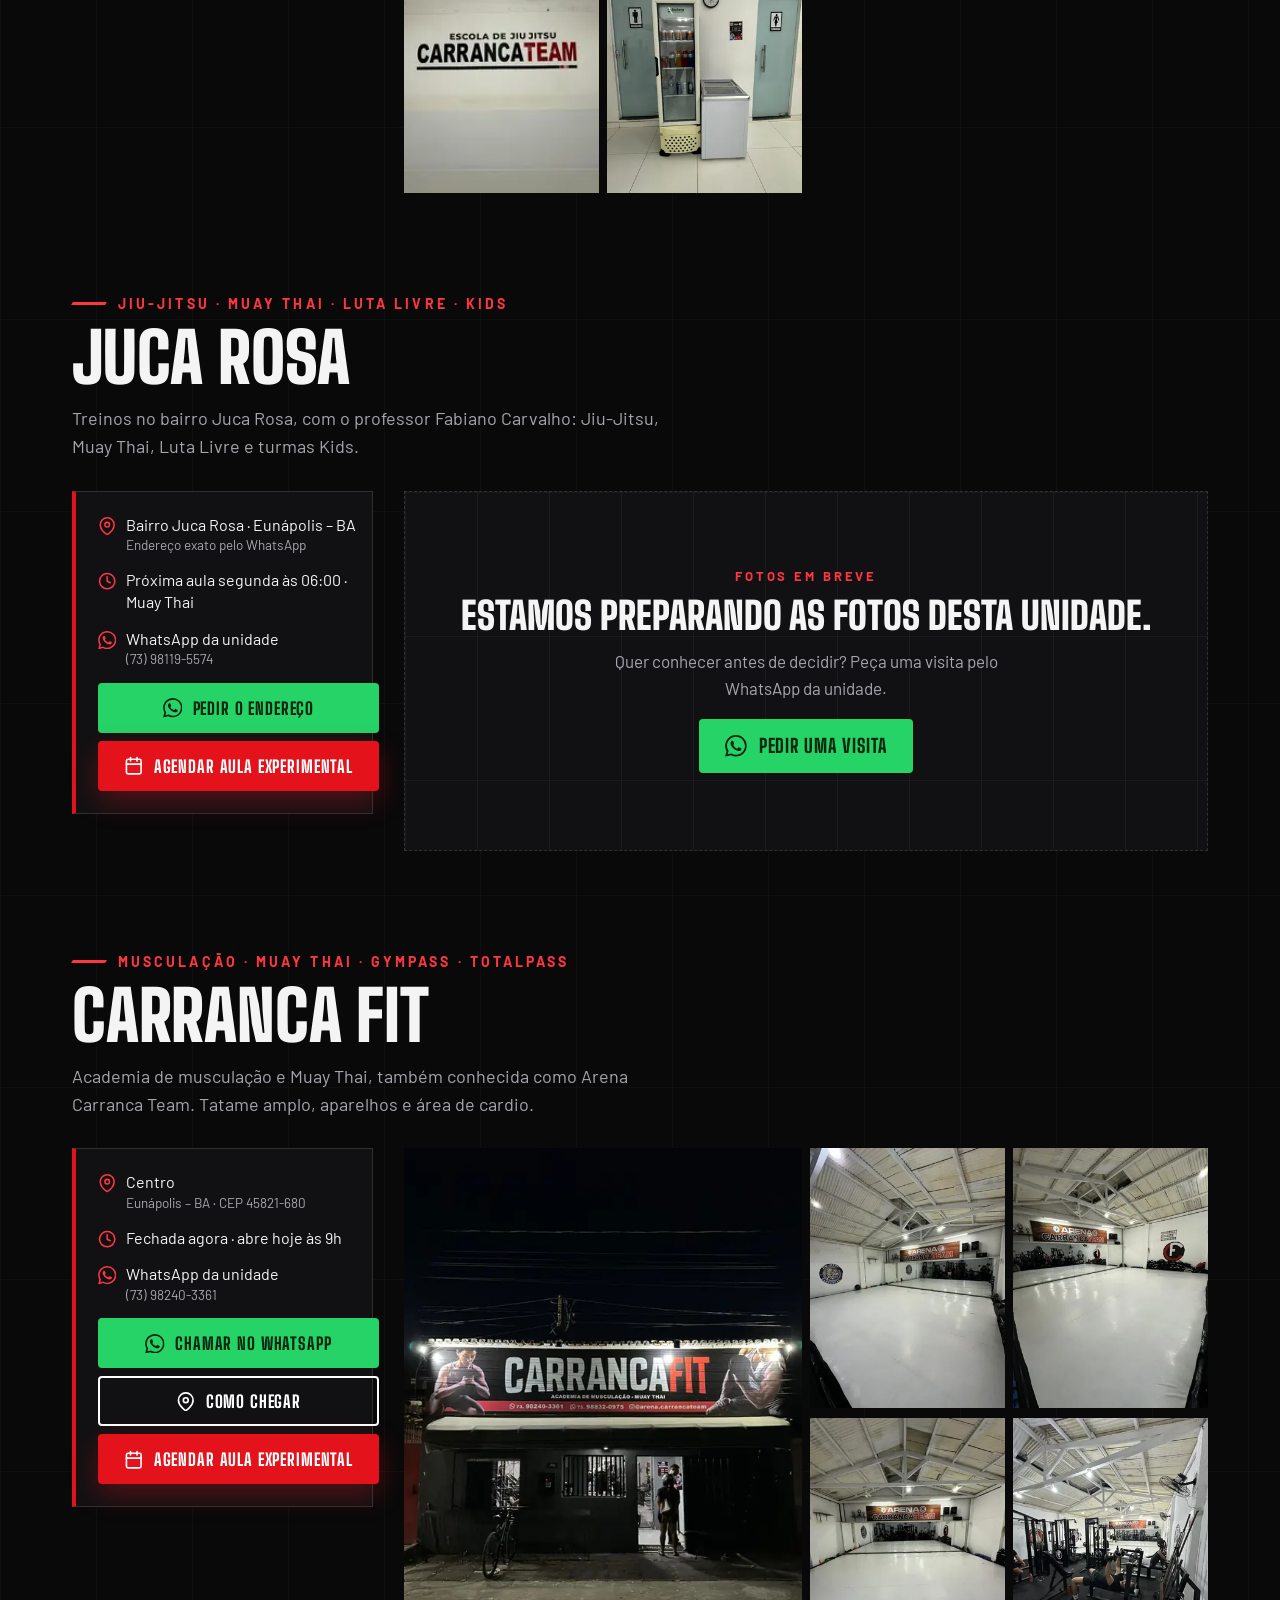
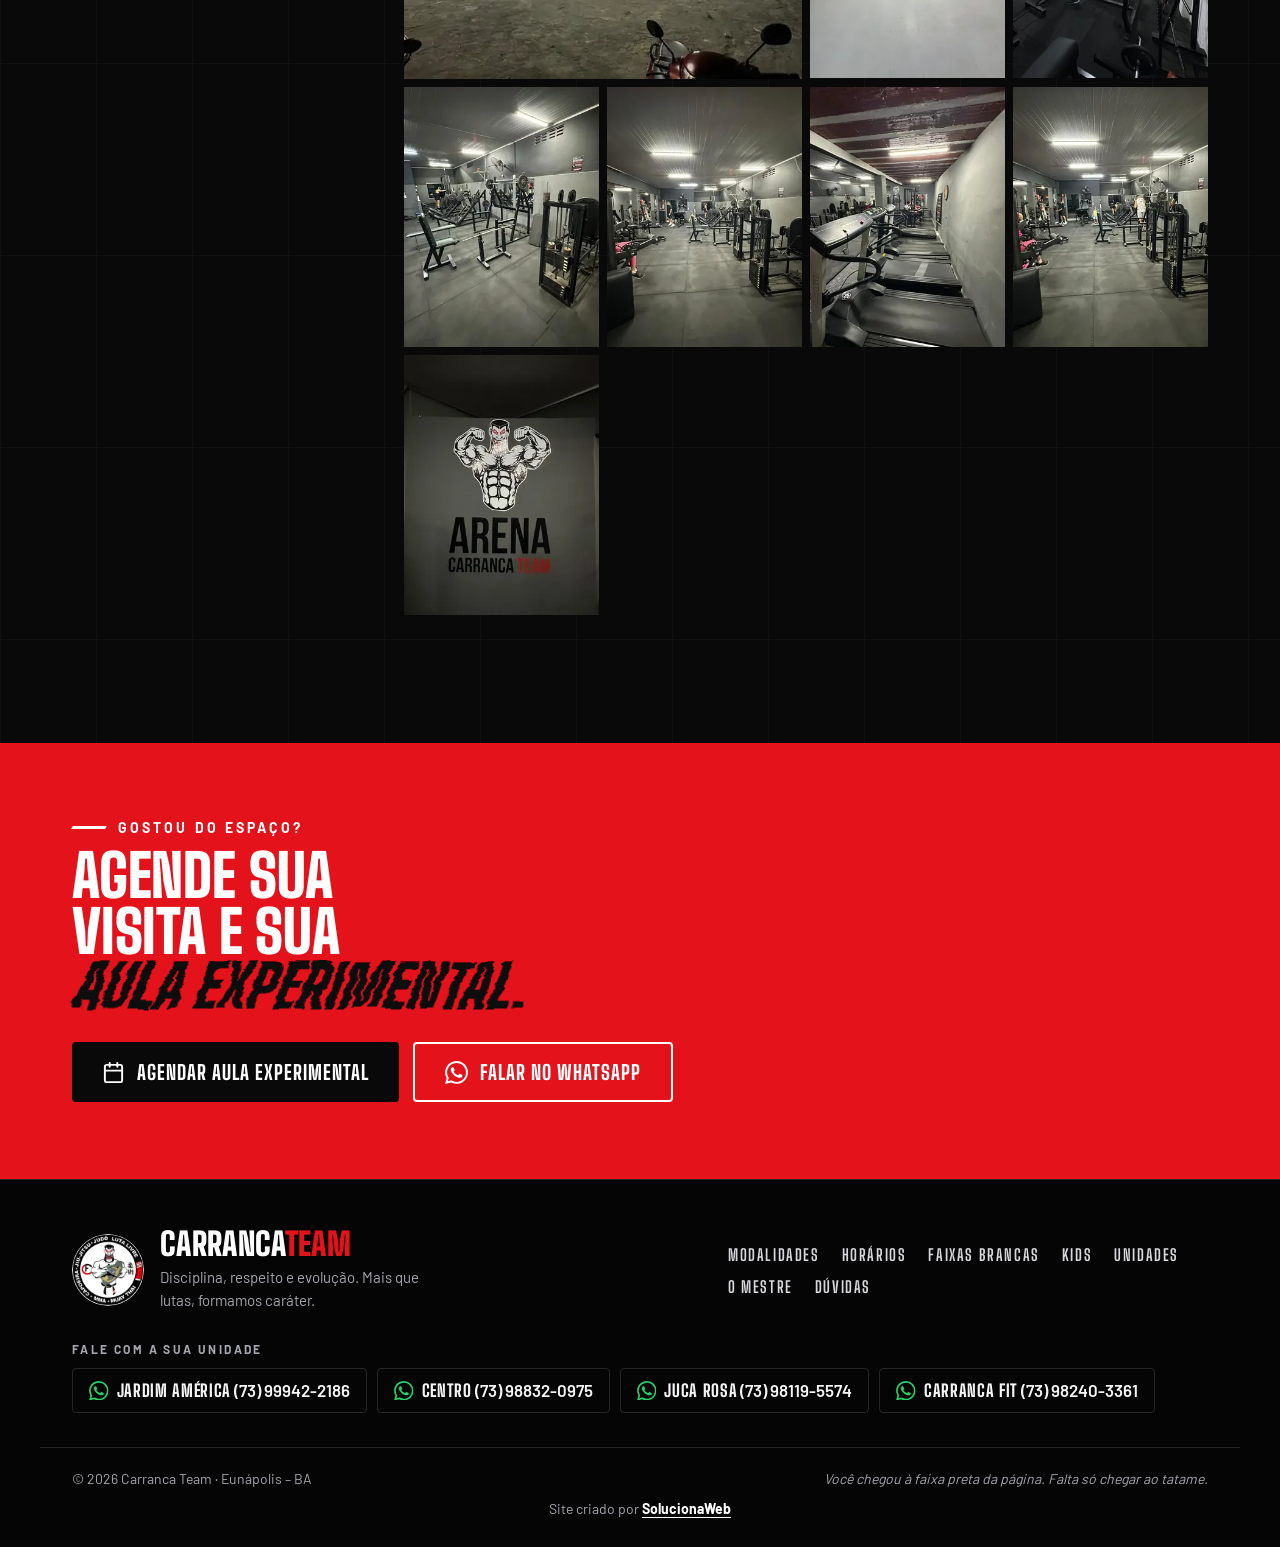
<file: unidades.html>
<!doctype html>
<html lang="pt-BR">
<head>
<meta charset="utf-8">
<meta name="viewport" content="width=device-width, initial-scale=1, viewport-fit=cover">
<title>Unidades por dentro: fotos e como chegar | Carranca Team</title>
<meta name="description" content="Conheça as unidades da Carranca Team por dentro: Jardim América, Centro, Juca Rosa e Carranca Fit, em Eunápolis (BA). Fotos, endereço e WhatsApp.">
<meta name="robots" content="index, follow, max-image-preview:large">
<meta name="theme-color" content="#09090a">
<meta name="color-scheme" content="dark">
<link rel="icon" href="favicon.ico" sizes="16x16 32x32 48x48">
<link rel="icon" type="image/png" sizes="96x96" href="assets/img/favicon-96.png">
<link rel="apple-touch-icon" href="assets/img/apple-touch-icon.png">
<link rel="canonical" href="https://carrancateam.com.br/unidades.html">
<meta property="og:type" content="website">
<meta property="og:locale" content="pt_BR">
<meta property="og:site_name" content="Carranca Team">
<meta property="og:title" content="Conheça as unidades da Carranca Team por dentro">
<meta property="og:description" content="Fotos reais do tatame, da recepção e da fachada de cada unidade, em Eunápolis (BA).">
<meta property="og:url" content="https://carrancateam.com.br/unidades.html">
<meta property="og:image" content="https://carrancateam.com.br/assets/img/og-card.jpg">
<meta property="og:image:type" content="image/jpeg">
<meta property="og:image:width" content="1200">
<meta property="og:image:height" content="630">
<meta property="og:image:alt" content="Carranca Team, artes marciais em Eunápolis: Jiu-Jitsu, Judô, Muay Thai, Boxe, MMA e Luta Livre, com o Mestre Fábio Costa de kimono e a frase Sua melhor versão começa no tatame">
<meta name="twitter:card" content="summary_large_image">
<meta name="twitter:title" content="Conheça as unidades da Carranca Team por dentro">
<meta name="twitter:description" content="Fotos reais do tatame, da recepção e da fachada de cada unidade, em Eunápolis (BA).">
<meta name="twitter:image" content="https://carrancateam.com.br/assets/img/og-card.jpg">
<meta name="twitter:image:alt" content="Carranca Team, artes marciais em Eunápolis: Jiu-Jitsu, Judô, Muay Thai, Boxe, MMA e Luta Livre, com o Mestre Fábio Costa de kimono e a frase Sua melhor versão começa no tatame">

<link rel="stylesheet" href="assets/css/site.css">
<script>document.documentElement.className += ' js';</script>
<script type="application/ld+json">
{
  "@context": "https://schema.org",
  "@graph": [
    {
      "@type": "WebSite",
      "@id": "https://carrancateam.com.br/#website",
      "url": "https://carrancateam.com.br/",
      "name": "Carranca Team",
      "inLanguage": "pt-BR",
      "publisher": {
        "@id": "https://carrancateam.com.br/#organization"
      }
    },
    {
      "@type": "Organization",
      "@id": "https://carrancateam.com.br/#organization",
      "name": "Carranca Team",
      "url": "https://carrancateam.com.br/",
      "logo": {
        "@type": "ImageObject",
        "url": "https://carrancateam.com.br/assets/img/emblema.webp",
        "width": 512,
        "height": 512
      }
    },
    {
      "@type": "SportsActivityLocation",
      "@id": "https://carrancateam.com.br/unidades.html#jardim",
      "url": "https://carrancateam.com.br/unidades.html#jardim",
      "name": "Carranca Team Jardim América",
      "description": "Dojo da Carranca Team no Jardim América, em Eunápolis, com Jiu-Jitsu, Judô, Muay Thai, Boxe, Luta Livre e MMA.",
      "telephone": "+5573999422186",
      "address": {
        "@type": "PostalAddress",
        "streetAddress": "Estrada da Colônia, Jardim América",
        "addressLocality": "Eunápolis",
        "addressRegion": "BA",
        "postalCode": "45821-600",
        "addressCountry": "BR"
      },
      "geo": {
        "@type": "GeoCoordinates",
        "latitude": -16.3710416,
        "longitude": -39.6041838
      },
      "hasMap": "https://www.google.com/maps/search/?api=1&query=-16.3710416,-39.6041838",
      "image": [
        "https://carrancateam.com.br/assets/img/u-jardim-01.webp",
        "https://carrancateam.com.br/assets/img/u-jardim-02.webp"
      ],
      "parentOrganization": {
        "@id": "https://carrancateam.com.br/#organization"
      },
      "sameAs": [
        "https://www.instagram.com/carrancateamjardimamerica/"
      ]
    },
    {
      "@type": "SportsActivityLocation",
      "@id": "https://carrancateam.com.br/unidades.html#centro",
      "url": "https://carrancateam.com.br/unidades.html#centro",
      "name": "Carranca Team Centro",
      "description": "Escola de Jiu-Jitsu da Carranca Team, no Centro de Eunápolis, com Jiu-Jitsu, Luta Livre, Muay Thai e Carranca Kids.",
      "telephone": "+5573988320975",
      "address": {
        "@type": "PostalAddress",
        "streetAddress": "Av. Duque de Caxias, 787, Centro",
        "addressLocality": "Eunápolis",
        "addressRegion": "BA",
        "postalCode": "45820-090",
        "addressCountry": "BR"
      },
      "geo": {
        "@type": "GeoCoordinates",
        "latitude": -16.3728581,
        "longitude": -39.5869182
      },
      "hasMap": "https://www.google.com/maps/search/?api=1&query=-16.3728581,-39.5869182",
      "image": [
        "https://carrancateam.com.br/assets/img/u-centro-01.webp",
        "https://carrancateam.com.br/assets/img/u-centro-02.webp"
      ],
      "parentOrganization": {
        "@id": "https://carrancateam.com.br/#organization"
      },
      "sameAs": [
        "https://www.instagram.com/ctlcarrancateam/"
      ]
    },
    {
      "@type": "SportsActivityLocation",
      "@id": "https://carrancateam.com.br/unidades.html#jucarosa",
      "url": "https://carrancateam.com.br/unidades.html#jucarosa",
      "name": "Carranca Team Juca Rosa",
      "description": "Unidade da Carranca Team no bairro Juca Rosa, em Eunápolis, com Jiu-Jitsu, Muay Thai, Luta Livre e turmas Kids.",
      "telephone": "+5573981195574",
      "address": {
        "@type": "PostalAddress",
        "addressLocality": "Eunápolis",
        "addressRegion": "BA",
        "addressCountry": "BR"
      },
      "parentOrganization": {
        "@id": "https://carrancateam.com.br/#organization"
      },
      "sameAs": [
        "https://www.instagram.com/carranca_team_juca_rosa/"
      ]
    },
    {
      "@type": "ExerciseGym",
      "@id": "https://carrancateam.com.br/unidades.html#fit",
      "url": "https://carrancateam.com.br/unidades.html#fit",
      "name": "Carranca Fit",
      "alternateName": "Arena Carranca Team",
      "description": "Academia de musculação e Muay Thai, também conhecida como Arena Carranca Team, em Eunápolis. Divulga Gympass e TotalPass.",
      "telephone": "+5573982403361",
      "address": {
        "@type": "PostalAddress",
        "addressLocality": "Eunápolis",
        "addressRegion": "BA",
        "postalCode": "45821-680",
        "addressCountry": "BR"
      },
      "geo": {
        "@type": "GeoCoordinates",
        "latitude": -16.3775625,
        "longitude": -39.5838125
      },
      "hasMap": "https://www.google.com/maps/search/?api=1&query=-16.3775625,-39.5838125",
      "image": [
        "https://carrancateam.com.br/assets/img/u-fit-01.webp",
        "https://carrancateam.com.br/assets/img/u-fit-02.webp"
      ],
      "parentOrganization": {
        "@id": "https://carrancateam.com.br/#organization"
      },
      "sameAs": [
        "https://www.instagram.com/carranca.fit/"
      ]
    },
    {
      "@type": "WebPage",
      "@id": "https://carrancateam.com.br/unidades.html#webpage",
      "url": "https://carrancateam.com.br/unidades.html",
      "name": "Unidades por dentro: fotos e como chegar | Carranca Team",
      "description": "Conheça as unidades da Carranca Team por dentro: Jardim América, Centro, Juca Rosa e Carranca Fit, em Eunápolis (BA). Fotos, endereço e WhatsApp.",
      "inLanguage": "pt-BR",
      "isPartOf": {
        "@id": "https://carrancateam.com.br/#website"
      },
      "about": [
        {
          "@id": "https://carrancateam.com.br/unidades.html#jardim"
        },
        {
          "@id": "https://carrancateam.com.br/unidades.html#centro"
        },
        {
          "@id": "https://carrancateam.com.br/unidades.html#jucarosa"
        },
        {
          "@id": "https://carrancateam.com.br/unidades.html#fit"
        }
      ],
      "breadcrumb": {
        "@id": "https://carrancateam.com.br/unidades.html#breadcrumb"
      }
    },
    {
      "@type": "BreadcrumbList",
      "@id": "https://carrancateam.com.br/unidades.html#breadcrumb",
      "itemListElement": [
        {
          "@type": "ListItem",
          "position": 1,
          "name": "Início",
          "item": "https://carrancateam.com.br/"
        },
        {
          "@type": "ListItem",
          "position": 2,
          "name": "Unidades",
          "item": "https://carrancateam.com.br/unidades.html"
        }
      ]
    }
  ]
}
</script>
</head>

<body class="p-unidades">
<a class="skip" href="#conteudo">Pular para o conteúdo</a>

<svg width="0" height="0" style="position:absolute" aria-hidden="true" focusable="false">
  <defs>
    <filter id="rough" x="-4%" y="-12%" width="108%" height="126%">
      <feTurbulence type="fractalNoise" baseFrequency="0.028 0.11" numOctaves="3" seed="11" result="n"/>
      <feDisplacementMap in="SourceGraphic" in2="n" scale="7" xChannelSelector="R" yChannelSelector="G"/>
    </filter>
    <symbol id="i-cal" viewBox="0 0 24 24"><rect x="3" y="4" width="18" height="18" rx="2"/><path d="M16 2v4M8 2v4M3 10h18"/></symbol>
    <symbol id="i-pin" viewBox="0 0 24 24"><path d="M21 10c0 7-9 13-9 13S3 17 3 10a9 9 0 0 1 18 0z"/><circle cx="12" cy="10" r="3"/></symbol>
    <symbol id="i-clock" viewBox="0 0 24 24"><circle cx="12" cy="12" r="10"/><path d="M12 6v6l4 2"/></symbol>
    <symbol id="i-users" viewBox="0 0 24 24"><path d="M17 21v-2a4 4 0 0 0-4-4H5a4 4 0 0 0-4 4v2"/><circle cx="9" cy="7" r="4"/><path d="M23 21v-2a4 4 0 0 0-3-3.87M16 3.13a4 4 0 0 1 0 7.75"/></symbol>
    <symbol id="i-home" viewBox="0 0 24 24"><path d="M3 9l9-7 9 7v11a2 2 0 0 1-2 2H5a2 2 0 0 1-2-2z"/><path d="M9 22V12h6v10"/></symbol>
    <symbol id="i-dumb" viewBox="0 0 24 24"><path d="M6.5 6.5v11M17.5 6.5v11M3.5 9v6M20.5 9v6M6.5 12h11"/></symbol>
    <symbol id="i-arrow" viewBox="0 0 24 24"><path d="M5 12h14M12 5l7 7-7 7"/></symbol>
    <symbol id="i-down" viewBox="0 0 24 24"><path d="M6 9l6 6 6-6"/></symbol>
    <symbol id="i-x" viewBox="0 0 24 24"><path d="M18 6 6 18M6 6l12 12"/></symbol>
    <symbol id="i-check" viewBox="0 0 24 24"><path d="M20 6 9 17l-5-5"/></symbol>
    <symbol id="i-ig" viewBox="0 0 24 24"><rect x="2" y="2" width="20" height="20" rx="5"/><path d="M16 11.37A4 4 0 1 1 12.63 8 4 4 0 0 1 16 11.37zM17.5 6.5h.01"/></symbol>
    <symbol id="i-menu" viewBox="0 0 24 24"><path d="M4 7h16M4 12h16M4 17h16"/></symbol>
    <symbol id="i-shield" viewBox="0 0 24 24"><path d="M12 22s8-4 8-10V5l-8-3-8 3v7c0 6 8 10 8 10z"/></symbol>
    <symbol id="i-star" viewBox="0 0 24 24"><path d="M12 2l3.09 6.26L22 9.27l-5 4.87 1.18 6.88L12 17.77l-6.18 3.25L7 14.14 2 9.27l6.91-1.01z"/></symbol>
    <symbol id="i-wa" viewBox="0 0 24 24"><path d="M17.472 14.382c-.297-.149-1.758-.867-2.03-.967-.273-.099-.471-.148-.67.15-.197.297-.767.966-.94 1.164-.173.199-.347.223-.644.075-.297-.15-1.255-.463-2.39-1.475-.883-.788-1.48-1.761-1.653-2.059-.173-.297-.018-.458.13-.606.134-.133.298-.347.446-.52.149-.174.198-.298.298-.497.099-.198.05-.371-.025-.52-.075-.149-.669-1.612-.916-2.207-.242-.579-.487-.5-.669-.51-.173-.008-.371-.01-.57-.01-.198 0-.52.074-.792.372-.272.297-1.04 1.016-1.04 2.479 0 1.462 1.065 2.875 1.213 3.074.149.198 2.096 3.2 5.077 4.487.709.306 1.262.489 1.694.625.712.227 1.36.195 1.871.118.571-.085 1.758-.719 2.006-1.413.248-.694.248-1.289.173-1.413-.074-.124-.272-.198-.57-.347m-5.421 7.403h-.004a9.87 9.87 0 01-5.031-1.378l-.361-.214-3.741.982.998-3.648-.235-.374a9.86 9.86 0 01-1.51-5.26c.001-5.45 4.436-9.884 9.888-9.884 2.64 0 5.122 1.03 6.988 2.898a9.825 9.825 0 012.893 6.994c-.003 5.45-4.437 9.884-9.885 9.884m8.413-18.297A11.815 11.815 0 0012.05 0C5.495 0 .16 5.335.157 11.892c0 2.096.547 4.142 1.588 5.945L.057 24l6.305-1.654a11.882 11.882 0 005.683 1.448h.005c6.554 0 11.89-5.335 11.893-11.893a11.821 11.821 0 00-3.48-8.413Z" stroke="none" fill="currentColor"/></symbol>
    <!-- faixa branca (a cor da tarja vem de --bar: preta = iniciante, dourada = branca de ouro) -->
    <symbol id="faixa-branca" viewBox="0 0 420 72">
      <path d="M0 16h336v40H0z" fill="#f4f1ea"/><path d="M0 16h336v7H0z" fill="#fff"/><path d="M0 49h336v7H0z" fill="#d9d3c7"/>
      <path d="M0 16h336v40H0z" fill="none" stroke="rgba(0,0,0,.14)"/>
      <path d="M336 8h76v56h-76z" fill="var(--bar,#111)"/><path d="M336 8h76v6h-76z" fill="rgba(255,255,255,.22)"/>
      <path d="M352 8h6v56h-6zM366 8h6v56h-6z" fill="var(--stripe,#fff)"/>
    </symbol>
  </defs>
</svg>

<!-- faixa que evolui conforme você rola a página -->
<div class="belt" id="belt" aria-hidden="true"><i></i></div>

<header class="hdr" id="hdr">
  <div class="wrap hdr__in">
    <a class="brand" href="index.html#top" aria-label="Carranca Team, início">
      <img src="assets/img/emblema-192.webp" width="44" height="44" alt="">
      <span class="brand__t">CARRANCA<b>TEAM</b></span>
    </a>
    <nav class="nav" id="nav" aria-label="Principal">
      <a href="index.html#modalidades">Modalidades</a>
      <a href="index.html#horarios">Horários</a>
      <a href="faixas-brancas.html">Faixas brancas</a>
      <a href="index.html#kids">Kids</a>
      <a href="unidades.html" class="is-on" aria-current="page">Unidades</a>
      <a href="mestre-fabio.html">O Mestre</a>
      <a class="btn btn--red btn--sm nav__cta" href="index.html#agendar" data-open="agenda"><svg class="ic"><use href="#i-cal"/></svg>Aula experimental</a>
    </nav>
    <button class="burger" id="burger" type="button" aria-expanded="false" aria-controls="nav" aria-label="Abrir menu"><svg class="ic"><use href="#i-menu"/></svg></button>
  </div>
</header>

<main id="conteudo">
<section class="phero">
  <div class="hero__deco" aria-hidden="true">
    <svg class="slash slash--a" viewBox="0 0 420 260" preserveAspectRatio="none"><g filter="url(#rough)" fill="#e3121b"><path d="M0 0H330L262 20 168 66 96 120 0 198Z"/><path d="M0 214 82 150 150 112 118 148 44 232Z" opacity=".75"/></g></svg>
  </div>
  <div class="wrap phero__in">
    <p class="crumb"><a href="index.html">Início</a> / Unidades</p>
    <p class="kicker">Conheça por dentro</p>
    <h1 class="ph1">Visite a Carranca <span class="brush">sem sair de casa.</span></h1>
    <p class="lead">Fotos reais das quatro unidades em Eunápolis: tatame, estrutura, recepção e fachada. Escolha a mais perto de você e agende sua visita.</p>
    <nav class="jump" aria-label="Ir para a unidade">
      <a href="#jardim">Jardim América</a><a href="#centro">Centro</a><a href="#jucarosa">Juca Rosa</a><a href="#fit">Carranca Fit</a>
    </nav>
  </div>
</section>

<section class="sec sec--ink unitspg">
  <div class="wrap">

    <article class="unit rv" id="jardim">
      <header class="unit__h">
        <p class="kicker">Jiu-Jitsu · Judô · Muay Thai · Boxe · Luta Livre · MMA</p>
        <h2 class="h2">Jardim América</h2>
        <p class="unit__d">O novo Dojo da Carranca Team, inaugurado em <time datetime="2026-09">setembro de 2026</time>. Tatame olímpico, paredes protegidas e as seis modalidades sob o mesmo teto.</p>
      </header>
      <div class="unit__body">
        <div class="uinfo" data-uinfo="jardim">
          <p class="uinfo__r" data-fallback><svg class="ic"><use href="#i-pin"/></svg><span>Estrada da Colônia · Jardim América<small>Eunápolis – BA · CEP 45821-600</small></span></p>
          <p class="uinfo__r" data-fallback><svg class="ic ic--fill"><use href="#i-wa"/></svg><span>WhatsApp da unidade<small>(73) 99942-2186</small></span></p>
          <div class="uinfo__acts" data-fallback><a class="btn btn--wa" href="https://wa.me/5573999422186?text=Ol%C3%A1!%20Vim%20pelo%20site%20e%20quero%20agendar%20uma%20aula%20experimental%20na%20Carranca%20Team%20Jardim%20Am%C3%A9rica." data-wa="Olá! Vim pelo site e quero agendar uma aula experimental na Carranca Team Jardim América." data-unit="jardim" data-where="unidades-jardim" aria-label="Chamar no WhatsApp: Carranca Team Jardim América" target="_blank" rel="noopener"><svg class="ic ic--fill"><use href="#i-wa"/></svg>Chamar no WhatsApp</a><a class="btn btn--line" href="https://www.google.com/maps/dir/?api=1&amp;destination=-16.3710416,-39.6041838" target="_blank" rel="noopener" data-track="rota" aria-label="Como chegar: Carranca Team Jardim América"><svg class="ic"><use href="#i-pin"/></svg>Como chegar</a><a class="btn btn--red" href="index.html#agendar" data-open="agenda" data-unit="jardim" data-where="unidades-jardim" aria-label="Agendar aula experimental: Carranca Team Jardim América"><svg class="ic"><use href="#i-cal"/></svg>Agendar aula experimental</a></div>
        </div>
                <div class="ugal" data-gal>
          <button class="ugal__i ugal__i--lead" type="button" data-full="assets/img/u-jardim-01.webp" data-w="960" data-h="1280"><img src="assets/img/u-jardim-01-t.webp" srcset="assets/img/u-jardim-01-t320.webp 320w, assets/img/u-jardim-01-t.webp 520w" sizes="(max-width: 600px) 96vw, (max-width: 900px) 66vw, 400px" width="520" height="693" loading="lazy" decoding="async" alt="Fachada do Dojo do Jardim América à noite, com a placa Escola de Artes Marciais Carranca Team e a lista de modalidades ao lado da porta de vidro"></button>
          <button class="ugal__i" type="button" data-full="assets/img/u-jardim-02.webp" data-w="960" data-h="1280"><img src="assets/img/u-jardim-02-t.webp" srcset="assets/img/u-jardim-02-t320.webp 320w, assets/img/u-jardim-02-t.webp 520w" sizes="(max-width: 600px) 48vw, (max-width: 900px) 33vw, 200px" width="520" height="693" loading="lazy" decoding="async" alt="Salão de tatame cinza do Jardim América, com teto preto e iluminação de LED em zigue-zague"></button>
          <button class="ugal__i" type="button" data-full="assets/img/u-jardim-03.webp" data-w="960" data-h="1280"><img src="assets/img/u-jardim-03-t.webp" srcset="assets/img/u-jardim-03-t320.webp 320w, assets/img/u-jardim-03-t.webp 520w" sizes="(max-width: 600px) 48vw, (max-width: 900px) 33vw, 200px" width="520" height="693" loading="lazy" decoding="async" alt="Tatame cinza do Jardim América, com o capacho Carranca Team Jardim América em primeiro plano e a logomarca na parede ao fundo"></button>
          <button class="ugal__i" type="button" data-full="assets/img/u-jardim-04.webp" data-w="960" data-h="1280"><img src="assets/img/u-jardim-04-t.webp" srcset="assets/img/u-jardim-04-t320.webp 320w, assets/img/u-jardim-04-t.webp 520w" sizes="(max-width: 600px) 48vw, (max-width: 900px) 33vw, 200px" width="520" height="693" loading="lazy" decoding="async" alt="Salão do Jardim América visto de outro ângulo, com a borda de madeira clara do tatame e a área de espera com sofás ao fundo"></button>
          <button class="ugal__i" type="button" data-full="assets/img/u-jardim-05.webp" data-w="960" data-h="1280"><img src="assets/img/u-jardim-05-t.webp" srcset="assets/img/u-jardim-05-t320.webp 320w, assets/img/u-jardim-05-t.webp 520w" sizes="(max-width: 600px) 48vw, (max-width: 900px) 33vw, 200px" width="520" height="693" loading="lazy" decoding="async" alt="Canto do salão com sacos de pancada pendurados na parede protegida e uma prateleira de nichos ao fundo"></button>
          <button class="ugal__i" type="button" data-full="assets/img/u-jardim-06.webp" data-w="960" data-h="1280"><img src="assets/img/u-jardim-06-t.webp" srcset="assets/img/u-jardim-06-t320.webp 320w, assets/img/u-jardim-06-t.webp 520w" sizes="(max-width: 600px) 48vw, (max-width: 900px) 33vw, 200px" width="520" height="693" loading="lazy" decoding="async" alt="Bebedouro e armário de nichos ao lado do tatame, com ventilador de parede, no Jardim América"></button>
          <button class="ugal__i" type="button" data-full="assets/img/u-jardim-07.webp" data-w="960" data-h="1280"><img src="assets/img/u-jardim-07-t.webp" srcset="assets/img/u-jardim-07-t320.webp 320w, assets/img/u-jardim-07-t.webp 520w" sizes="(max-width: 600px) 48vw, (max-width: 900px) 33vw, 200px" width="520" height="693" loading="lazy" decoding="async" alt="Dois sacos de pancada pendurados na parede protegida, com outro saco deitado no tatame cinza"></button>
          <button class="ugal__i" type="button" data-full="assets/img/u-jardim-08.webp" data-w="960" data-h="1280"><img src="assets/img/u-jardim-08-t.webp" srcset="assets/img/u-jardim-08-t320.webp 320w, assets/img/u-jardim-08-t.webp 520w" sizes="(max-width: 600px) 48vw, (max-width: 900px) 33vw, 200px" width="520" height="693" loading="lazy" decoding="async" alt="Parede do salão com televisão, logomarca e saco de pancada, com a borda de madeira do tatame à frente"></button>
          <button class="ugal__i" type="button" data-full="assets/img/u-jardim-09.webp" data-w="960" data-h="1280"><img src="assets/img/u-jardim-09-t.webp" srcset="assets/img/u-jardim-09-t320.webp 320w, assets/img/u-jardim-09-t.webp 520w" sizes="(max-width: 600px) 48vw, (max-width: 900px) 33vw, 200px" width="520" height="693" loading="lazy" decoding="async" alt="Área de espera com sofás bege e televisão, ao lado do tatame e da entrada de vidro"></button>
          <button class="ugal__i" type="button" data-full="assets/img/u-jardim-10.webp" data-w="960" data-h="1280"><img src="assets/img/u-jardim-10-t.webp" srcset="assets/img/u-jardim-10-t320.webp 320w, assets/img/u-jardim-10-t.webp 520w" sizes="(max-width: 600px) 48vw, (max-width: 900px) 33vw, 200px" width="520" height="693" loading="lazy" decoding="async" alt="Estante branca com camisetas pretas penduradas e kimonos brancos dobrados"></button>
          <button class="ugal__i" type="button" data-full="assets/img/u-jardim-11.webp" data-w="960" data-h="1280"><img src="assets/img/u-jardim-11-t.webp" srcset="assets/img/u-jardim-11-t320.webp 320w, assets/img/u-jardim-11-t.webp 520w" sizes="(max-width: 600px) 48vw, (max-width: 900px) 33vw, 200px" width="520" height="693" loading="lazy" decoding="async" alt="Visão geral do salão de tatame do Jardim América, com a logomarca Carranca Team na parede ao fundo"></button>
        </div>
      </div>
    </article>

    <article class="unit rv" id="centro">
      <header class="unit__h">
        <p class="kicker">Escola de Jiu-Jitsu · Luta Livre · Muay Thai · Kids</p>
        <h2 class="h2">Centro</h2>
        <p class="unit__d">A Escola de Jiu-Jitsu da Carranca Team, na Av. Duque de Caxias. Salão de tatame amplo, recepção e vestiários.</p>
      </header>
      <div class="unit__body">
        <div class="uinfo" data-uinfo="centro">
          <p class="uinfo__r" data-fallback><svg class="ic"><use href="#i-pin"/></svg><span>Av. Duque de Caxias, 787 · Centro<small>Eunápolis – BA · CEP 45820-090</small></span></p>
          <p class="uinfo__r" data-fallback><svg class="ic ic--fill"><use href="#i-wa"/></svg><span>WhatsApp da unidade<small>(73) 98832-0975</small></span></p>
          <div class="uinfo__acts" data-fallback><a class="btn btn--wa" href="https://wa.me/5573988320975?text=Ol%C3%A1!%20Vim%20pelo%20site%20e%20quero%20agendar%20uma%20aula%20experimental%20na%20Carranca%20Team%20Centro%20(Escola%20de%20Jiu-Jitsu)." data-wa="Olá! Vim pelo site e quero agendar uma aula experimental na Carranca Team Centro (Escola de Jiu-Jitsu)." data-unit="centro" data-where="unidades-centro" aria-label="Chamar no WhatsApp: Carranca Team Centro" target="_blank" rel="noopener"><svg class="ic ic--fill"><use href="#i-wa"/></svg>Chamar no WhatsApp</a><a class="btn btn--line" href="https://www.google.com/maps/dir/?api=1&amp;destination=-16.3728581,-39.5869182" target="_blank" rel="noopener" data-track="rota" aria-label="Como chegar: Carranca Team Centro"><svg class="ic"><use href="#i-pin"/></svg>Como chegar</a><a class="btn btn--red" href="index.html#agendar" data-open="agenda" data-unit="centro" data-where="unidades-centro" aria-label="Agendar aula experimental: Carranca Team Centro"><svg class="ic"><use href="#i-cal"/></svg>Agendar aula experimental</a></div>
        </div>
                <div class="ugal" data-gal>
          <button class="ugal__i ugal__i--lead" type="button" data-full="assets/img/u-centro-01.webp" data-w="960" data-h="1280"><img src="assets/img/u-centro-01-t.webp" srcset="assets/img/u-centro-01-t320.webp 320w, assets/img/u-centro-01-t.webp 520w" sizes="(max-width: 600px) 96vw, (max-width: 900px) 66vw, 400px" width="520" height="693" loading="lazy" decoding="async" alt="Fachada da Escola de Jiu-Jitsu Carranca Team, no Centro, ao entardecer, com a placa iluminada no alto do prédio"></button>
          <button class="ugal__i" type="button" data-full="assets/img/u-centro-02.webp" data-w="960" data-h="1280"><img src="assets/img/u-centro-02-t.webp" srcset="assets/img/u-centro-02-t320.webp 320w, assets/img/u-centro-02-t.webp 520w" sizes="(max-width: 600px) 48vw, (max-width: 900px) 33vw, 200px" width="520" height="693" loading="lazy" decoding="async" alt="Salão de tatame branco do Centro, com a logomarca Escola de Jiu-Jitsu Carranca Team na parede"></button>
          <button class="ugal__i" type="button" data-full="assets/img/u-centro-03.webp" data-w="960" data-h="1280"><img src="assets/img/u-centro-03-t.webp" srcset="assets/img/u-centro-03-t320.webp 320w, assets/img/u-centro-03-t.webp 520w" sizes="(max-width: 600px) 48vw, (max-width: 900px) 33vw, 200px" width="520" height="693" loading="lazy" decoding="async" alt="Vista geral do salão amplo do Centro, com tatame branco e teto de madeira clara"></button>
          <button class="ugal__i" type="button" data-full="assets/img/u-centro-04.webp" data-w="960" data-h="1280"><img src="assets/img/u-centro-04-t.webp" srcset="assets/img/u-centro-04-t320.webp 320w, assets/img/u-centro-04-t.webp 520w" sizes="(max-width: 600px) 48vw, (max-width: 900px) 33vw, 200px" width="520" height="693" loading="lazy" decoding="async" alt="Salão do Centro visto de outro ângulo, com a logomarca Carranca Team na parede do fundo"></button>
          <button class="ugal__i" type="button" data-full="assets/img/u-centro-05.webp" data-w="960" data-h="1280"><img src="assets/img/u-centro-05-t.webp" srcset="assets/img/u-centro-05-t320.webp 320w, assets/img/u-centro-05-t.webp 520w" sizes="(max-width: 600px) 48vw, (max-width: 900px) 33vw, 200px" width="520" height="693" loading="lazy" decoding="async" alt="Tatame branco do Centro em direção ao fundo do salão, onde há cadeiras brancas e pessoas sentadas"></button>
          <button class="ugal__i" type="button" data-full="assets/img/u-centro-06.webp" data-w="960" data-h="1280"><img src="assets/img/u-centro-06-t.webp" srcset="assets/img/u-centro-06-t320.webp 320w, assets/img/u-centro-06-t.webp 520w" sizes="(max-width: 600px) 48vw, (max-width: 900px) 33vw, 200px" width="520" height="693" loading="lazy" decoding="async" alt="Capacho Carranca Team sobre o piso de cerâmica, na entrada do salão de tatame do Centro"></button>
          <button class="ugal__i" type="button" data-full="assets/img/u-centro-07.webp" data-w="960" data-h="1280"><img src="assets/img/u-centro-07-t.webp" srcset="assets/img/u-centro-07-t320.webp 320w, assets/img/u-centro-07-t.webp 520w" sizes="(max-width: 600px) 48vw, (max-width: 900px) 33vw, 200px" width="520" height="693" loading="lazy" decoding="async" alt="Balcão da recepção do Centro, com camisetas penduradas ao fundo e quadros na parede"></button>
          <button class="ugal__i" type="button" data-full="assets/img/u-centro-08.webp" data-w="960" data-h="1280"><img src="assets/img/u-centro-08-t.webp" srcset="assets/img/u-centro-08-t320.webp 320w, assets/img/u-centro-08-t.webp 520w" sizes="(max-width: 600px) 48vw, (max-width: 900px) 33vw, 200px" width="520" height="693" loading="lazy" decoding="async" alt="Escultura de madeira pintada, com rosto de carranca de dentes à mostra, ao lado de uma porta de vidro"></button>
          <button class="ugal__i" type="button" data-full="assets/img/u-centro-09.webp" data-w="960" data-h="1280"><img src="assets/img/u-centro-09-t.webp" srcset="assets/img/u-centro-09-t320.webp 320w, assets/img/u-centro-09-t.webp 520w" sizes="(max-width: 600px) 48vw, (max-width: 900px) 33vw, 200px" width="520" height="693" loading="lazy" decoding="async" alt="Banner na entrada do Centro, com uma pessoa de kimono e a frase Venha fazer uma aula experimental, e um capacho Carranca Team no chão"></button>
          <button class="ugal__i" type="button" data-full="assets/img/u-centro-10.webp" data-w="960" data-h="720"><img src="assets/img/u-centro-10-t.webp" srcset="assets/img/u-centro-10-t320.webp 320w, assets/img/u-centro-10-t.webp 520w" sizes="(max-width: 600px) 48vw, (max-width: 900px) 33vw, 200px" width="520" height="390" loading="lazy" decoding="async" alt="Parede do salão do Centro com a logomarca Escola de Jiu-Jitsu Carranca Team em letras pretas e vermelhas"></button>
          <button class="ugal__i" type="button" data-full="assets/img/u-centro-11.webp" data-w="960" data-h="1280"><img src="assets/img/u-centro-11-t.webp" srcset="assets/img/u-centro-11-t320.webp 320w, assets/img/u-centro-11-t.webp 520w" sizes="(max-width: 600px) 48vw, (max-width: 900px) 33vw, 200px" width="520" height="693" loading="lazy" decoding="async" alt="Portas dos banheiros masculino e feminino, com um refrigerador de bebidas entre elas"></button>
        </div>
      </div>
    </article>

    <article class="unit rv" id="jucarosa">
      <header class="unit__h">
        <p class="kicker">Jiu-Jitsu · Muay Thai · Luta Livre · Kids</p>
        <h2 class="h2">Juca Rosa</h2>
        <p class="unit__d">Treinos no bairro Juca Rosa, com o professor Fabiano Carvalho: Jiu-Jitsu, Muay Thai, Luta Livre e turmas Kids.</p>
      </header>
      <div class="unit__body">
        <div class="uinfo" data-uinfo="jucarosa">
          <p class="uinfo__r" data-fallback><svg class="ic"><use href="#i-pin"/></svg><span>Bairro Juca Rosa · Eunápolis – BA<small>Endereço exato pelo WhatsApp</small></span></p>
          <p class="uinfo__r" data-fallback><svg class="ic ic--fill"><use href="#i-wa"/></svg><span>WhatsApp da unidade<small>(73) 98119-5574</small></span></p>
          <div class="uinfo__acts" data-fallback><a class="btn btn--wa" href="https://wa.me/5573981195574?text=Ol%C3%A1!%20Vim%20pelo%20site%20e%20quero%20saber%20o%20endere%C3%A7o%20e%20os%20hor%C3%A1rios%20da%20Carranca%20Team%20Juca%20Rosa." data-wa="Olá! Vim pelo site e quero saber o endereço e os horários da Carranca Team Juca Rosa." data-unit="jucarosa" data-where="unidades-jucarosa" aria-label="Pedir o endereço: Carranca Team Juca Rosa" target="_blank" rel="noopener"><svg class="ic ic--fill"><use href="#i-wa"/></svg>Pedir o endereço</a><a class="btn btn--red" href="index.html#agendar" data-open="agenda" data-unit="jucarosa" data-where="unidades-jucarosa" aria-label="Agendar aula experimental: Carranca Team Juca Rosa"><svg class="ic"><use href="#i-cal"/></svg>Agendar aula experimental</a></div>
        </div>
        <div class="ugal ugal--soon"><div class="soon"><p class="soon__k">Fotos em breve</p><p class="soon__t">Estamos preparando as fotos desta unidade.</p><p class="soon__s">Quer conhecer antes de decidir? Peça uma visita pelo WhatsApp da unidade.</p><a class="btn btn--wa" href="https://wa.me/5573981195574?text=Ol%C3%A1!%20Gostaria%20de%20conhecer%20a%20unidade%20Juca%20Rosa.%20Posso%20fazer%20uma%20visita%3F" data-wa="" data-unit="jucarosa" data-where="juca-visita" data-msg="Olá! Gostaria de conhecer a unidade Juca Rosa. Posso fazer uma visita?" target="_blank" rel="noopener"><svg class="ic ic--fill"><use href="#i-wa"/></svg>Pedir uma visita</a></div></div>
      </div>
    </article>

    <article class="unit rv" id="fit">
      <header class="unit__h">
        <p class="kicker">Musculação · Muay Thai · Gympass · TotalPass</p>
        <h2 class="h2">Carranca Fit</h2>
        <p class="unit__d">Academia de musculação e Muay Thai, também conhecida como Arena Carranca Team. Tatame amplo, aparelhos e área de cardio.</p>
      </header>
      <div class="unit__body">
        <div class="uinfo" data-uinfo="fit">
          <p class="uinfo__r" data-fallback><svg class="ic"><use href="#i-pin"/></svg><span>Centro<small>Eunápolis – BA · CEP 45821-680</small></span></p>
          <p class="uinfo__r" data-fallback><svg class="ic ic--fill"><use href="#i-wa"/></svg><span>WhatsApp da unidade<small>(73) 98240-3361</small></span></p>
          <div class="uinfo__acts" data-fallback><a class="btn btn--wa" href="https://wa.me/5573982403361?text=Ol%C3%A1!%20Vim%20pelo%20site%20e%20quero%20conhecer%20a%20Carranca%20Fit%20(muscula%C3%A7%C3%A3o%20e%20Muay%20Thai)." data-wa="Olá! Vim pelo site e quero conhecer a Carranca Fit (musculação e Muay Thai)." data-unit="fit" data-where="unidades-fit" aria-label="Chamar no WhatsApp: Carranca Fit" target="_blank" rel="noopener"><svg class="ic ic--fill"><use href="#i-wa"/></svg>Chamar no WhatsApp</a><a class="btn btn--line" href="https://www.google.com/maps/dir/?api=1&amp;destination=-16.3775625,-39.5838125" target="_blank" rel="noopener" data-track="rota" aria-label="Como chegar: Carranca Fit"><svg class="ic"><use href="#i-pin"/></svg>Como chegar</a><a class="btn btn--red" href="index.html#agendar" data-open="agenda" data-unit="fit" data-where="unidades-fit" aria-label="Agendar aula experimental: Carranca Fit"><svg class="ic"><use href="#i-cal"/></svg>Agendar aula experimental</a></div>
        </div>
                <div class="ugal" data-gal>
          <button class="ugal__i ugal__i--lead" type="button" data-full="assets/img/u-fit-01.webp" data-w="960" data-h="1280"><img src="assets/img/u-fit-01-t.webp" srcset="assets/img/u-fit-01-t320.webp 320w, assets/img/u-fit-01-t.webp 520w" sizes="(max-width: 600px) 96vw, (max-width: 900px) 66vw, 400px" width="520" height="693" loading="lazy" decoding="async" alt="Fachada da Carranca Fit à noite, com o letreiro Carranca Fit, Academia de Musculação e Muay Thai"></button>
          <button class="ugal__i" type="button" data-full="assets/img/u-fit-02.webp" data-w="960" data-h="1280"><img src="assets/img/u-fit-02-t.webp" srcset="assets/img/u-fit-02-t320.webp 320w, assets/img/u-fit-02-t.webp 520w" sizes="(max-width: 600px) 48vw, (max-width: 900px) 33vw, 200px" width="520" height="693" loading="lazy" decoding="async" alt="Tatame branco amplo da Carranca Fit, com o painel Arena Carranca Team ao fundo"></button>
          <button class="ugal__i" type="button" data-full="assets/img/u-fit-03.webp" data-w="960" data-h="1280"><img src="assets/img/u-fit-03-t.webp" srcset="assets/img/u-fit-03-t320.webp 320w, assets/img/u-fit-03-t.webp 520w" sizes="(max-width: 600px) 48vw, (max-width: 900px) 33vw, 200px" width="520" height="693" loading="lazy" decoding="async" alt="Tatame branco da Carranca Fit visto de outro ângulo, com o painel Arena Carranca Team e o logotipo F na parede"></button>
          <button class="ugal__i" type="button" data-full="assets/img/u-fit-04.webp" data-w="960" data-h="1280"><img src="assets/img/u-fit-04-t.webp" srcset="assets/img/u-fit-04-t320.webp 320w, assets/img/u-fit-04-t.webp 520w" sizes="(max-width: 600px) 48vw, (max-width: 900px) 33vw, 200px" width="520" height="693" loading="lazy" decoding="async" alt="Tatame branco da Carranca Fit visto de frente, com o painel Arena Carranca Team e a estrutura do telhado aparente"></button>
          <button class="ugal__i" type="button" data-full="assets/img/u-fit-05.webp" data-w="960" data-h="1280"><img src="assets/img/u-fit-05-t.webp" srcset="assets/img/u-fit-05-t320.webp 320w, assets/img/u-fit-05-t.webp 520w" sizes="(max-width: 600px) 48vw, (max-width: 900px) 33vw, 200px" width="520" height="693" loading="lazy" decoding="async" alt="Área de musculação da Carranca Fit, com bancos, anilhas e aparelhos, e alunos treinando"></button>
          <button class="ugal__i" type="button" data-full="assets/img/u-fit-06.webp" data-w="960" data-h="1280"><img src="assets/img/u-fit-06-t.webp" srcset="assets/img/u-fit-06-t320.webp 320w, assets/img/u-fit-06-t.webp 520w" sizes="(max-width: 600px) 48vw, (max-width: 900px) 33vw, 200px" width="520" height="693" loading="lazy" decoding="async" alt="Aparelhos de musculação e barras sobre o piso emborrachado da Carranca Fit, com paredes cinza"></button>
          <button class="ugal__i" type="button" data-full="assets/img/u-fit-07.webp" data-w="960" data-h="1280"><img src="assets/img/u-fit-07-t.webp" srcset="assets/img/u-fit-07-t320.webp 320w, assets/img/u-fit-07-t.webp 520w" sizes="(max-width: 600px) 48vw, (max-width: 900px) 33vw, 200px" width="520" height="693" loading="lazy" decoding="async" alt="Outra vista da sala de musculação da Carranca Fit, com aparelhos de perna e alunos ao fundo"></button>
          <button class="ugal__i" type="button" data-full="assets/img/u-fit-08.webp" data-w="960" data-h="1280"><img src="assets/img/u-fit-08-t.webp" srcset="assets/img/u-fit-08-t320.webp 320w, assets/img/u-fit-08-t.webp 520w" sizes="(max-width: 600px) 48vw, (max-width: 900px) 33vw, 200px" width="520" height="693" loading="lazy" decoding="async" alt="Fileira de esteiras de cardio ao longo da parede da Carranca Fit"></button>
          <button class="ugal__i" type="button" data-full="assets/img/u-fit-09.webp" data-w="960" data-h="1280"><img src="assets/img/u-fit-09-t.webp" srcset="assets/img/u-fit-09-t320.webp 320w, assets/img/u-fit-09-t.webp 520w" sizes="(max-width: 600px) 48vw, (max-width: 900px) 33vw, 200px" width="520" height="693" loading="lazy" decoding="async" alt="Sala de musculação da Carranca Fit com espelhos ao fundo, aparelhos de força e alunos treinando"></button>
          <button class="ugal__i" type="button" data-full="assets/img/u-fit-10.webp" data-w="960" data-h="1280"><img src="assets/img/u-fit-10-t.webp" srcset="assets/img/u-fit-10-t320.webp 320w, assets/img/u-fit-10-t.webp 520w" sizes="(max-width: 600px) 48vw, (max-width: 900px) 33vw, 200px" width="520" height="693" loading="lazy" decoding="async" alt="Logomarca Arena Carranca Team, com a ilustração de um fisiculturista, na parede cinza da Carranca Fit"></button>
        </div>
      </div>
    </article>

  </div>
</section>

<section class="ctaband">
  <div class="wrap ctaband__in">
    <div>
      <p class="kicker kicker--w">Gostou do espaço?</p>
      <h2 class="h2">Agende sua visita e sua <span class="brush brush--sm brush--ink">aula experimental.</span></h2>
    </div>
    <div class="cta-row">
      <a class="btn btn--ink btn--lg" href="index.html#agendar" data-open="agenda" data-where="cta-unidades"><svg class="ic"><use href="#i-cal"/></svg>Agendar aula experimental</a>
      <a class="btn btn--line btn--lg" href="https://wa.me/5573988320975?text=Ol%C3%A1!%20Vim%20pelo%20site%20e%20quero%20saber%20mais%20sobre%20as%20aulas%20da%20Carranca%20Team." data-zap data-where="cta-unidades" target="_blank" rel="noopener"><svg class="ic ic--fill"><use href="#i-wa"/></svg>Falar no WhatsApp</a>
    </div>
  </div>
</section>
</main>

<footer class="foot">
  <div class="wrap foot__in">
    <div class="foot__brand">
      <img src="assets/img/emblema-192.webp" width="72" height="72" loading="lazy" decoding="async" alt="Emblema da Carranca Team">
      <div>
        <p class="wordmark wordmark--sm" aria-hidden="true">CARRANCA<b>TEAM</b></p>
        <p class="foot__t">Disciplina, respeito e evolução. Mais que lutas, formamos caráter.</p>
      </div>
    </div>
    <nav class="foot__nav" aria-label="Rodapé">
      <a href="index.html#modalidades">Modalidades</a><a href="index.html#horarios">Horários</a><a href="faixas-brancas.html">Faixas brancas</a><a href="index.html#kids">Kids</a><a href="unidades.html">Unidades</a><a href="mestre-fabio.html">O Mestre</a><a href="index.html#duvidas">Dúvidas</a>
    </nav>
  </div>
  <div class="wrap">
    <p class="foot__h">Fale com a sua unidade</p>
    <ul class="foot__zaps" id="footZaps">
      <li data-fallback><a href="https://wa.me/5573999422186?text=Ol%C3%A1!%20Vim%20pelo%20site%20e%20quero%20agendar%20uma%20aula%20experimental%20na%20Carranca%20Team%20Jardim%20Am%C3%A9rica." data-wa="Olá! Vim pelo site e quero agendar uma aula experimental na Carranca Team Jardim América." data-unit="jardim" data-where="rodape-jardim" target="_blank" rel="noopener"><svg class="ic ic--fill"><use href="#i-wa"/></svg><span><b>Jardim América</b> (73) 99942-2186</span></a></li>
      <li data-fallback><a href="https://wa.me/5573988320975?text=Ol%C3%A1!%20Vim%20pelo%20site%20e%20quero%20agendar%20uma%20aula%20experimental%20na%20Carranca%20Team%20Centro%20(Escola%20de%20Jiu-Jitsu)." data-wa="Olá! Vim pelo site e quero agendar uma aula experimental na Carranca Team Centro (Escola de Jiu-Jitsu)." data-unit="centro" data-where="rodape-centro" target="_blank" rel="noopener"><svg class="ic ic--fill"><use href="#i-wa"/></svg><span><b>Centro</b> (73) 98832-0975</span></a></li>
      <li data-fallback><a href="https://wa.me/5573981195574?text=Ol%C3%A1!%20Vim%20pelo%20site%20e%20quero%20agendar%20uma%20aula%20experimental%20na%20Carranca%20Team%20Juca%20Rosa." data-wa="Olá! Vim pelo site e quero agendar uma aula experimental na Carranca Team Juca Rosa." data-unit="jucarosa" data-where="rodape-jucarosa" target="_blank" rel="noopener"><svg class="ic ic--fill"><use href="#i-wa"/></svg><span><b>Juca Rosa</b> (73) 98119-5574</span></a></li>
      <li data-fallback><a href="https://wa.me/5573982403361?text=Ol%C3%A1!%20Vim%20pelo%20site%20e%20quero%20conhecer%20a%20Carranca%20Fit%20(muscula%C3%A7%C3%A3o%20e%20Muay%20Thai)." data-wa="Olá! Vim pelo site e quero conhecer a Carranca Fit (musculação e Muay Thai)." data-unit="fit" data-where="rodape-fit" target="_blank" rel="noopener"><svg class="ic ic--fill"><use href="#i-wa"/></svg><span><b>Carranca Fit</b> (73) 98240-3361</span></a></li>
    </ul>
  </div>
  <div class="wrap foot__legal">
    <p>© 2026 Carranca Team · Eunápolis – BA</p>
    <p class="foot__belt">Você chegou à faixa preta da página. Falta só chegar ao tatame.</p>
    <p class="foot__credit">Site criado por <a href="https://wa.me/557388367669?text=Ol%C3%A1%21%20Vi%20o%20site%20da%20Carranca%20Team%20e%20quero%20conversar%20com%20a%20SolucionaWeb." target="_blank" rel="noopener" aria-label="SolucionaWeb: falar pelo WhatsApp"><b>SolucionaWeb</b></a></p>
  </div>
</footer>

<!-- WhatsApp flutuante: abre a escolha da unidade -->
<a class="fab" href="https://wa.me/5573988320975?text=Ol%C3%A1!%20Vim%20pelo%20site%20e%20quero%20saber%20mais%20sobre%20as%20aulas%20da%20Carranca%20Team." data-zap data-where="fab" aria-label="Falar no WhatsApp" target="_blank" rel="noopener">
  <svg class="ic ic--fill"><use href="#i-wa"/></svg><span>Fale com a gente</span>
</a>

<!-- modal de agendamento -->
<dialog class="dlg" id="agenda" aria-labelledby="agendaT">
  <div class="dlg__box">
    <button class="dlg__x" type="button" data-close aria-label="Fechar"><svg class="ic"><use href="#i-x"/></svg></button>
    <p class="kicker kicker--red">Aula experimental</p>
    <h2 class="dlg__t" id="agendaT">Vamos marcar o seu primeiro treino</h2>
    <p class="dlg__ctx" id="agendaCtx" hidden></p>
    <div id="dlgForm"></div>
  </div>
</dialog>

<!-- escolha da unidade para falar no WhatsApp -->
<dialog class="dlg" id="zapPick" aria-labelledby="zapT">
  <div class="dlg__box">
    <button class="dlg__x" type="button" data-close aria-label="Fechar"><svg class="ic"><use href="#i-x"/></svg></button>
    <p class="kicker kicker--red">WhatsApp</p>
    <h2 class="dlg__t" id="zapT">Com qual unidade você quer falar?</h2>
    <p class="dlg__sub">Cada unidade tem o próprio WhatsApp. Escolha a mais perto de você e a conversa já abre com a mensagem pronta.</p>
    <div class="zaps" id="zapList"></div>
  </div>
</dialog>

<!-- galeria de fotos -->
<dialog class="lb" id="lb" aria-label="Galeria de fotos">
  <button class="lb__x" type="button" data-close aria-label="Fechar"><svg class="ic"><use href="#i-x"/></svg></button>
  <button class="lb__nav lb__prev" type="button" aria-label="Foto anterior"><svg class="ic"><use href="#i-arrow"/></svg></button>
  <figure class="lb__fig"><img id="lbImg" alt=""></figure>
  <button class="lb__nav lb__next" type="button" aria-label="Próxima foto"><svg class="ic"><use href="#i-arrow"/></svg></button>
  <p class="lb__n" id="lbN" aria-live="polite"></p>
</dialog>

<template id="tplForm">
  <form class="form" novalidate>
    <label class="f"><span class="f__l">Seu nome</span><input class="f__in" name="nome" type="text" autocomplete="given-name" placeholder="Como podemos te chamar?" required></label>
    <fieldset class="f"><legend class="f__l">Quem vai treinar?</legend>
      <div class="chips">
        <label><input type="radio" name="quem" value="Eu" checked><span>Eu</span></label>
        <label><input type="radio" name="quem" value="Meu filho(a)"><span>Meu filho(a)</span></label>
        <label><input type="radio" name="quem" value="Adolescente"><span>Adolescente</span></label>
        <label><input type="radio" name="quem" value="Eu e minha família"><span>Família</span></label>
      </div>
    </fieldset>
    <div class="f2">
      <label class="f"><span class="f__l">Unidade</span><select class="f__in" name="unidade"></select></label>
      <label class="f"><span class="f__l">Modalidade</span><select class="f__in" name="interesse"></select></label>
    </div>
    <fieldset class="f"><legend class="f__l">Melhor período</legend>
      <div class="chips">
        <label><input type="radio" name="periodo" value="" checked><span>Qualquer</span></label>
        <label><input type="radio" name="periodo" value="manhã"><span>Manhã</span></label>
        <label><input type="radio" name="periodo" value="tarde"><span>Tarde</span></label>
        <label><input type="radio" name="periodo" value="noite"><span>Noite</span></label>
      </div>
    </fieldset>
    <p class="form__err" role="alert" hidden>Diga seu nome para continuarmos.</p>
    <button class="btn btn--wa btn--lg btn--block" type="submit"><svg class="ic ic--fill"><use href="#i-wa"/></svg>Enviar pelo WhatsApp</button>
    <p class="form__fine" id="formFine">Você vai para o WhatsApp da unidade escolhida com a mensagem pronta. Nada é enviado até você tocar em enviar lá.</p>
  </form>
</template>

<noscript>
  <p style="padding:24px;text-align:center;background:#e3121b;color:#fff">Para agendar sua aula experimental, chame no WhatsApp: <a style="color:#fff;font-weight:700" href="https://wa.me/5573988320975">(73) 98832-0975</a></p>
</noscript>

<script src="assets/js/config.js"></script>
<script src="assets/js/site.js"></script>
</body>
</html>
</file>
<file: assets/css/site.css>
/* Carranca Team · landing page
   Preto, vermelho e branco de kimono. Big Shoulders Display + Barlow. */

/* ---------- fontes hospedadas no próprio site (Fase 5 do SEO) ----------
   Antes vinham do Google Fonts (2 CSS + 6 arquivos em 2 servidores do Google, antes de pintar o texto). Arquivos e licenças (SIL OFL,
   devem ir junto) em assets/fonts. Só o subconjunto "latin", que cobre o português. O Noto Serif JP é um recorte de 6 caracteres
   (柔 術 道 師 白 帯): outro caractere japonês cai na fonte do sistema, como já acontecia. */
@font-face { font-family: 'Barlow'; font-style: normal; font-weight: 400; font-display: swap; src: url(../fonts/barlow-400.woff2) format('woff2'); unicode-range: U+0000-00FF, U+0131, U+0152-0153, U+02BB-02BC, U+02C6, U+02DA, U+02DC, U+0304, U+0308, U+0329, U+2000-206F, U+20AC, U+2122, U+2191, U+2193, U+2212, U+2215, U+FEFF, U+FFFD; }
@font-face { font-family: 'Barlow'; font-style: normal; font-weight: 500; font-display: swap; src: url(../fonts/barlow-500.woff2) format('woff2'); unicode-range: U+0000-00FF, U+0131, U+0152-0153, U+02BB-02BC, U+02C6, U+02DA, U+02DC, U+0304, U+0308, U+0329, U+2000-206F, U+20AC, U+2122, U+2191, U+2193, U+2212, U+2215, U+FEFF, U+FFFD; }
@font-face { font-family: 'Barlow'; font-style: normal; font-weight: 600; font-display: swap; src: url(../fonts/barlow-600.woff2) format('woff2'); unicode-range: U+0000-00FF, U+0131, U+0152-0153, U+02BB-02BC, U+02C6, U+02DA, U+02DC, U+0304, U+0308, U+0329, U+2000-206F, U+20AC, U+2122, U+2191, U+2193, U+2212, U+2215, U+FEFF, U+FFFD; }
@font-face { font-family: 'Barlow'; font-style: normal; font-weight: 700; font-display: swap; src: url(../fonts/barlow-700.woff2) format('woff2'); unicode-range: U+0000-00FF, U+0131, U+0152-0153, U+02BB-02BC, U+02C6, U+02DA, U+02DC, U+0304, U+0308, U+0329, U+2000-206F, U+20AC, U+2122, U+2191, U+2193, U+2212, U+2215, U+FEFF, U+FFFD; }
@font-face { font-family: 'Big Shoulders Display'; font-style: normal; font-weight: 700 900; font-display: swap; src: url(../fonts/big-shoulders-display.woff2) format('woff2'); unicode-range: U+0000-00FF, U+0131, U+0152-0153, U+02BB-02BC, U+02C6, U+02DA, U+02DC, U+0304, U+0308, U+0329, U+2000-206F, U+20AC, U+2122, U+2191, U+2193, U+2212, U+2215, U+FEFF, U+FFFD; }
@font-face { font-family: 'Noto Serif JP'; font-style: normal; font-weight: 900; font-display: swap; src: url(../fonts/noto-serif-jp-subset.woff2) format('woff2'); unicode-range: U+5E2B, U+5E2F, U+67D4, U+767D, U+8853, U+9053; }

:root {
  --ink: #09090a;
  --coal: #111113;
  --steel: #18181b;
  --steel2: #212125;
  --line: rgba(255, 255, 255, .13);
  --red: #e3121b;
  --red-hi: #ff3640;
  --red-lo: #a50d14;
  --paper: #f3efe8;
  --paper2: #e8e2d6;
  --txt: #f4f4f5;
  --mute: #a6a6ae;
  --ink-txt: #141417;
  --ink-mute: #5a5a62;
  --wa: #25d366;
  --f-display: 'Big Shoulders Display', 'Oswald', 'Arial Narrow', Impact, sans-serif;
  --f-body: 'Barlow', 'Segoe UI', system-ui, -apple-system, sans-serif;
  --f-kanji: 'Noto Serif JP', 'Yu Mincho', 'Hiragino Mincho ProN', serif;
  --hdr: 68px;
}

*, *::before, *::after { box-sizing: border-box; }
[hidden] { display: none !important; }
html { scroll-behavior: smooth; scroll-padding-top: calc(var(--hdr) + 8px); -webkit-text-size-adjust: 100%; }
body { margin: 0; background: var(--ink); color: var(--txt); font: 400 17px/1.55 var(--f-body); -webkit-font-smoothing: antialiased; overflow-x: hidden; }
img { max-width: 100%; height: auto; display: block; }
a { color: inherit; }
button { font: inherit; color: inherit; background: none; border: 0; padding: 0; cursor: pointer; }
h1, h2, h3, p, ul, ol, figure, blockquote { margin: 0; }
ul, ol { padding: 0; list-style: none; }
:focus-visible { outline: 3px solid var(--red-hi); outline-offset: 3px; }
.wrap { width: min(1200px, 100%); margin: 0 auto; padding: 0 clamp(16px, 4vw, 32px); }
.skip { position: absolute; left: 12px; top: -60px; z-index: 100; background: #fff; color: #000; padding: 10px 16px; font-weight: 700; }
.skip:focus { top: 12px; }
.kanji { font-family: var(--f-kanji); font-weight: 900; }

.ic { width: 1.15em; height: 1.15em; fill: none; stroke: currentColor; stroke-width: 2; stroke-linecap: round; stroke-linejoin: round; flex: none; }
.ic--fill, .ic--star { fill: currentColor; stroke: none; }
.ic--r { margin-left: .1em; }

/* ---------- faixa de progresso ---------- */
.belt { position: fixed; z-index: 70; top: 0; left: 0; right: 0; height: 5px; background: rgba(255, 255, 255, .08); }
.belt i { position: absolute; left: 0; top: 0; bottom: 0; width: 100%; transform-origin: 0 50%; transform: scaleX(var(--p, 0)); background: var(--bc, #f2f2f2); transition: background-color .5s; }
.belt i::after { content: ""; position: absolute; right: 0; top: 0; bottom: 0; width: 14px; background: repeating-linear-gradient(90deg, #fff 0 2px, var(--red) 2px 5px); }
.belt[data-s="3"] i { box-shadow: 0 0 0 1px rgba(255, 255, 255, .22); }

/* ---------- botões ---------- */
.btn { display: inline-flex; align-items: center; justify-content: center; gap: .6em; height: 54px; padding: 0 26px; border-radius: 4px; font: 800 19px/1 var(--f-display); letter-spacing: .05em; text-transform: uppercase; text-decoration: none; white-space: nowrap; transition: transform .18s, background-color .18s, box-shadow .18s, color .18s; }
.btn:hover { transform: translateY(-2px); }
.btn--sm { height: 42px; padding: 0 16px; font-size: 16px; }
.btn--lg { height: 60px; padding: 0 30px; font-size: 20px; }
.btn--block { width: 100%; }
.btn--red { background: var(--red); color: #fff; box-shadow: 0 10px 28px rgba(227, 18, 27, .32); }
.btn--red:hover { background: var(--red-hi); box-shadow: 0 14px 34px rgba(227, 18, 27, .45); }
.btn--line { border: 2px solid #fff; color: #fff; }
.btn--line:hover { background: #fff; color: var(--ink-txt); }
.btn--wa { background: var(--wa); color: #05260f; }
.btn--wa:hover { background: #3be07c; }
.btn--ghost-ink { border: 2px solid var(--ink-txt); color: var(--ink-txt); }
.btn--ghost-ink:hover { background: var(--ink-txt); color: #fff; }
.cta-row { display: flex; flex-wrap: wrap; gap: 14px; margin-top: 30px; }
.link { display: inline-flex; align-items: center; gap: .4em; font-weight: 700; color: var(--red); text-decoration: none; border-bottom: 2px solid currentColor; padding-bottom: 2px; }

/* ---------- header ---------- */
.hdr { position: fixed; z-index: 60; top: 5px; left: 0; right: 0; height: var(--hdr); display: flex; align-items: center; transition: background-color .3s, border-color .3s; border-bottom: 1px solid transparent; }
.hdr.is-solid, .hdr.is-menu { background: rgba(9, 9, 10, .96); border-color: var(--line); }
.hdr__in { display: flex; align-items: center; gap: 24px; width: 100%; }
.brand { display: flex; align-items: center; gap: 12px; text-decoration: none; transition: opacity .3s; }
.brand img { border-radius: 50%; }
.brand__t, .wordmark { font: 900 27px/1 var(--f-display); letter-spacing: .01em; color: #fff; text-transform: uppercase; }
.brand__t b, .wordmark b { color: var(--red); font-weight: 900; }
.nav { margin-left: auto; display: flex; align-items: center; gap: clamp(14px, 2vw, 30px); }
.nav a:not(.btn) { position: relative; font: 700 17px/1 var(--f-display); letter-spacing: .1em; text-transform: uppercase; text-decoration: none; color: #e8e8ea; padding: 8px 0; }
.nav a:not(.btn)::after { content: ""; position: absolute; left: 0; right: 100%; bottom: 0; height: 3px; background: var(--red); transform: skewX(-30deg); transition: right .25s; }
.nav a:not(.btn):hover::after, .nav a.is-on::after { right: 0; }
.burger { display: none; margin-left: auto; width: 46px; height: 46px; align-items: center; justify-content: center; font-size: 28px; border: 1px solid var(--line); border-radius: 4px; }

/* ---------- hero ---------- */
.hero { position: relative; isolation: isolate; background: var(--ink); min-height: max(100svh, 760px); padding-top: calc(var(--hdr) + 5px); overflow: hidden; }
.hero__deco { position: absolute; inset: 0; pointer-events: none; z-index: 2; }
.slash { position: absolute; display: block; }
.slash--a { left: 0; top: 0; width: min(22vw, 320px); height: min(13vw, 190px); }
.slash--b { left: 0; bottom: 0; width: min(36vw, 520px); height: min(10vw, 140px); }
.hero__grid { display: grid; grid-template-columns: minmax(0, 1fr); min-height: calc(max(100svh, 760px) - var(--hdr) - 5px); }
.hero__copy { position: relative; z-index: 4; max-width: 780px; padding: clamp(18px, 4vh, 48px) 0 clamp(120px, 15vh, 170px); }
.hero__photo { position: absolute; z-index: 1; right: 0; top: 0; bottom: 0; width: 52%; }
.hero__photo img { width: 100%; height: 100%; object-fit: cover; object-position: 28% top; }
.hero__photo::after { content: ""; position: absolute; inset: 0; background: linear-gradient(90deg, var(--ink) 0, rgba(9, 9, 10, .72) 14%, rgba(9, 9, 10, 0) 46%), linear-gradient(0deg, var(--ink) 0, rgba(9, 9, 10, 0) 24%); }
.namecard { position: absolute; z-index: 5; right: clamp(16px, 4vw, 56px); bottom: clamp(110px, 17vh, 170px); background: rgba(9, 9, 10, .88); border-left: 4px solid var(--red); padding: 12px 18px; }
.namecard small { display: block; font: 600 12px var(--f-body); letter-spacing: .2em; text-transform: uppercase; color: var(--mute); }
.namecard b { font: 900 26px/1.05 var(--f-display); text-transform: uppercase; }

.lockup { display: flex; align-items: center; gap: 18px; }
.lockup__emb { width: clamp(70px, 7vw, 96px); height: auto; border-radius: 50%; box-shadow: 0 0 0 3px rgba(255, 255, 255, .06); }
.lockup .wordmark { font-size: clamp(40px, 5.4vw, 74px); letter-spacing: -.005em; }
.mods { display: flex; flex-wrap: wrap; gap: 6px 0; margin-top: 8px; font: 700 clamp(12px, 1.1vw, 15px) var(--f-body); letter-spacing: .08em; text-transform: uppercase; color: #dcdce0; }
.mods li + li::before { content: ""; display: inline-block; width: 5px; height: 5px; background: var(--red); border-radius: 50%; margin: 0 clamp(8px, 1vw, 14px); vertical-align: middle; transform: translateY(-1px); }
.eyebrow { display: flex; align-items: center; gap: 14px; margin: clamp(22px, 4vh, 42px) 0 6px; font: 600 clamp(13px, 1.2vw, 17px) var(--f-body); letter-spacing: .34em; text-transform: uppercase; color: #cfcfd4; }
.eyebrow i { width: 5px; height: 5px; background: #cfcfd4; border-radius: 50%; }
.h1 { font: 900 clamp(46px, 6.1vw, 92px)/.9 var(--f-display); text-transform: uppercase; letter-spacing: -.004em; margin: .12em 0 .2em; white-space: nowrap; }
.h1__a { display: block; color: #fff; }
.brush { display: inline-block; font-style: italic; color: var(--red); transform: skewX(-8deg); filter: url(#rough); padding-right: .12em; }
.h1 .brush { display: block; width: max-content; max-width: 100%; }
.brush--ink { color: var(--ink); }
.lead { max-width: 54ch; font-size: clamp(17px, 1.5vw, 20px); line-height: 1.55; color: #dedee2; }

.next { display: flex; align-items: center; gap: 14px; margin-top: 26px; max-width: 540px; padding: 12px 16px; background: rgba(255, 255, 255, .05); border: 1px solid var(--line); border-radius: 6px; }
.next[hidden] { display: none; }
.next__dot { width: 12px; height: 12px; border-radius: 50%; background: var(--red-hi); flex: none; box-shadow: 0 0 0 0 rgba(255, 54, 64, .6); animation: ping 1.8s infinite; }
.next__txt { min-width: 0; line-height: 1.2; }
.next small { display: block; font: 600 11px var(--f-body); letter-spacing: .18em; text-transform: uppercase; color: var(--mute); }
.next b { display: block; font: 800 20px/1.1 var(--f-display); text-transform: uppercase; }
.next__txt span { display: block; font-size: 14px; color: var(--mute); }
.next__time { margin-left: auto; font: 900 30px/1 var(--f-display); font-variant-numeric: tabular-nums; letter-spacing: .02em; white-space: nowrap; }
.next__time.is-txt { font-size: 20px; text-align: right; }
@keyframes ping { 0% { box-shadow: 0 0 0 0 rgba(255, 54, 64, .6); } 70%, 100% { box-shadow: 0 0 0 12px rgba(255, 54, 64, 0); } }

.pillars { display: grid; grid-template-columns: repeat(4, 1fr); margin-top: 30px; max-width: 700px; }
.pillars li { display: flex; flex-direction: column; align-items: center; gap: 8px; padding: 4px 10px; text-align: center; font-size: 14px; line-height: 1.25; font-weight: 500; color: #e6e6ea; }
.pillars li + li { border-left: 1px solid var(--line); }
.pillars .ic { width: 32px; height: 32px; color: var(--red-hi); stroke-width: 1.6; }

.hero__base { position: absolute; z-index: 6; left: 0; right: 0; bottom: 0; padding: 18px 0 22px; background: linear-gradient(0deg, #050506 30%, rgba(5, 5, 6, 0)); }
.hero__base-in { display: flex; align-items: flex-end; justify-content: space-between; gap: 20px; }
.slogan { font: 800 clamp(22px, 2.6vw, 34px)/1.1 var(--f-display); text-transform: uppercase; font-style: italic; color: #fff; }
.slogan .brush { filter: url(#rough); }
.seal { display: flex; align-items: center; gap: 14px; opacity: .92; }
.seal .kanji { font-size: 40px; line-height: 1; }
.seal i { width: 1px; height: 38px; background: var(--line); }
.seal b { font: 900 22px/1 var(--f-display); letter-spacing: .02em; }
.seal b span { color: var(--red); }

/* ---------- prova rápida ---------- */
.trust { position: relative; z-index: 7; background: var(--paper); color: var(--ink-txt); border-top: 4px solid var(--red); }
.trust__row { display: grid; grid-template-columns: repeat(4, 1fr); }
.trust__i { display: flex; align-items: center; gap: 14px; padding: 22px 18px; }
.trust__i + .trust__i { border-left: 1px solid rgba(0, 0, 0, .12); }
.trust__big { display: inline-flex; align-items: center; gap: 6px; font: 900 clamp(40px, 4.4vw, 58px)/1 var(--f-display); color: var(--red); }
.trust__big .ic { width: .6em; height: .6em; }
.trust__big--sm { flex-direction: column; align-items: flex-start; gap: 0; font-size: clamp(26px, 2.6vw, 34px); line-height: .95; text-transform: uppercase; }
.trust__big--sm i { font: 700 12px var(--f-body); letter-spacing: .18em; color: var(--ink-mute); font-style: normal; }
.trust__t b { display: block; font: 800 20px/1.05 var(--f-display); text-transform: uppercase; }
.trust__t small { display: block; font-size: 13px; line-height: 1.3; color: var(--ink-mute); margin-top: 3px; }

/* ---------- seções ---------- */
.sec { position: relative; padding: clamp(80px, 10vw, 140px) 0; overflow-x: clip; }
.sec--ink { background: var(--ink); color: var(--txt); background-image: linear-gradient(rgba(255, 255, 255, .022) 1px, transparent 1px), linear-gradient(90deg, rgba(255, 255, 255, .022) 1px, transparent 1px); background-size: 96px 192px; }
.sec--paper { background-color: var(--paper); color: var(--ink-txt); background-image: repeating-linear-gradient(45deg, rgba(0, 0, 0, .018) 0 2px, transparent 2px 5px); }
.sec--red { background: var(--red); color: #fff; overflow: hidden; }
/* corte diagonal entre seções: seção clara ganha a ponta da cor anterior em cima e a da próxima embaixo */
.cut::before { content: ""; position: absolute; z-index: 1; left: 0; right: 0; top: -1px; height: clamp(26px, 4.4vw, 64px); background: var(--ink); clip-path: polygon(0 0, 100% 0, 0 100%); }
.cut::after, .sec--red::after { content: ""; position: absolute; z-index: 1; left: 0; right: 0; bottom: -1px; height: clamp(26px, 4.4vw, 64px); background: var(--cutb, var(--ink)); clip-path: polygon(100% 0, 100% 100%, 0 100%); }
#faixas, #duvidas { --cutb: var(--red); }
.sec__head { max-width: 760px; margin-bottom: clamp(30px, 4vw, 56px); }
.sec__head--c { margin-left: auto; margin-right: auto; text-align: center; }
.sec__head--c .kicker { justify-content: center; }
.kicker { display: flex; align-items: center; gap: 12px; font: 700 14px var(--f-body); letter-spacing: .22em; text-transform: uppercase; color: var(--red-hi); }
.kicker::before { content: ""; width: 34px; height: 3px; background: currentColor; transform: skewX(-30deg); }
.kicker--red { color: var(--red); }
.kicker--w { color: #fff; }
.h2 { font: 900 clamp(38px, 5.4vw, 76px)/.94 var(--f-display); text-transform: uppercase; letter-spacing: -.003em; margin: .28em 0 .32em; text-wrap: balance; }
.h2--ink { color: var(--ink-txt); }
.brush--sm { display: inline-block; }
.sec__lead { max-width: 62ch; font-size: clamp(17px, 1.5vw, 19px); line-height: 1.6; color: var(--mute); }
.sec__lead--ink { color: var(--ink-mute); }
.sec__lead--w { color: rgba(255, 255, 255, .92); }
.sec__head--c .sec__lead { margin-inline: auto; }

.js .rv { opacity: 0; transform: translateY(26px); transition: opacity .7s ease, transform .7s cubic-bezier(.2, .7, .2, 1); transition-delay: calc(var(--d, 0) * 90ms); }
.js .rv.in { opacity: 1; transform: none; }

/* ---------- modalidades ---------- */
.mod { display: grid; grid-template-columns: minmax(250px, .72fr) minmax(0, 1.6fr); border: 1px solid var(--line); background: var(--coal); }
.mod__tabs { border-right: 1px solid var(--line); }
.mod__tab { position: relative; display: flex; align-items: center; gap: 16px; width: 100%; padding: 19px 22px; text-align: left; border-bottom: 1px solid var(--line); color: var(--mute); transition: background-color .2s, color .2s; }
.mod__tab:last-child { border-bottom: 0; }
.mod__tab .n { font: 900 17px var(--f-display); color: var(--red-hi); letter-spacing: .06em; }
.mod__tab b { display: block; font: 800 clamp(24px, 2.4vw, 31px)/1 var(--f-display); text-transform: uppercase; color: #fff; }
.mod__tab small { display: block; margin-top: 3px; font-size: 13px; }
.mod__tab:hover { background: var(--steel); }
.mod__tab[aria-selected="true"] { background: var(--red); color: rgba(255, 255, 255, .92); }
.mod__tab[aria-selected="true"] .n { color: #fff; }
.mod__panel { position: relative; padding: clamp(26px, 4vw, 56px); overflow: hidden; min-height: 440px; }
.mod__ghost { position: absolute; right: -1%; bottom: -7%; font: 900 clamp(120px, 20vw, 320px)/.8 var(--f-display); text-transform: uppercase; color: transparent; -webkit-text-stroke: 2px rgba(255, 255, 255, .07); white-space: nowrap; pointer-events: none; user-select: none; }
.mod__body { position: relative; animation: fadeUp .45s ease both; }
@keyframes fadeUp { from { opacity: 0; transform: translateY(14px); } to { opacity: 1; transform: none; } }
.mod__kanji { position: absolute; right: 0; top: -6px; font-size: clamp(60px, 8vw, 110px); line-height: 1; color: rgba(255, 255, 255, .1); }
.mod__lema { font: 700 14px var(--f-body); letter-spacing: .22em; text-transform: uppercase; color: var(--red-hi); }
.mod__name { font: 900 clamp(46px, 6.4vw, 92px)/.9 var(--f-display); text-transform: uppercase; margin: .12em 0 .22em; }
.mod__txt { max-width: 52ch; font-size: 18px; color: #d6d6da; }
.mod__pts { display: grid; gap: 10px; margin: 24px 0; }
.mod__pts li { display: flex; align-items: center; gap: 12px; font-weight: 600; }
.mod__pts .ic { color: var(--red-hi); width: 20px; height: 20px; }
.mod__where { margin-top: 6px; }
.mod__where h4 { font: 700 12px var(--f-body); letter-spacing: .2em; text-transform: uppercase; color: var(--mute); margin: 0 0 10px; }
.mod__where ul { display: flex; flex-wrap: wrap; gap: 10px; }
.mod__where li { padding: 10px 14px; background: var(--steel); border: 1px solid var(--line); border-left: 3px solid var(--red); border-radius: 3px; line-height: 1.25; }
.mod__where li b { display: block; font: 800 17px var(--f-display); text-transform: uppercase; letter-spacing: .03em; }
.mod__where li span { font-size: 13px; color: var(--mute); }
.mod .cta-row { margin-top: 26px; }


/* ---------- quiz ---------- */
.quiz-wrap { position: relative; z-index: 2; }
.sec--red::before { z-index: 0; }
.sec--red .wrap { position: relative; z-index: 2; }
.quiz { max-width: 860px; margin: 0 auto; background: var(--ink); color: #fff; padding: clamp(22px, 4vw, 46px); border-radius: 6px; box-shadow: 0 30px 70px rgba(0, 0, 0, .4); }
.quiz__top { display: flex; align-items: center; gap: 14px; margin-bottom: 22px; }
.quiz__steps { display: flex; flex: 1; gap: 6px; }
.quiz__steps i { flex: 1; height: 5px; background: var(--steel2); transform: skewX(-30deg); }
.quiz__steps i.on { background: var(--red); }
.quiz__n { font: 700 13px var(--f-body); letter-spacing: .16em; text-transform: uppercase; color: var(--mute); white-space: nowrap; }
.quiz__q { font: 900 clamp(30px, 4vw, 46px)/1 var(--f-display); text-transform: uppercase; margin-bottom: 20px; }
.opts { display: grid; grid-template-columns: repeat(2, 1fr); gap: 12px; }
.opt { display: block; width: 100%; padding: 18px 20px; text-align: left; background: var(--steel); border: 1px solid var(--line); border-radius: 4px; transition: border-color .15s, background-color .15s, transform .15s; }
.opt:hover { border-color: var(--red-hi); background: var(--steel2); transform: translateY(-2px); }
.opt b { display: block; font: 800 24px/1.05 var(--f-display); text-transform: uppercase; }
.opt span { display: block; margin-top: 4px; font-size: 14px; color: var(--mute); }
.quiz__back { margin-top: 18px; font-weight: 600; color: var(--mute); text-decoration: underline; text-underline-offset: 3px; }
.res__t { font: 700 13px var(--f-body); letter-spacing: .2em; text-transform: uppercase; color: var(--red-hi); }
.res__h { font: 900 clamp(30px, 4vw, 46px)/1 var(--f-display); text-transform: uppercase; margin: 6px 0 20px; }
.res__list { display: grid; gap: 12px; }
.rc { display: grid; grid-template-columns: 1fr auto; align-items: center; gap: 14px; padding: 16px 18px; background: var(--steel); border: 1px solid var(--line); border-left: 4px solid var(--red); border-radius: 4px; }
.rc--top { background: var(--steel2); border-color: var(--red); }
.rc .rc__badge { display: inline-block; margin-bottom: 4px; padding: 2px 8px; background: var(--red); font: 800 12px var(--f-display); letter-spacing: .12em; text-transform: uppercase; color: #fff; }
.rc b { display: block; font: 800 24px/1.05 var(--f-display); text-transform: uppercase; }
.rc span { display: block; font-size: 15px; color: #cfcfd5; }
.res__fit { margin-top: 14px; padding: 14px 16px; border: 1px dashed var(--line); border-radius: 4px; font-size: 15px; color: #d6d6da; }
.res__fit b { color: #fff; }
.res__acts { display: flex; flex-wrap: wrap; align-items: center; gap: 14px; margin-top: 22px; }

/* ---------- horários ---------- */
.sched__units { display: grid; grid-template-columns: repeat(4, 1fr); gap: 8px; }
.su { position: relative; padding: 16px 18px 14px; text-align: left; background: var(--coal); border: 1px solid var(--line); border-radius: 4px; transition: background-color .2s, color .2s; }
.su b { display: block; font: 800 25px/1 var(--f-display); text-transform: uppercase; }
.su small { display: block; margin-top: 4px; font-size: 13px; color: var(--mute); line-height: 1.3; }
.su:hover { background: var(--steel); }
.su[aria-selected="true"] { background: #fff; color: var(--ink-txt); border-color: #fff; }
.su[aria-selected="true"] small { color: var(--ink-mute); }
.su[aria-selected="true"]::after { content: ""; position: absolute; left: 0; right: 0; top: 0; height: 4px; background: var(--red); }
.sched__bar { display: flex; flex-wrap: wrap; align-items: center; justify-content: space-between; gap: 12px; margin: 22px 0 12px; }
.seg { display: inline-flex; border: 1px solid var(--line); border-radius: 4px; overflow: hidden; }
.seg button { min-height: 44px; padding: 10px 16px; font: 700 14px var(--f-body); letter-spacing: .06em; text-transform: uppercase; color: var(--mute); }
.seg button + button { border-left: 1px solid var(--line); }
.seg button[aria-pressed="true"] { background: var(--red); color: #fff; }
.sched__hint { font-size: 14px; color: var(--mute); }
.sched__info { display: flex; flex-wrap: wrap; align-items: center; gap: 10px 22px; margin-bottom: 14px; font-size: 15px; color: #d6d6da; }
.sched__info span { display: inline-flex; align-items: center; gap: 8px; }
.sched__info .ic { color: var(--red-hi); }
.sched__info a { color: #fff; font-weight: 700; }
.grid { display: grid; grid-template-columns: 86px repeat(6, minmax(0, 1fr)); border: 1px solid var(--line); background: var(--coal); }
.gh, .gt, .gc { padding: 10px; border-left: 1px solid var(--line); border-top: 1px solid var(--line); }
.gh { border-top: 0; text-align: center; font: 800 20px var(--f-display); letter-spacing: .1em; text-transform: uppercase; background: var(--steel); }
.gh.is-today { background: var(--red); }
.gt { font: 900 24px/1 var(--f-display); letter-spacing: .02em; display: flex; align-items: center; color: #fff; border-left: 0; }
.gc.is-today { background: rgba(227, 18, 27, .09); }
.gh:first-child { border-left: 0; }
.cls { display: block; width: 100%; height: 100%; padding: 8px 10px; text-align: left; background: var(--steel2); border-left: 3px solid var(--red); border-radius: 2px; font: 600 14px/1.2 var(--f-body); transition: background-color .15s, transform .15s, opacity .2s; }
.cls:hover { background: var(--red); transform: translateY(-1px); }
.cls.is-dim { opacity: .22; }
.cls small { display: block; margin-top: 2px; font-size: 11px; letter-spacing: .08em; text-transform: uppercase; color: var(--mute); }
.cls:hover small { color: #fff; }
.dayview { display: none; }
.pills { display: flex; gap: 6px; margin-bottom: 14px; overflow-x: auto; padding-bottom: 4px; }
.pills button { flex: 1; min-width: 52px; min-height: 46px; padding: 10px 6px; font: 800 18px var(--f-display); letter-spacing: .08em; text-transform: uppercase; background: var(--coal); border: 1px solid var(--line); border-radius: 4px; color: var(--mute); }
.pills button[aria-pressed="true"] { background: #fff; color: var(--ink-txt); border-color: #fff; }
.pills button.is-today { box-shadow: inset 0 -4px 0 var(--red); }
.dv { display: grid; gap: 8px; }
.dv__row { display: grid; grid-template-columns: 74px 1fr; align-items: stretch; background: var(--coal); border: 1px solid var(--line); }
.dv__t { display: grid; place-items: center; font: 900 24px var(--f-display); background: var(--steel); }
.dv__c { display: grid; gap: 6px; padding: 8px; }
.dv .cls { display: flex; align-items: center; min-height: 44px; font-size: 15px; }
.dv__empty { padding: 28px 16px; text-align: center; color: var(--mute); border: 1px dashed var(--line); }
.sched__note { margin-top: 16px; font-size: 14px; color: var(--mute); }
.sched__partial { margin-top: 12px; padding: 12px 16px; border-left: 4px solid var(--red-hi); background: var(--steel); font-size: 15px; color: #dcdce0; }
.fitbox { display: grid; grid-template-columns: 1.15fr 1fr; gap: 0; border: 1px solid var(--line); background: var(--coal); }
.fitbox__h { padding: clamp(20px, 3vw, 36px); }
.fitbox__h h3 { font: 900 clamp(30px, 3.6vw, 44px)/1 var(--f-display); text-transform: uppercase; margin-bottom: 14px; }
.fitbox__sub { margin-top: 22px; font: 700 12px var(--f-body); letter-spacing: .2em; text-transform: uppercase; color: var(--red-hi); }
.fh { display: flex; align-items: center; justify-content: space-between; gap: 12px; padding: 14px 0; border-top: 1px solid var(--line); }
.fh span { color: var(--mute); font-size: 15px; }
.fh b { font: 800 clamp(24px, 3vw, 34px) var(--f-display); letter-spacing: .02em; }
.fitbox__s { padding: clamp(20px, 3vw, 36px); background: var(--steel); display: flex; flex-direction: column; justify-content: center; gap: 14px; }
.tags { display: flex; flex-wrap: wrap; gap: 8px; }
.tags li { padding: 6px 12px; border: 1px solid var(--red); border-radius: 999px; font: 700 13px var(--f-body); letter-spacing: .08em; text-transform: uppercase; }
.tags--solid li { background: var(--red); }

/* ---------- kids ---------- */
.kids { display: grid; grid-template-columns: minmax(0, 1.05fr) minmax(0, .95fr); gap: clamp(32px, 6vw, 88px); align-items: center; }
.pill4 { display: grid; grid-template-columns: 1fr 1fr; gap: 12px; margin: 26px 0 22px; }
.pill4 li { padding: 14px 16px; background: #fff; border-top: 4px solid var(--red); box-shadow: 0 8px 22px rgba(0, 0, 0, .06); }
.pill4 b { display: block; font: 900 24px/1 var(--f-display); text-transform: uppercase; }
.pill4 span { font-size: 15px; color: var(--ink-mute); line-height: 1.35; display: block; margin-top: 3px; }
.kidsHours { display: grid; gap: 8px; }
.kh { display: flex; flex-wrap: wrap; align-items: baseline; gap: 4px 14px; padding: 12px 16px; background: var(--paper2); border-left: 4px solid var(--ink-txt); font-size: 15px; }
.kh b { font: 800 19px var(--f-display); text-transform: uppercase; letter-spacing: .03em; min-width: 130px; }
.kh span { color: var(--ink-mute); }
.kids__media { position: relative; min-height: clamp(420px, 52vw, 600px); }
.kph { position: absolute; margin: 0; overflow: hidden; box-shadow: 0 20px 44px rgba(0, 0, 0, .25); }
.kph img { width: 100%; height: 100%; object-fit: cover; }
.kph--1 { left: 0; top: 0; width: 56%; aspect-ratio: 4 / 5; transform: rotate(-3deg); }
.kph--2 { right: 0; top: 14%; width: 48%; aspect-ratio: 4 / 5; transform: rotate(2.5deg); border: 6px solid #fff; }
.kph--3 { left: 18%; bottom: 0; width: 52%; aspect-ratio: 4 / 5; transform: rotate(-1deg); border: 6px solid #fff; }

/* ---------- equipe ---------- */
.quote { margin: 22px 0 26px; padding: 4px 0 4px 22px; border-left: 4px solid var(--red); font-size: clamp(18px, 1.7vw, 22px); line-height: 1.5; color: #e8e8ec; font-style: italic; }
.quote footer { margin-top: 10px; font: 700 13px var(--f-body); letter-spacing: .14em; text-transform: uppercase; color: var(--mute); font-style: normal; }
.coach__role { margin-bottom: 4px; font: 700 12px var(--f-body); letter-spacing: .2em; text-transform: uppercase; color: var(--red-hi); }
.coach__name { font: 900 clamp(26px, 3vw, 38px)/1.02 var(--f-display); text-transform: uppercase; }

/* ---------- provas ---------- */
.proof { display: grid; grid-template-columns: minmax(240px, .6fr) minmax(0, 1.8fr); gap: clamp(24px, 4vw, 56px); align-items: start; }
.score { padding: 28px; background: var(--ink); color: #fff; text-align: center; border-bottom: 5px solid var(--red); }
.score__n { font: 900 clamp(76px, 9vw, 120px)/.9 var(--f-display); }
.score__stars { font-size: 28px; letter-spacing: .1em; color: #ffb81c; margin: 6px 0 8px; }
.score__t { font-size: 15px; color: var(--mute); margin-bottom: 14px; }
.score .link { color: #fff; font-size: 15px; }
.reviews { display: grid; grid-template-columns: repeat(2, 1fr); gap: 14px; }
.rev { padding: 22px 24px; background: #fff; border-left: 4px solid var(--red); box-shadow: 0 10px 26px rgba(0, 0, 0, .06); display: flex; flex-direction: column; justify-content: space-between; gap: 14px; }
.rev blockquote { font-size: 18px; line-height: 1.45; font-weight: 500; }
.rev figcaption { font: 800 19px var(--f-display); text-transform: uppercase; letter-spacing: .03em; }
.rev figcaption span { display: block; font: 600 13px var(--f-body); letter-spacing: .04em; text-transform: none; color: var(--ink-mute); }
.rev--jd { border-left-color: var(--ink-txt); }
.rev:last-child:nth-child(odd) { grid-column: 1 / -1; }
.igrow { display: grid; grid-template-columns: repeat(4, 1fr); gap: 10px; margin-top: 28px; }
.igrow a { display: flex; align-items: center; gap: 12px; padding: 14px 16px; background: #fff; border: 1px solid rgba(0, 0, 0, .1); text-decoration: none; transition: border-color .2s, transform .2s; }
.igrow a:hover { border-color: var(--red); transform: translateY(-2px); }
.igrow .ic { width: 26px; height: 26px; color: var(--red); }
.igrow b { display: block; font: 700 16px/1.2 var(--f-body); overflow-wrap: anywhere; }
.igrow small { display: block; font-size: 13px; color: var(--ink-mute); line-height: 1.25; }

/* ---------- unidades ---------- */
.units { display: grid; grid-template-columns: minmax(0, 1fr) minmax(0, 1fr); gap: 20px; align-items: start; }
.units__list { display: grid; gap: 10px; }
.uc { position: relative; padding: 20px 22px; background: var(--coal); border: 1px solid var(--line); border-left: 4px solid var(--steel2); cursor: pointer; transition: border-color .2s, background-color .2s; }
.uc:hover { background: var(--steel); }
.uc.is-on { border-left-color: var(--red); background: var(--steel); }
.uc h3 { font: 900 clamp(26px, 2.6vw, 32px)/1 var(--f-display); text-transform: uppercase; }
.uc__sub { margin-top: 4px; color: var(--mute); font-size: 15px; }
.uc__addr { display: flex; gap: 10px; align-items: flex-start; margin-top: 10px; font-size: 16px; }
.uc__addr .ic { color: var(--red-hi); margin-top: 3px; }
.uc__st { display: inline-flex; align-items: center; gap: 8px; margin-top: 10px; font: 600 14px var(--f-body); color: #d6d6da; }
.uc__st i { width: 9px; height: 9px; border-radius: 50%; background: #666; }
.uc__st i.on { background: #36d673; box-shadow: 0 0 0 4px rgba(54, 214, 115, .18); }
.uc__acts { display: flex; flex-wrap: wrap; gap: 8px; margin-top: 14px; }
.chip { display: inline-flex; align-items: center; gap: 6px; height: 40px; padding: 0 14px; border: 1px solid var(--line); border-radius: 4px; font: 700 14px var(--f-body); text-decoration: none; transition: background-color .15s, border-color .15s; }
.chip:hover { background: #fff; color: var(--ink-txt); border-color: #fff; }
.chip--wa { background: var(--wa); color: #05260f; border-color: var(--wa); }
.chip--wa:hover { background: #3be07c; border-color: #3be07c; color: #05260f; }
.units__map { position: sticky; top: calc(var(--hdr) + 16px); display: grid; gap: 10px; }
.map__tabs { display: flex; gap: 8px; }
.map__tabs button { flex: 1; padding: 11px 12px; border: 1px solid var(--line); border-radius: 4px; font: 800 17px var(--f-display); letter-spacing: .06em; text-transform: uppercase; color: var(--mute); }
.map__tabs button[aria-selected="true"] { background: #fff; color: var(--ink-txt); border-color: #fff; }
.map__frame { position: relative; aspect-ratio: 4 / 3.4; background: var(--steel); border: 1px solid var(--line); overflow: hidden; }
.map__frame iframe { position: absolute; inset: 0; width: 100%; height: 100%; border: 0; filter: grayscale(.25) contrast(1.05); }
.map__ph { position: absolute; inset: 0; display: grid; place-content: center; gap: 14px; padding: 24px; text-align: center; color: var(--mute); }

/* ---------- faq ---------- */
.faq { display: grid; grid-template-columns: minmax(0, .8fr) minmax(0, 1.2fr); gap: clamp(28px, 6vw, 80px); align-items: start; }
.faq__head .btn { margin-top: 22px; }
.faq__list details { border-bottom: 1px solid rgba(0, 0, 0, .16); }
.faq__list details:first-child { border-top: 1px solid rgba(0, 0, 0, .16); }
.faq__list summary { display: flex; align-items: center; justify-content: space-between; gap: 18px; padding: 20px 4px; cursor: pointer; list-style: none; font: 800 clamp(21px, 2vw, 26px)/1.15 var(--f-display); text-transform: uppercase; letter-spacing: .01em; }
.faq__list summary::-webkit-details-marker { display: none; }
.faq__list summary .ic { width: 26px; height: 26px; color: var(--red); transition: transform .25s; }
.faq__list details[open] summary .ic { transform: rotate(180deg); }
.faq__list details > p { padding: 0 4px 22px; max-width: 60ch; color: var(--ink-mute); font-size: 17px; }
.faq__list a { color: var(--red); font-weight: 600; }

/* ---------- cta final ---------- */
.final { position: relative; overflow: hidden; background: var(--red); color: #fff; padding: clamp(72px, 9vw, 128px) 0; }
.final__deco { position: absolute; right: -4%; top: 50%; transform: translateY(-50%); font-size: clamp(260px, 42vw, 620px); line-height: 1; color: rgba(0, 0, 0, .1); writing-mode: vertical-rl; pointer-events: none; user-select: none; }
.final__in { position: relative; display: grid; grid-template-columns: minmax(0, 1fr) minmax(0, 520px); gap: clamp(32px, 6vw, 80px); align-items: center; }
.ticks { display: grid; gap: 10px; margin-top: 26px; font-weight: 600; }
.ticks li { display: flex; align-items: center; gap: 10px; }
.ticks .ic { width: 22px; height: 22px; padding: 3px; background: #fff; color: var(--red); border-radius: 50%; stroke-width: 3.2; }
.final__card { padding: clamp(22px, 3vw, 34px); background: var(--ink); border-top: 5px solid #fff; box-shadow: 0 30px 70px rgba(0, 0, 0, .4); }

/* ---------- formulário ---------- */
.f { display: block; margin: 0 0 16px; padding: 0; border: 0; min-width: 0; }
.f__l { display: block; margin-bottom: 8px; padding: 0; font: 700 12px var(--f-body); letter-spacing: .16em; text-transform: uppercase; color: var(--mute); }
.f__in { width: 100%; height: 52px; padding: 0 14px; background: var(--steel); border: 1px solid var(--line); border-radius: 4px; color: #fff; font: 500 17px var(--f-body); }
select.f__in { appearance: none; -webkit-appearance: none; background-image: url("data:image/svg+xml,%3Csvg xmlns='http://www.w3.org/2000/svg' width='16' height='16' viewBox='0 0 24 24' fill='none' stroke='%23a6a6ae' stroke-width='3' stroke-linecap='round' stroke-linejoin='round'%3E%3Cpath d='M6 9l6 6 6-6'/%3E%3C/svg%3E"); background-repeat: no-repeat; background-position: right 14px center; padding-right: 38px; }
.f__in:focus { border-color: var(--red-hi); outline: 0; box-shadow: 0 0 0 3px rgba(255, 54, 64, .25); }
.f__in.is-bad { border-color: var(--red-hi); }
.f2 { display: grid; grid-template-columns: 1fr 1fr; gap: 12px; }
.chips { display: flex; flex-wrap: wrap; gap: 8px; }
.chips label { position: relative; }
.chips input { position: absolute; opacity: 0; inset: 0; width: 100%; height: 100%; margin: 0; cursor: pointer; }
.chips span { display: inline-flex; align-items: center; height: 44px; padding: 0 16px; background: var(--steel); border: 1px solid var(--line); border-radius: 999px; font-weight: 600; transition: background-color .15s, color .15s; }
.chips input:checked + span { background: #fff; color: var(--ink-txt); border-color: #fff; }
.chips input:focus-visible + span { outline: 3px solid var(--red-hi); outline-offset: 2px; }
.form__err { margin: -4px 0 14px; color: #ff8a90; font-weight: 600; font-size: 15px; }
.form__fine { margin-top: 12px; font-size: 13px; line-height: 1.4; color: var(--mute); text-align: center; }

/* ---------- dialog ---------- */
.dlg { width: min(560px, calc(100vw - 20px)); max-height: calc(100dvh - 20px); margin: auto; padding: 0; border: 0; background: transparent; color: var(--txt); overflow: visible; }
.dlg::backdrop { background: rgba(0, 0, 0, .76); }
.dlg__box { position: relative; max-height: calc(100dvh - 20px); overflow: auto; padding: clamp(22px, 4vw, 34px); background: var(--ink); border: 1px solid var(--line); border-top: 5px solid var(--red); }
.dlg[open] .dlg__box { animation: fadeUp .3s ease both; }
.dlg__x { position: absolute; right: 12px; top: 12px; display: grid; place-items: center; width: 44px; height: 44px; font-size: 22px; border-radius: 4px; }
.dlg__x:hover { background: var(--steel2); }
.dlg__t { font: 900 clamp(30px, 5vw, 40px)/1 var(--f-display); text-transform: uppercase; margin: 6px 40px 16px 0; }
.dlg__ctx { margin: 0 0 18px; padding: 12px 14px; background: var(--steel); border-left: 4px solid var(--red); font-size: 15px; color: #dcdce0; }
.dlg__ctx b { color: #fff; }
body.is-locked { overflow: hidden; }

/* ---------- rodapé ---------- */
.foot { background: #050506; border-top: 1px solid var(--line); padding: 48px 0 28px; }
.foot__in { display: grid; grid-template-columns: 1.3fr 1fr; gap: 32px; align-items: center; }
.foot__brand { display: flex; align-items: center; gap: 16px; }
.foot__brand img { border-radius: 50%; }
.wordmark--sm { font-size: 32px; }
.foot__t { margin-top: 6px; font-size: 15px; color: var(--mute); max-width: 36ch; }
.foot__nav { display: flex; flex-wrap: wrap; gap: 8px 22px; }
.foot__nav a { font: 700 16px var(--f-display); letter-spacing: .1em; text-transform: uppercase; text-decoration: none; color: #d8d8dc; }
.foot__nav a:hover { color: var(--red-hi); }
.foot__legal { display: flex; flex-wrap: wrap; justify-content: space-between; gap: 8px 24px; margin-top: 34px; padding-top: 20px; border-top: 1px solid var(--line); font-size: 14px; color: var(--mute); }
.foot__belt { font-style: italic; }

/* ---------- whatsapp flutuante ---------- */
.fab { position: fixed; z-index: 55; right: max(16px, env(safe-area-inset-right)); bottom: max(16px, env(safe-area-inset-bottom)); display: inline-flex; align-items: center; gap: 10px; height: 58px; padding: 0 22px 0 18px; border-radius: 999px; background: var(--wa); color: #05260f; font: 800 18px/1 var(--f-display); letter-spacing: .05em; text-transform: uppercase; text-decoration: none; box-shadow: 0 12px 30px rgba(0, 0, 0, .45); transition: transform .2s; }
.fab:hover { transform: translateY(-3px) scale(1.02); }
.fab .ic { width: 28px; height: 28px; }
.fab::before { content: ""; position: absolute; inset: 0; border-radius: inherit; box-shadow: 0 0 0 0 rgba(37, 211, 102, .55); animation: ring 2.4s infinite; pointer-events: none; }
@keyframes ring { 0% { box-shadow: 0 0 0 0 rgba(37, 211, 102, .55); } 70%, 100% { box-shadow: 0 0 0 18px rgba(37, 211, 102, 0); } }

/* ---------- responsivo ---------- */
@media (max-width: 1100px) {
  .grid { grid-template-columns: 70px repeat(6, minmax(0, 1fr)); }
  .cls { font-size: 13px; padding: 7px 8px; }
  .igrow { grid-template-columns: repeat(2, 1fr); }
}
@media (min-width: 1000px) {
  .hdr:not(.is-solid) .brand { opacity: 0; pointer-events: none; }
}
/* tablet na horizontal: a navegação completa não cabia e os itens quebravam em duas linhas */
@media (min-width: 1000px) and (max-width: 1180px) {
  .hdr__in { gap: 16px; }
  .brand { gap: 10px; }
  .brand__t { font-size: 24px; }
  .nav { gap: 14px; }
  .nav a:not(.btn) { font-size: 15px; letter-spacing: .06em; white-space: nowrap; }
  .nav .btn--sm { padding: 0 12px; font-size: 14px; white-space: nowrap; }
}
@media (max-width: 999px) {
  .burger { display: inline-flex; }
  .nav { position: fixed; inset: 0; z-index: -1; display: none; flex-direction: column; align-items: stretch; justify-content: center; gap: 4px; padding: 90px 24px 32px; background: var(--ink); }
  .nav.is-open { display: flex; }
  .nav a:not(.btn) { font-size: 38px; padding: 10px 0; border-bottom: 1px solid var(--line); }
  .nav a:not(.btn)::after { display: none; }
  .nav .btn { margin-top: 18px; height: 60px; font-size: 20px; }
  .hdr__in { justify-content: space-between; }
}
@media (max-width: 900px) {
  .hero { min-height: 0; }
  .hero__grid { display: flex; flex-direction: column; min-height: 0; }
  .hero__photo { order: -1; position: relative; inset: auto; width: auto; height: min(92vw, 480px); margin: 0 calc(-1 * clamp(16px, 4vw, 32px)); }
  .hero__photo img { object-position: 36% 8%; }
  .hero__photo::after { background: linear-gradient(0deg, var(--ink) 0, rgba(9, 9, 10, 0) 38%); }
  .hero__copy { margin-top: -64px; padding-bottom: 36px; }
  .namecard { right: 16px; bottom: 56px; padding: 8px 12px; }
  .namecard b { font-size: 20px; }
  .hero__base { position: relative; padding: 0 0 22px; background: none; }
  .hero__base-in { justify-content: flex-start; }
  .lockup { display: none; }
  .mods { margin: 0 0 10px; }
  .eyebrow { margin-top: 0; letter-spacing: .22em; }
  .h1 { font-size: clamp(46px, 13.4vw, 84px); white-space: normal; }
  .pillars { grid-template-columns: repeat(2, 1fr); gap: 16px 0; }
  .pillars li:nth-child(3) { border-left: 0; }
  .seal { display: none; }
  .trust__row { grid-template-columns: repeat(2, minmax(0, 1fr)); }
  .trust__i { min-width: 0; }
  .trust__i:nth-child(3) { border-left: 0; }
  .trust__i:nth-child(n + 3) { border-top: 1px solid rgba(0, 0, 0, .12); }
  .mod { grid-template-columns: 1fr; }
  .mod__tabs { display: flex; overflow-x: auto; border-right: 0; border-bottom: 1px solid var(--line); }
  .mod__tab { flex: none; width: auto; min-width: 150px; border-bottom: 0; border-right: 1px solid var(--line); padding: 14px 18px; }
  .mod__tab small { display: none; }
  .mod__panel { min-height: 0; }
  .kids__media { order: 2; min-height: 460px; }
  .units__map { position: static; grid-template-columns: minmax(0, 1fr); }
  .map__tabs button { min-width: 0; }
  .sched__units { grid-template-columns: 1fr 1fr; }
  .grid { display: none; }
  .dayview { display: block; }
  .fitbox { grid-template-columns: 1fr; }
  .foot__in { grid-template-columns: 1fr; }
  /* grids de duas colunas que precisam empilhar: antes ficavam lado a lado e espremiam o texto (ou o formulário cobria a copy) */
  .kids, .proof, .units, .faq, .final__in { grid-template-columns: minmax(0, 1fr); }
  .kids { gap: 40px; }
  .final__card { max-width: 560px; }
}
@media (max-width: 600px) {
  body { font-size: 16px; }
  .btn--lg { width: 100%; }
  .cta-row .btn, .faq__head .btn { width: 100%; }
  .opts, .reviews, .f2, .pill4 { grid-template-columns: 1fr; }
  .rc { grid-template-columns: 1fr; }
  .rc .btn { width: 100%; }
  .next { flex-wrap: wrap; }
  .next__time { margin-left: 26px; }
  .trust__i { flex-direction: column; align-items: flex-start; gap: 6px; padding: 18px 14px; }
  .trust__big { font-size: 44px; }
  .trust__big--sm { font-size: 30px; }
  .trust__t small { font-size: 12.5px; }
  .fab span { display: none; }
  .fab { padding: 0; width: 60px; justify-content: center; }
  .sched__bar { flex-direction: column; align-items: stretch; }
  .seg { display: flex; }
  .seg button { flex: 1; padding-inline: 4px; }
  .sched__hint { display: none; }
  .igrow { grid-template-columns: 1fr; }
  .kph--1 { width: 60%; }
  .score { padding: 22px; }
  .su b { font-size: 21px; }
}
@media (prefers-reduced-motion: reduce) {
  html { scroll-behavior: auto; }
  *, *::before, *::after { animation: none !important; transition: none !important; }
  .js .rv { opacity: 1; transform: none; }
}
/* =====================================================================
   PÁGINAS INTERNAS (faixas brancas, unidades, mestre) + componentes novos
   ===================================================================== */
body:not(.p-home) .hdr .brand { opacity: 1 !important; pointer-events: auto !important; }
.btn--ink { background: var(--ink); color: #fff; }
.btn--ink:hover { background: #000; }

.phero { position: relative; isolation: isolate; overflow: hidden; background: var(--ink); padding: calc(var(--hdr) + 5px + clamp(44px, 7vw, 92px)) 0 clamp(44px, 6vw, 84px); }
.phero .hero__deco { z-index: 0; }
.phero__in { position: relative; z-index: 2; max-width: 900px; }
.crumb { margin-bottom: 18px; font: 600 13px var(--f-body); letter-spacing: .16em; text-transform: uppercase; color: var(--mute); }
.crumb a { color: #d6d6da; text-decoration: none; }
.crumb a:hover { color: #fff; }
.ph1 { margin: .22em 0 .3em; font: 900 clamp(44px, 7.2vw, 104px)/.92 var(--f-display); text-transform: uppercase; letter-spacing: -.004em; text-wrap: balance; }
.ph1 .brush { display: inline-block; }
.phero .lead { max-width: 56ch; }
.phero__kanji { position: absolute; right: -1%; top: 50%; transform: translateY(-50%); font-size: clamp(220px, 34vw, 520px); line-height: 1; color: rgba(255, 255, 255, .05); writing-mode: vertical-rl; pointer-events: none; user-select: none; }
.jump { display: flex; flex-wrap: wrap; gap: 10px; margin-top: 28px; }
.jump a { display: inline-flex; align-items: center; min-height: 44px; padding: 0 18px; border: 1px solid var(--line); border-radius: 4px; font: 800 18px var(--f-display); letter-spacing: .06em; text-transform: uppercase; text-decoration: none; transition: background-color .15s, color .15s, border-color .15s; }
.jump a:hover { background: #fff; color: var(--ink-txt); border-color: #fff; }
.narrow { max-width: 860px; }

.ctaband { position: relative; overflow: hidden; padding: clamp(48px, 6vw, 84px) 0; background: var(--red); color: #fff; }
.ctaband__in { display: flex; flex-wrap: wrap; align-items: center; justify-content: space-between; gap: 28px 40px; }
.ctaband .h2 { max-width: 18ch; margin: .2em 0 0; font-size: clamp(34px, 4.6vw, 60px); }
.ctaband .cta-row { margin-top: 0; }
.ctaband .btn--line:hover { color: var(--red); }

/* ---- index: faixas brancas + conheça ---- */
.fx2 { display: grid; grid-template-columns: 1fr 1fr; gap: 16px; }
.fxc { position: relative; display: flex; flex-direction: column; gap: 10px; padding: clamp(22px, 3vw, 34px); overflow: hidden; background: var(--ink); color: #fff; text-decoration: none; border-bottom: 6px solid var(--red); transition: transform .2s, box-shadow .2s; }
.fxc:hover { transform: translateY(-4px); box-shadow: 0 22px 46px rgba(0, 0, 0, .28); }
.fxc__belt { width: min(250px, 70%); height: auto; margin-bottom: 6px; }
.fxc__k { font: 700 13px var(--f-body); letter-spacing: .2em; text-transform: uppercase; color: var(--red-hi); }
.fxc h3 { font: 900 clamp(30px, 3.4vw, 44px)/.98 var(--f-display); text-transform: uppercase; }
.fxc h3 span { display: block; color: var(--red-hi); }
.fxc > p:not(.fxc__k) { color: #d0d0d5; }
.fxc__go { display: inline-flex; align-items: center; gap: 6px; margin-top: auto; padding-top: 10px; font: 800 18px var(--f-display); letter-spacing: .06em; text-transform: uppercase; }
.fxc--ouro { border-bottom-color: #d9a21b; }
.fxc--ouro .fxc__belt, .pickc--ouro .pickc__belt, .cmp__col--ouro .cmp__belt, .trk__belt--ouro svg { --bar: #d9a21b; }
.fxc--ouro .fxc__k, .fxc--ouro h3 span { color: #f0c14a; }

.tz2 { display: grid; grid-template-columns: 1fr 1fr; gap: 16px; }
.tzc { display: grid; grid-template-rows: auto 1fr; overflow: hidden; background: var(--coal); border: 1px solid var(--line); }
.tzc { --tzh: clamp(120px, 15vw, 200px); }
.tzc__ph { display: grid; overflow: hidden; background: var(--steel); }
.tzc__ph--mos { grid-template-columns: 1fr 1fr; grid-auto-rows: var(--tzh); gap: 3px; }
.tzc__ph--one { height: calc(var(--tzh) * 2 + 3px); }
.tzc__ph img { width: 100%; height: 100%; min-height: 0; object-fit: cover; transition: transform .5s ease; }
.tzc__ph--one img { object-position: 30% 10%; }
.tzc__ph:hover img { transform: scale(1.04); }
.tzc__b { display: grid; align-content: start; gap: 12px; padding: clamp(20px, 2.6vw, 30px); }
.tzc__b h3 { font: 900 clamp(28px, 3vw, 38px)/1 var(--f-display); text-transform: uppercase; }
.tzc__b > p { color: var(--mute); }
.tzc__b .btn { justify-self: start; }
.tzc__st { display: grid; grid-template-columns: repeat(3, 1fr); gap: 8px; }
.tzc__st li { padding: 10px 12px; background: var(--steel); border-left: 3px solid var(--red); }
.tzc__st b { display: block; font: 900 24px/1 var(--f-display); text-transform: uppercase; }
.tzc__st span { display: block; font-size: 12.5px; line-height: 1.25; color: var(--mute); }

/* ---- página faixas brancas ---- */
.pick2 { display: grid; grid-template-columns: 1fr 1fr; gap: 14px; max-width: 900px; margin-top: 34px; }
.pickc { position: relative; display: grid; gap: 6px; padding: 20px 22px 18px; text-decoration: none; background: rgba(255, 255, 255, .05); border: 1px solid var(--line); border-left: 5px solid var(--red); transition: background-color .2s, transform .2s; }
.pickc:hover { background: rgba(255, 255, 255, .1); transform: translateY(-3px); }
.pickc--ouro { border-left-color: #d9a21b; }
.pickc__belt { width: 150px; height: auto; margin-bottom: 4px; }
.pickc__k { font: 700 12px var(--f-body); letter-spacing: .2em; text-transform: uppercase; color: var(--red-hi); }
.pickc--ouro .pickc__k { color: #f0c14a; }
.pickc b { font: 900 clamp(26px, 3vw, 34px)/1 var(--f-display); text-transform: uppercase; }
.pickc span:not(.pickc__k) { font-size: 15px; color: var(--mute); }
.pickc__go { position: absolute; right: 16px; top: 18px; width: 26px; height: 26px; }

.trk { display: grid; grid-template-columns: minmax(0, .95fr) minmax(0, 1.05fr); gap: clamp(28px, 5vw, 72px); align-items: center; }
.trk--rev .trk__ph { order: 2; }
.trk__fig { margin: 0; }
.trk__btn { display: block; width: 100%; padding: 0; overflow: hidden; background: #222; box-shadow: 0 24px 50px rgba(0, 0, 0, .28); }
.trk__btn img { width: 100%; height: auto; aspect-ratio: 4 / 5; object-fit: cover; }
.trk__belt { position: relative; display: grid; place-items: center; overflow: hidden; aspect-ratio: 1 / 1; padding: 24px; background: var(--ink); border: 1px solid var(--line); }
.sec--ink .trk__belt { background: var(--coal); }
.trk__belt svg { width: min(380px, 88%); height: auto; transform: rotate(-8deg); filter: drop-shadow(0 18px 24px rgba(0, 0, 0, .4)); }
.trk__belt .kanji { position: absolute; right: 6%; top: 4%; font-size: clamp(90px, 14vw, 190px); line-height: 1; color: rgba(255, 255, 255, .07); }
.ticks--ink { color: var(--ink-txt); }
.ticks--ink .ic { background: var(--red); color: #fff; }
.when { display: grid; gap: 8px; margin-top: 24px; }
.when__t { font: 700 12px var(--f-body); letter-spacing: .2em; text-transform: uppercase; color: var(--red); }
.sec--ink .when__t { color: var(--red-hi); }
.when__i { display: flex; flex-wrap: wrap; align-items: baseline; gap: 4px 14px; padding: 12px 16px; background: rgba(0, 0, 0, .06); border-left: 4px solid var(--red); }
.sec--ink .when__i { background: rgba(255, 255, 255, .06); }
.when__i b { font: 800 19px var(--f-display); text-transform: uppercase; letter-spacing: .03em; }
.when__i span { font-size: 15px; opacity: .8; }
.when__none { font-size: 15.5px; opacity: .85; }
.fxcta { display: flex; flex-wrap: wrap; align-items: center; gap: 10px; margin-top: 20px; }
.fxcta__t { flex-basis: 100%; font: 700 12px var(--f-body); letter-spacing: .2em; text-transform: uppercase; opacity: .7; }
.fxcta .btn { height: 48px; padding: 0 20px; font-size: 17px; }

.cmp { display: grid; grid-template-columns: 1fr 1fr; gap: 16px; }
.cmp__col { display: grid; align-content: start; gap: 14px; padding: clamp(22px, 3vw, 34px); background: #fff; border-top: 6px solid var(--ink-txt); box-shadow: 0 10px 26px rgba(0, 0, 0, .06); }
.cmp__col--ouro { border-top-color: #d9a21b; }
.cmp__belt { width: 150px; height: auto; }
.cmp__col h3 { font: 900 clamp(26px, 3vw, 36px)/1 var(--f-display); text-transform: uppercase; }
.cmp__col ul { display: grid; gap: 8px; color: var(--ink-mute); }
.cmp__col li { position: relative; padding-left: 22px; }
.cmp__col li::before { content: ""; position: absolute; left: 0; top: .6em; width: 12px; height: 5px; background: var(--red); transform: skewX(-30deg); }
.cmp__col .btn { justify-self: start; }
.cmp__note { margin-top: 24px; text-align: center; font-size: 17px; color: var(--ink-mute); }

/* ---- página do mestre ---- */
.phero--mestre { padding-bottom: 0; }
.mh { position: relative; z-index: 2; display: grid; grid-template-columns: minmax(0, 1.1fr) minmax(0, .9fr); gap: clamp(24px, 5vw, 64px); align-items: end; }
.mh__copy { padding-bottom: clamp(32px, 5vw, 72px); }
.mh__deg { margin-bottom: 12px; font: 600 clamp(18px, 1.8vw, 24px)/1.3 var(--f-body); color: #e4e4e8; }
.mh__deg b { color: #fff; }
.mh__ph { margin: 0; }
.mh__ph img { width: 100%; height: auto; border-bottom: 6px solid var(--red); }
.stats4 { display: grid; grid-template-columns: repeat(4, 1fr); gap: 14px; }
.stats3 { display: grid; grid-template-columns: repeat(3, 1fr); gap: 14px; margin-top: 14px; }
.stat { padding: 22px 20px; background: #fff; border-top: 5px solid var(--red); box-shadow: 0 10px 26px rgba(0, 0, 0, .06); }
.stat > b { display: block; font: 900 clamp(34px, 4.2vw, 56px)/1 var(--f-display); text-transform: uppercase; color: var(--ink-txt); }
.stat > span { display: block; margin-top: 6px; font-size: 15px; line-height: 1.35; color: var(--ink-mute); }
.stat--t { background: var(--ink); border-top-color: #d9a21b; }
.stat--t > b { font-size: clamp(28px, 3.2vw, 42px); color: #fff; }
.stat--t > span { color: var(--mute); }
.forma { margin-top: 34px; }
.forma__t { margin-bottom: 12px; font: 700 13px var(--f-body); letter-spacing: .2em; text-transform: uppercase; color: var(--ink-mute); }
.tags--ink li { padding: 8px 14px; font-size: 14px; color: var(--ink-txt); background: transparent; border-color: var(--ink-txt); }
.acv { display: grid; grid-template-columns: minmax(0, .8fr) minmax(0, 1.2fr); gap: 12px; }
.acv__i { display: block; position: relative; padding: 0; overflow: hidden; background: var(--steel); }
.acv__i img { display: block; width: 100%; height: auto; transition: transform .5s ease; }
.acv__i:hover img { transform: scale(1.04); }
.acv__i--tall { grid-row: 1 / 3; }
.acv__i--tall img { height: 100%; object-fit: cover; }
.crew { display: grid; grid-template-columns: minmax(0, 1.3fr) minmax(0, 1fr); gap: 14px; align-items: stretch; }
.crewc--feat { grid-row: 1 / 3; }
.crewc:not(.crewc--feat) { justify-content: center; }
.crewc { display: flex; flex-direction: column; background: #fff; border-top: 5px solid var(--red); box-shadow: 0 10px 26px rgba(0, 0, 0, .06); }
.crewc__ph { display: block; padding: 0; overflow: hidden; background: #222; }
.crewc__ph img { width: 100%; height: auto; transition: transform .5s ease; }
.crewc__ph:hover img { transform: scale(1.04); }
.crewc__b { display: grid; align-content: start; gap: 6px; padding: 18px 20px 22px; }
.crewc .coach__role { color: var(--red); }
.crewc .coach__name { font-size: clamp(24px, 2.6vw, 32px); color: var(--ink-txt); }
.crewc__b > p { font-size: 15.5px; color: var(--ink-mute); }
.quote--big { margin: 0; font-size: clamp(22px, 2.6vw, 32px); border-left-width: 6px; }

/* ---- página das unidades ---- */
.unitspg .wrap { display: grid; gap: clamp(60px, 8vw, 104px); }
.unit { scroll-margin-top: calc(var(--hdr) + 16px); }
.unit__h { max-width: 780px; margin-bottom: clamp(18px, 2.4vw, 30px); }
.unit__h .h2 { margin: .2em 0 .2em; }
.unit__d { max-width: 60ch; font-size: 18px; color: var(--mute); }
.unit__body { display: grid; grid-template-columns: minmax(300px, .6fr) minmax(0, 1.6fr); gap: clamp(18px, 2.4vw, 32px); align-items: start; }
.uinfo { position: sticky; top: calc(var(--hdr) + 16px); display: grid; gap: 14px; padding: 22px; background: var(--coal); border: 1px solid var(--line); border-left: 4px solid var(--red); }
.uinfo__r { display: flex; align-items: flex-start; gap: 10px; font-size: 16px; line-height: 1.4; }
.uinfo__r .ic { margin-top: 3px; color: var(--red-hi); }
.uinfo__r small { display: block; font-size: 13.5px; color: var(--mute); }
.uinfo__acts { display: grid; gap: 8px; }
.uinfo .btn { width: 100%; height: 50px; font-size: 17px; }
.ugal { display: grid; grid-template-columns: repeat(4, 1fr); gap: 8px; }
.ugal__i { position: relative; display: block; aspect-ratio: 3 / 4; padding: 0; overflow: hidden; background: var(--steel); }
.ugal__i img { width: 100%; height: 100%; object-fit: cover; transition: transform .5s ease; }
.ugal__i:hover img { transform: scale(1.05); }
.ugal__i--lead { grid-column: span 2; grid-row: span 2; aspect-ratio: auto; }
.ugal--soon { display: block; }
.soon { display: grid; place-content: center; gap: 12px; min-height: 360px; padding: 28px; text-align: center; border: 1px dashed var(--line); background-color: var(--coal); background-image: linear-gradient(rgba(255, 255, 255, .04) 1px, transparent 1px), linear-gradient(90deg, rgba(255, 255, 255, .04) 1px, transparent 1px); background-size: 72px 144px; }
.soon__k { font: 700 13px var(--f-body); letter-spacing: .22em; text-transform: uppercase; color: var(--red-hi); }
.soon__t { font: 900 clamp(26px, 3vw, 38px)/1.05 var(--f-display); text-transform: uppercase; }
.soon__s { max-width: 40ch; margin: 0 auto 6px; color: var(--mute); }
.soon .btn { justify-self: center; }

/* ---- galeria em tela cheia ---- */
.lb { width: 100vw; max-width: none; height: 100dvh; max-height: none; margin: 0; padding: 0; overflow: hidden; border: 0; color: #fff; background: rgba(5, 5, 6, .97); }
.lb::backdrop { background: #000; }
.lb[open] { display: grid; place-items: center; }
.lb__fig { display: grid; place-items: center; width: 100%; height: 100%; margin: 0; padding: 60px 76px; }
.lb__fig img { width: auto; height: auto; max-width: 100%; max-height: 100%; object-fit: contain; box-shadow: 0 30px 80px rgba(0, 0, 0, .6); }
.lb__x, .lb__nav { position: absolute; z-index: 3; display: grid; place-items: center; background: rgba(255, 255, 255, .12); border-radius: 50%; font-size: 24px; transition: background-color .15s; }
.lb__x { right: 14px; top: 14px; width: 48px; height: 48px; }
.lb__nav { top: 50%; width: 54px; height: 54px; transform: translateY(-50%); }
.lb__prev { left: 14px; }
.lb__prev .ic { transform: rotate(180deg); }
.lb__next { right: 14px; }
.lb__x:hover, .lb__nav:hover { background: rgba(255, 255, 255, .26); }
.lb__n { position: absolute; left: 0; right: 0; bottom: 18px; text-align: center; font: 700 14px var(--f-body); letter-spacing: .16em; color: var(--mute); }
.lb--one .lb__nav, .lb--one .lb__n { display: none; }

/* ---- escolha da unidade (WhatsApp) ---- */
.dlg__sub { margin: -6px 40px 18px 0; color: var(--mute); }
.zaps { display: grid; gap: 10px; }
.zap { display: flex; align-items: center; gap: 14px; padding: 14px 16px; text-decoration: none; background: var(--steel); border: 1px solid var(--line); border-left: 4px solid var(--wa); transition: background-color .15s, transform .15s; }
.zap:hover { background: var(--steel2); transform: translateX(3px); }
.zap b { display: block; font: 800 22px/1.05 var(--f-display); text-transform: uppercase; }
.zap small { display: block; font-size: 14px; color: var(--mute); }
.zap .ic { width: 28px; height: 28px; margin-left: auto; color: var(--wa); }
.foot__h { margin-top: 30px; font: 700 12px var(--f-body); letter-spacing: .2em; text-transform: uppercase; color: var(--mute); }
.foot__zaps { display: flex; flex-wrap: wrap; gap: 10px; margin-top: 12px; }
.foot__zaps a { display: inline-flex; align-items: center; gap: 8px; min-height: 44px; padding: 8px 16px; font-weight: 600; text-decoration: none; border: 1px solid var(--line); border-radius: 4px; transition: border-color .15s; }
.foot__zaps a:hover { border-color: var(--wa); }
.foot__zaps b { font: 800 17px var(--f-display); letter-spacing: .04em; text-transform: uppercase; }
.foot__zaps .ic { color: var(--wa); }

@media (max-width: 1100px) {
  .ugal { grid-template-columns: repeat(3, 1fr); }
}
@media (max-width: 900px) {
  .fx2, .tz2, .pick2, .cmp, .trk, .mh, .unit__body, .acv { grid-template-columns: minmax(0, 1fr); }
  .unitspg .wrap { grid-template-columns: minmax(0, 1fr); }
  .trk--rev .trk__ph { order: 0; }
  .trk__btn img, .trk__belt { aspect-ratio: 16 / 11; }
  .stats4 { grid-template-columns: 1fr 1fr; }
  .uinfo { position: static; }
  .acv__i--tall { grid-row: auto; }
  .acv__i--tall img { height: auto; }
  .mh__copy { padding-bottom: 8px; }
  .mh__ph { max-width: 520px; }
  .lb__fig { padding: 64px 12px; }
  .lb__nav { top: auto; bottom: 14px; transform: none; }
  .lb__n { bottom: 28px; }
}
@media (max-width: 760px) {
  .crew { grid-template-columns: 1fr; }
  .crewc--feat { grid-row: auto; }
}
@media (max-width: 600px) {
  .ugal { grid-template-columns: repeat(2, 1fr); }
  .stats3 { grid-template-columns: 1fr; }
  .tzc__st { grid-template-columns: 1fr; }
  .tzc { --tzh: 38vw; }
  .ctaband .cta-row .btn { width: 100%; }
  .fxcta .btn { width: 100%; }
  .h1 { line-height: .98; }
}
@media print { .fab, .belt, .hdr { display: none; } }

/* ---------- conteúdo estático (sem JavaScript) ----------
   O HTML inicial já traz modalidades, unidades, grades, Kids e Instagram para buscadores e para quem está sem JS (gerado
   pelo _fontes/build.py a partir do config.js). O site.js troca esses blocos pelas versões interativas e o atributo
   [data-fallback] deixa de existir; por isso estas regras só valem enquanto o bloco estático está na página
   (sem JS, ou se o config.js falhar). */
.mod__tabs:empty, .sched__units:empty, .seg:empty, .map__tabs:empty, .map__frame:empty { display: none; }
.mod__tabs:empty + .mod__panel { grid-column: 1 / -1; }
.seg:empty ~ .sched__hint { display: none; }
.mod__panel > .mod__body + .mod__body { margin-top: 56px; }
.fb-unit { margin-bottom: 28px; }
.fb-unit__t { font: 900 clamp(26px, 3vw, 34px)/1 var(--f-display); text-transform: uppercase; margin-bottom: 12px; }
.fb-unit__s { color: #d6d6da; }
.fb-unit__h { margin: 14px 0 8px; font: 700 12px var(--f-body); letter-spacing: .2em; text-transform: uppercase; color: var(--mute); }
.fb-scroll { overflow-x: auto; }
.fb-table { width: 100%; min-width: 640px; border-collapse: collapse; background: var(--coal); font-size: 15px; }
.fb-table caption { padding: 0 0 8px; text-align: left; font-size: 14px; color: var(--mute); }
.fb-table th, .fb-table td { padding: 8px 10px; border: 1px solid var(--line); text-align: left; vertical-align: top; }
.fb-table thead th { background: var(--steel); font: 800 17px var(--f-display); letter-spacing: .08em; text-transform: uppercase; }
.fb-table tbody th { font: 900 20px var(--f-display); white-space: nowrap; }
.fb-hours li { display: flex; justify-content: space-between; gap: 12px; padding: 10px 0; border-top: 1px solid var(--line); }
.fb-hours span { color: var(--mute); }

/* ---------- texto de apoio no H1 da página inicial (Fase 2 do SEO) ---------- */
.h1 .kicker { margin-bottom: 14px; }
@media (max-width: 400px) {
  .h1 .kicker { letter-spacing: .12em; }
  .eyebrow { flex-wrap: wrap; gap: 4px 10px; letter-spacing: .14em; }
  /* botões de rótulo longo ("Agendar aula experimental") deixam de ser nowrap e quebram em vez de empurrar a coluna */
  .btn { height: auto; min-height: 54px; padding: 10px 18px; white-space: normal; text-align: center; line-height: 1.05; }
  .btn--lg { min-height: 60px; font-size: 19px; }
  .btn--sm { min-height: 44px; }
  .uinfo .btn, .fxcta .btn { height: auto; min-height: 50px; padding-block: 8px; }
  .map__tabs button { padding-inline: 6px; font-size: 15px; letter-spacing: .03em; }
}
/* ---------- acessibilidade: contraste e alvos de toque (Fase 4 do SEO) ----------
   --red-text é o vermelho da marca ~8% mais escuro, usado só em TEXTO PEQUENO sobre o papel claro
   (4,8:1; o vermelho original dá 4,2:1). Botões, títulos grandes e decorações seguem com --red. */
:root { --red-text: #d11119; }
.kicker--red, .when__t, .faq__list a { color: var(--red-text); }
.dlg .kicker--red { color: var(--red-hi); }          /* no modal escuro o vermelho claro já passa (5,5:1) */
.sec__lead--w { color: #fff; }                        /* era branco a 92% sobre o vermelho (4,2:1); branco puro dá 4,8:1 */
.mod__tab[aria-selected="true"] { color: #fff; }     /* idem, na aba de modalidade selecionada */
.foot__nav a { display: inline-flex; align-items: center; min-height: 24px; }   /* mínimo de 24 px também com mouse (WCAG 2.5.8) */

/* área de toque ampliada sem mudar o visual (elemento invisível ao redor do link) */
.link, .sched__info a, .crumb a, .quiz__back { position: relative; }
.link::before, .sched__info a::before, .quiz__back::before { content: ""; position: absolute; inset: -11px -4px; }
.crumb a::before { content: ""; position: absolute; inset: -15px -6px; }

/* em celular e telas de toque: alvos de pelo menos 44 px */
@media (max-width: 900px), (pointer: coarse) {
  .chip, .btn--sm { height: 44px; }
  .foot__nav { gap: 0 22px; }
  .foot__nav a { min-height: 44px; min-width: 44px; }
}

/* ---------- ajustes pedidos pelo cliente ----------
   crédito do site no rodapé; galeria de fotos profissionais do Mestre (4 colunas no computador e no tablet, 2 no celular) */
.trk__btn img { aspect-ratio: auto; }   /* fotos de grupo na horizontal: mostrar inteiras, sem cortar as pessoas das pontas (antes: retrato 4:5) */
.foot__credit { flex-basis: 100%; text-align: center; }   /* linha própria e centralizada: à direita ficava por baixo do botão flutuante do WhatsApp */
.foot__credit a { position: relative; color: #fff; text-decoration: underline; text-underline-offset: 3px; }
.foot__credit a:hover { color: var(--red-hi); }
.foot__credit a::before { content: ""; position: absolute; inset: -14px -10px; }   /* área de toque ampliada, sem mudar o visual */
.ugal.ugal--4 { grid-template-columns: repeat(4, 1fr); }
@media (max-width: 600px) { .ugal.ugal--4 { grid-template-columns: repeat(2, 1fr); } }
</file>
